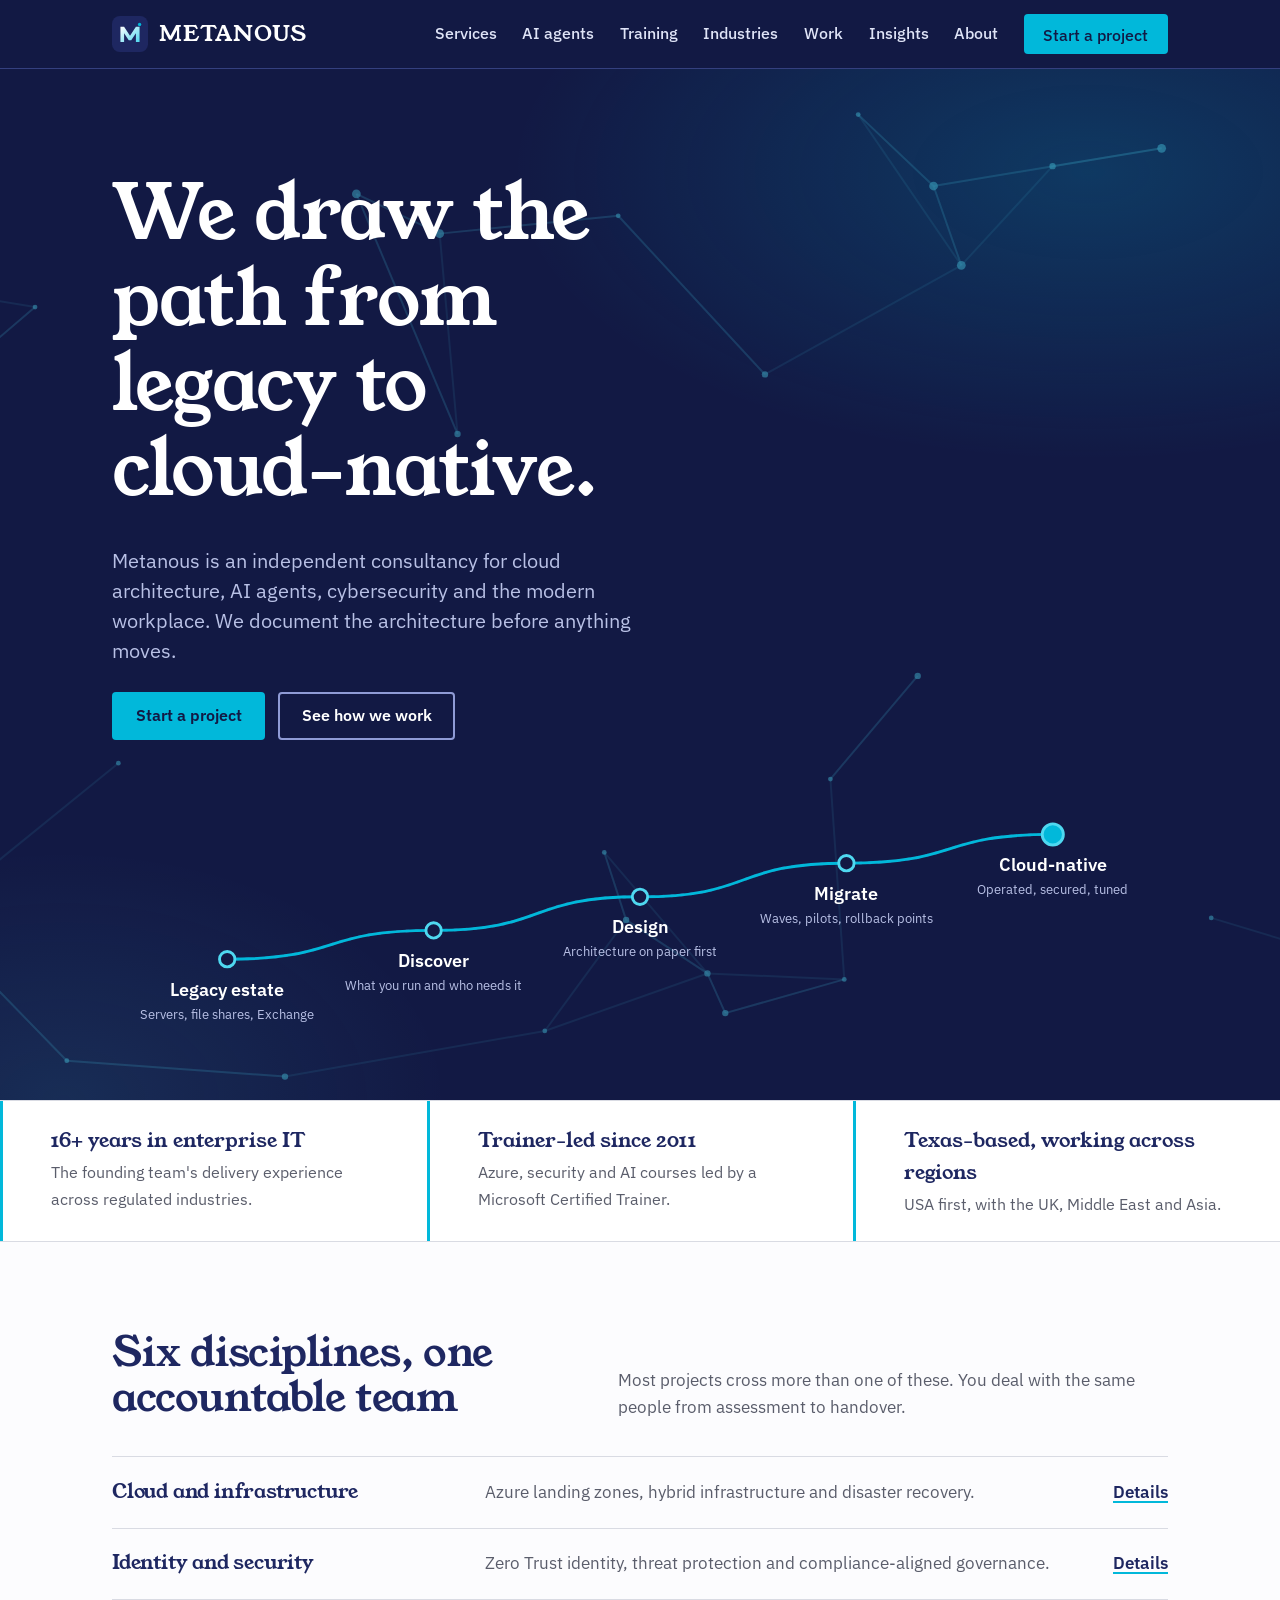
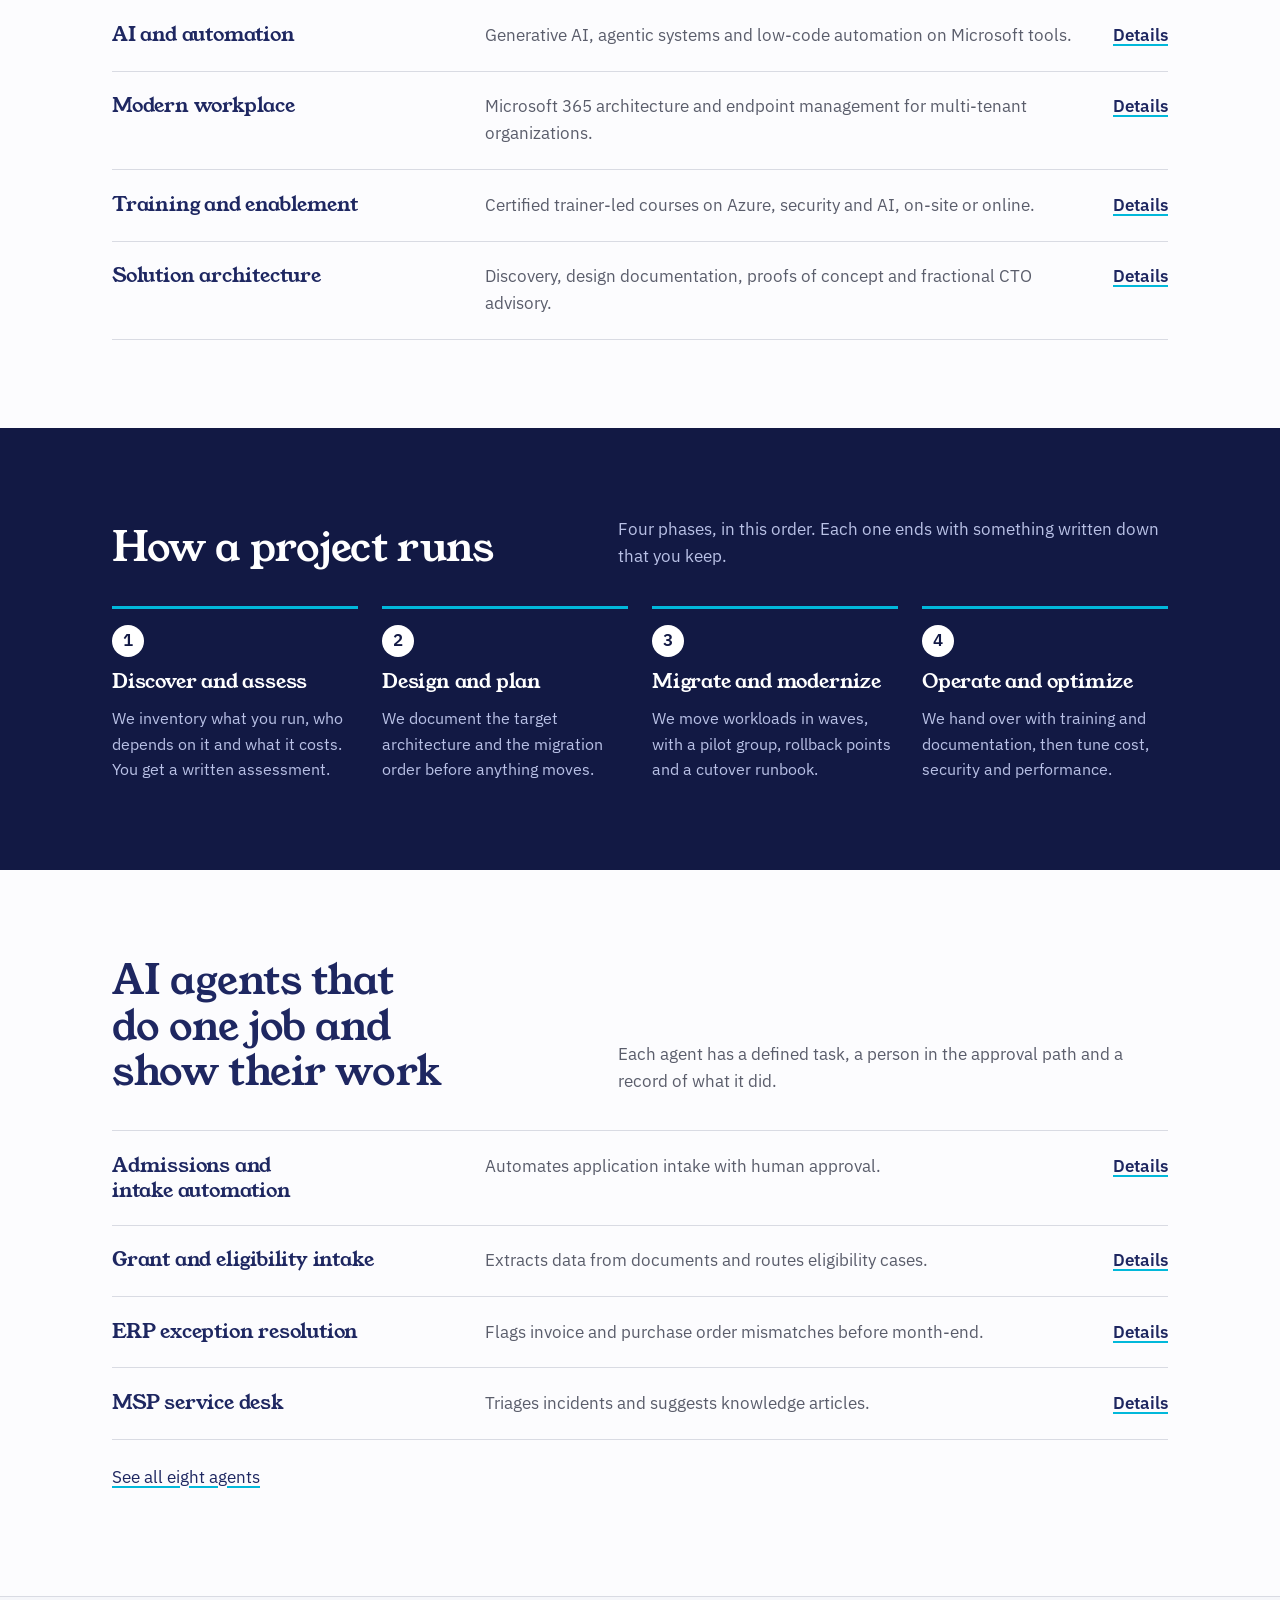
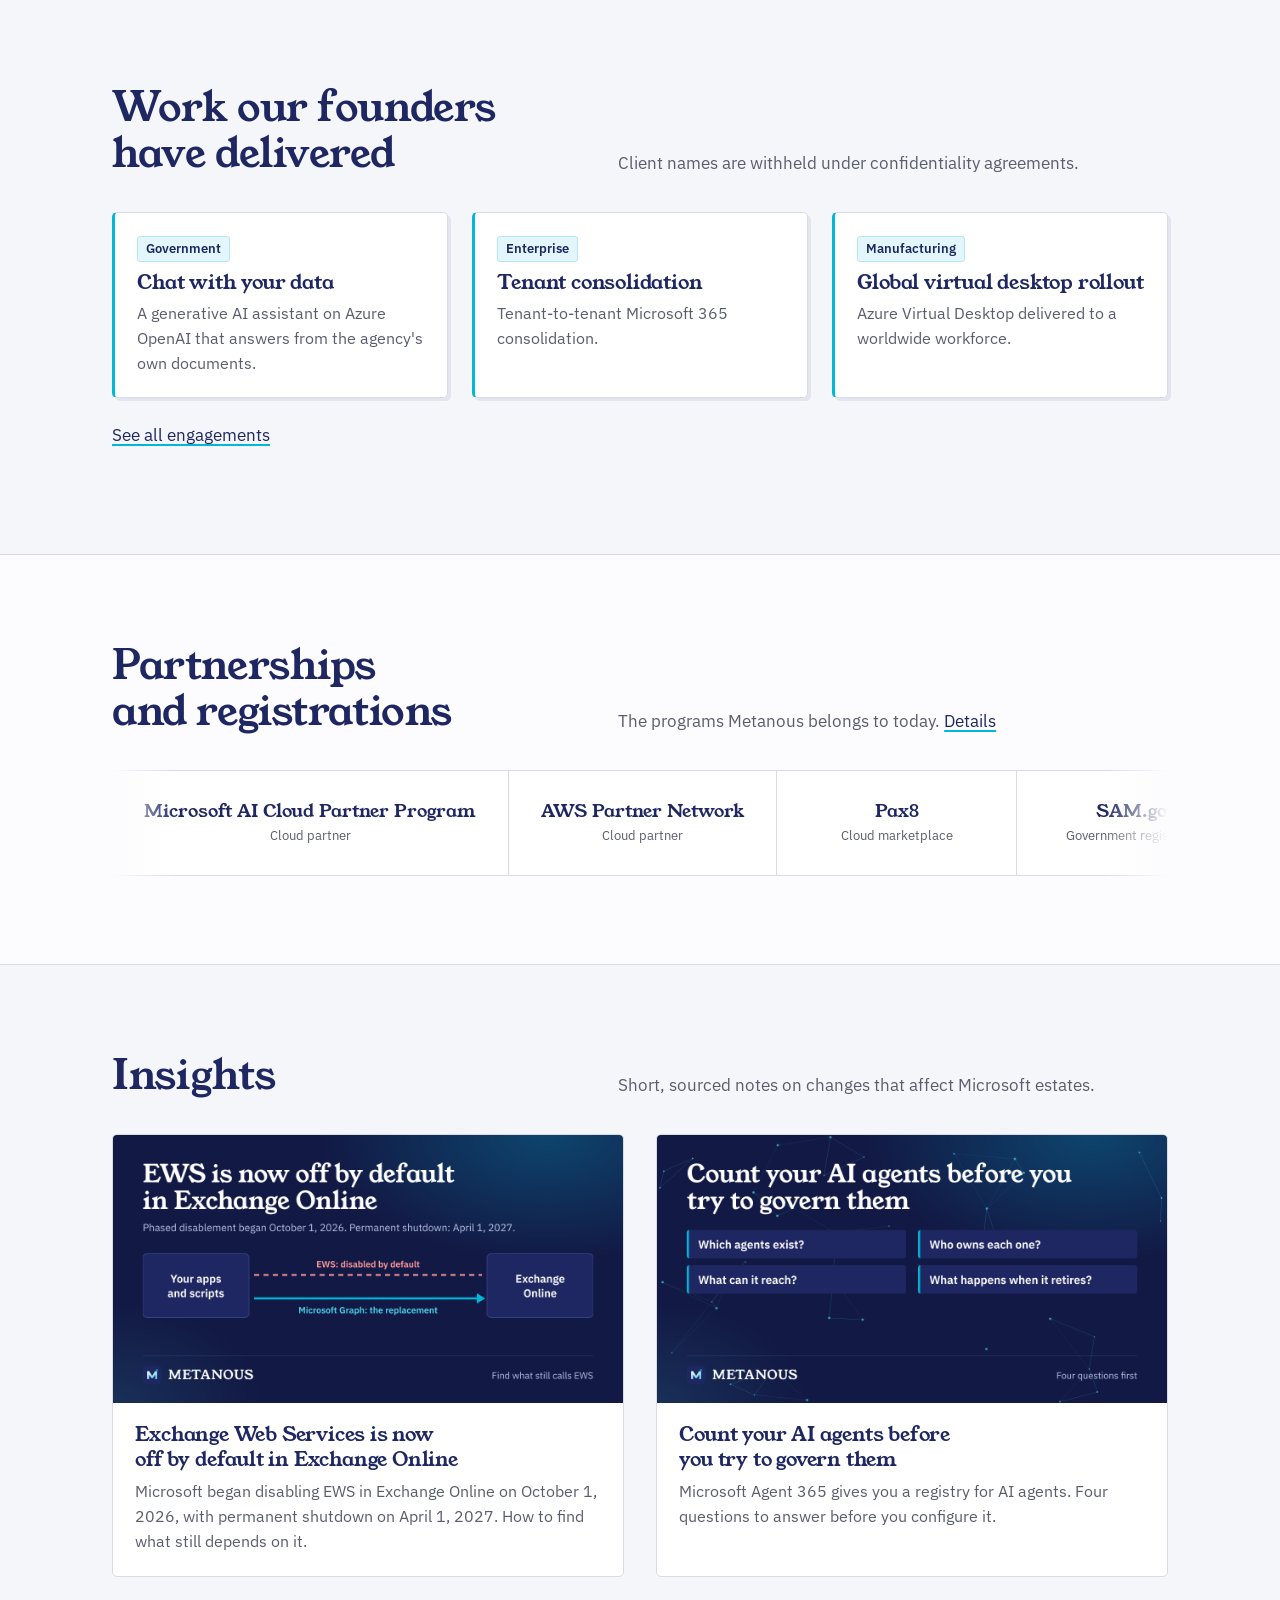
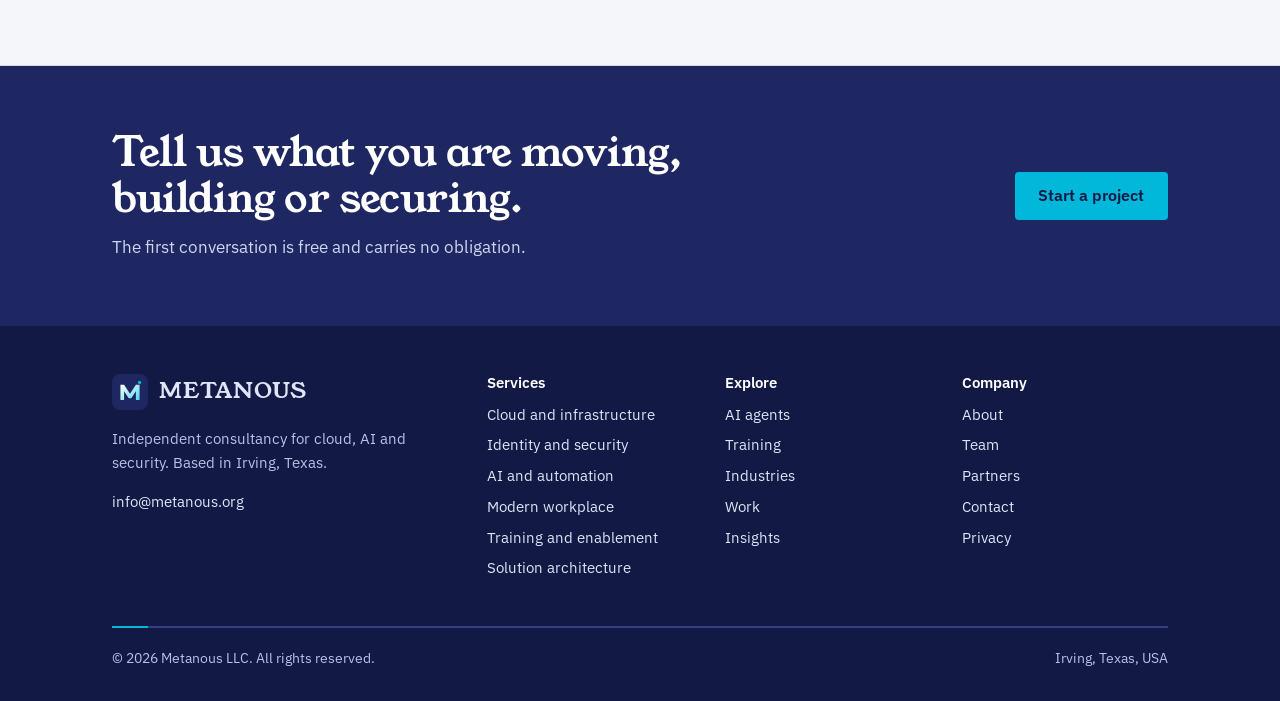
<file: index.html>
<!DOCTYPE html>
<html lang="en">
<head>
<meta charset="utf-8">
<meta name="viewport" content="width=device-width, initial-scale=1">
<title>Metanous | Cloud, AI and security consultancy in Texas</title>
<meta name="description" content="Metanous is an independent consultancy for Azure cloud migration, Microsoft 365, AI agents, identity and security, and Microsoft Certified Trainer-led training.">
<meta name="robots" content="index,follow">
<link rel="canonical" href="https://www.metanous.org/">
<meta property="og:site_name" content="Metanous">
<meta property="og:type" content="website">
<meta property="og:title" content="Metanous | Cloud, AI and security consultancy in Texas">
<meta property="og:description" content="Metanous is an independent consultancy for Azure cloud migration, Microsoft 365, AI agents, identity and security, and Microsoft Certified Trainer-led training.">
<meta property="og:url" content="https://www.metanous.org/">
<meta property="og:image" content="https://www.metanous.org/assets/img/og-default.png">
<meta property="og:image:width" content="1200">
<meta property="og:image:height" content="630">
<meta name="twitter:card" content="summary_large_image">
<meta name="theme-color" content="#121944">
<link rel="icon" href="favicon.svg" type="image/svg+xml">
<link rel="icon" href="favicon.ico" sizes="32x32">
<link rel="apple-touch-icon" href="assets/img/apple-touch-icon.png">
<link rel="manifest" href="site.webmanifest">
<link rel="preload" href="assets/fonts/young-serif-latin-400-normal.woff2" as="font" type="font/woff2" crossorigin>
<link rel="stylesheet" href="assets/css/site.css">
<script type="application/ld+json">{"@context": "https://schema.org", "@graph": [{"@type": "ProfessionalService", "@id": "https://www.metanous.org/#org", "name": "Metanous", "legalName": "Metanous LLC", "url": "https://www.metanous.org/", "email": "info@metanous.org", "logo": "https://www.metanous.org/assets/img/logo-512.png", "image": "https://www.metanous.org/assets/img/og-default.png", "description": "Independent consultancy for cloud architecture, AI agents, cybersecurity, modern workplace and technical training.", "address": {"@type": "PostalAddress", "addressLocality": "Irving", "addressRegion": "TX", "addressCountry": "US"}, "areaServed": ["US", "GB", "Middle East", "Asia"], "knowsAbout": ["Microsoft Azure", "Microsoft 365", "Microsoft Entra ID", "Zero Trust security", "Azure OpenAI", "AI agents", "Power Platform", "Tenant-to-tenant migration", "Cloud migration", "Technical training"]}, {"@type": "WebSite", "@id": "https://www.metanous.org/#site", "url": "https://www.metanous.org/", "name": "Metanous", "publisher": {"@id": "https://www.metanous.org/#org"}}]}</script>
</head>
<body>
<a class="skip" href="#main">Skip to content</a>
<header class="site-head">
  <div class="wrap">
    <a class="brand" href="index.html" aria-label="Metanous home"><img src="assets/img/logo-mark.svg" alt="" width="36" height="36"><span>METANOUS</span></a>
    <button class="nav-toggle" aria-controls="nav" aria-expanded="false">Menu</button>
    <nav class="nav" id="nav" aria-label="Main"><ul><li><a href="services.html">Services</a></li><li><a href="ai-agents.html">AI agents</a></li><li><a href="training.html">Training</a></li><li><a href="industries.html">Industries</a></li><li><a href="work.html">Work</a></li><li><a href="insights.html">Insights</a></li><li><a href="about.html">About</a></li><li><a class="btn btn-primary" href="contact.html">Start a project</a></li></ul></nav>
  </div>
</header>
<main id="main">

<section class="hero dark"><svg class="stars" viewBox="0 0 1200 520" preserveAspectRatio="xMidYMid slice" aria-hidden="true"><line x1="663" y1="154" x2="589" y2="74" stroke="#4FD8F0" stroke-opacity=".16"/><line x1="663" y1="154" x2="762" y2="99" stroke="#4FD8F0" stroke-opacity=".16"/><line x1="808" y1="49" x2="863" y2="40" stroke="#4FD8F0" stroke-opacity=".16"/><line x1="808" y1="49" x2="748" y2="59" stroke="#4FD8F0" stroke-opacity=".16"/><line x1="148" y1="96" x2="140" y2="95" stroke="#4FD8F0" stroke-opacity=".16"/><line x1="148" y1="96" x2="133" y2="62" stroke="#4FD8F0" stroke-opacity=".16"/><line x1="748" y1="59" x2="762" y2="99" stroke="#4FD8F0" stroke-opacity=".16"/><line x1="748" y1="59" x2="710" y2="23" stroke="#4FD8F0" stroke-opacity=".16"/><line x1="1039" y1="219" x2="1147" y2="185" stroke="#4FD8F0" stroke-opacity=".16"/><line x1="76" y1="88" x2="95" y2="136" stroke="#4FD8F0" stroke-opacity=".16"/><line x1="76" y1="88" x2="121" y2="126" stroke="#4FD8F0" stroke-opacity=".16"/><line x1="888" y1="428" x2="1017" y2="467" stroke="#4FD8F0" stroke-opacity=".16"/><line x1="143" y1="246" x2="101" y2="226" stroke="#4FD8F0" stroke-opacity=".16"/><line x1="143" y1="246" x2="158" y2="321" stroke="#4FD8F0" stroke-opacity=".16"/><line x1="185" y1="434" x2="241" y2="428" stroke="#4FD8F0" stroke-opacity=".16"/><line x1="185" y1="434" x2="158" y2="321" stroke="#4FD8F0" stroke-opacity=".16"/><line x1="121" y1="126" x2="95" y2="136" stroke="#4FD8F0" stroke-opacity=".16"/><line x1="121" y1="126" x2="140" y2="95" stroke="#4FD8F0" stroke-opacity=".16"/><line x1="457" y1="63" x2="499" y2="83" stroke="#4FD8F0" stroke-opacity=".16"/><line x1="457" y1="63" x2="508" y2="184" stroke="#4FD8F0" stroke-opacity=".16"/><line x1="1181" y1="406" x2="1199" y2="464" stroke="#4FD8F0" stroke-opacity=".16"/><line x1="1181" y1="406" x2="1169" y2="315" stroke="#4FD8F0" stroke-opacity=".16"/><line x1="101" y1="226" x2="143" y2="246" stroke="#4FD8F0" stroke-opacity=".16"/><line x1="101" y1="226" x2="95" y2="136" stroke="#4FD8F0" stroke-opacity=".16"/><line x1="95" y1="136" x2="121" y2="126" stroke="#4FD8F0" stroke-opacity=".16"/><line x1="95" y1="136" x2="76" y2="88" stroke="#4FD8F0" stroke-opacity=".16"/><line x1="593" y1="429" x2="582" y2="395" stroke="#4FD8F0" stroke-opacity=".16"/><line x1="593" y1="429" x2="634" y2="456" stroke="#4FD8F0" stroke-opacity=".16"/><line x1="295" y1="120" x2="211" y2="192" stroke="#4FD8F0" stroke-opacity=".16"/><line x1="295" y1="120" x2="148" y2="96" stroke="#4FD8F0" stroke-opacity=".16"/><line x1="1169" y1="315" x2="1176" y2="307" stroke="#4FD8F0" stroke-opacity=".16"/><line x1="1169" y1="315" x2="1181" y2="406" stroke="#4FD8F0" stroke-opacity=".16"/><line x1="1147" y1="185" x2="1039" y2="219" stroke="#4FD8F0" stroke-opacity=".16"/><line x1="1147" y1="185" x2="1121" y2="64" stroke="#4FD8F0" stroke-opacity=".16"/><line x1="211" y1="192" x2="143" y2="246" stroke="#4FD8F0" stroke-opacity=".16"/><line x1="211" y1="192" x2="295" y2="120" stroke="#4FD8F0" stroke-opacity=".16"/><line x1="762" y1="99" x2="748" y2="59" stroke="#4FD8F0" stroke-opacity=".16"/><line x1="762" y1="99" x2="808" y2="49" stroke="#4FD8F0" stroke-opacity=".16"/><line x1="1121" y1="64" x2="1155" y2="61" stroke="#4FD8F0" stroke-opacity=".16"/><line x1="1121" y1="64" x2="1147" y2="185" stroke="#4FD8F0" stroke-opacity=".16"/><line x1="1155" y1="61" x2="1121" y2="64" stroke="#4FD8F0" stroke-opacity=".16"/><line x1="1155" y1="61" x2="1147" y2="185" stroke="#4FD8F0" stroke-opacity=".16"/><line x1="421" y1="508" x2="311" y2="500" stroke="#4FD8F0" stroke-opacity=".16"/><line x1="421" y1="508" x2="552" y2="485" stroke="#4FD8F0" stroke-opacity=".16"/><line x1="1088" y1="437" x2="1075" y2="506" stroke="#4FD8F0" stroke-opacity=".16"/><line x1="1088" y1="437" x2="1017" y2="467" stroke="#4FD8F0" stroke-opacity=".16"/><line x1="643" y1="476" x2="634" y2="456" stroke="#4FD8F0" stroke-opacity=".16"/><line x1="643" y1="476" x2="703" y2="459" stroke="#4FD8F0" stroke-opacity=".16"/><line x1="1199" y1="464" x2="1181" y2="406" stroke="#4FD8F0" stroke-opacity=".16"/><line x1="1199" y1="464" x2="1088" y2="437" stroke="#4FD8F0" stroke-opacity=".16"/><line x1="740" y1="306" x2="696" y2="358" stroke="#4FD8F0" stroke-opacity=".16"/><line x1="508" y1="184" x2="499" y2="83" stroke="#4FD8F0" stroke-opacity=".16"/><line x1="508" y1="184" x2="457" y2="63" stroke="#4FD8F0" stroke-opacity=".16"/><line x1="499" y1="83" x2="457" y2="63" stroke="#4FD8F0" stroke-opacity=".16"/><line x1="499" y1="83" x2="589" y2="74" stroke="#4FD8F0" stroke-opacity=".16"/><line x1="1176" y1="307" x2="1169" y2="315" stroke="#4FD8F0" stroke-opacity=".16"/><line x1="1176" y1="307" x2="1181" y2="406" stroke="#4FD8F0" stroke-opacity=".16"/><line x1="1075" y1="506" x2="1017" y2="467" stroke="#4FD8F0" stroke-opacity=".16"/><line x1="1075" y1="506" x2="1088" y2="437" stroke="#4FD8F0" stroke-opacity=".16"/><line x1="703" y1="459" x2="643" y2="476" stroke="#4FD8F0" stroke-opacity=".16"/><line x1="703" y1="459" x2="634" y2="456" stroke="#4FD8F0" stroke-opacity=".16"/><line x1="589" y1="74" x2="499" y2="83" stroke="#4FD8F0" stroke-opacity=".16"/><line x1="589" y1="74" x2="663" y2="154" stroke="#4FD8F0" stroke-opacity=".16"/><line x1="241" y1="428" x2="185" y2="434" stroke="#4FD8F0" stroke-opacity=".16"/><line x1="241" y1="428" x2="311" y2="500" stroke="#4FD8F0" stroke-opacity=".16"/><line x1="337" y1="350" x2="241" y2="428" stroke="#4FD8F0" stroke-opacity=".16"/><line x1="311" y1="500" x2="241" y2="428" stroke="#4FD8F0" stroke-opacity=".16"/><line x1="311" y1="500" x2="421" y2="508" stroke="#4FD8F0" stroke-opacity=".16"/><line x1="863" y1="40" x2="808" y2="49" stroke="#4FD8F0" stroke-opacity=".16"/><line x1="863" y1="40" x2="748" y2="59" stroke="#4FD8F0" stroke-opacity=".16"/><line x1="158" y1="321" x2="143" y2="246" stroke="#4FD8F0" stroke-opacity=".16"/><line x1="158" y1="321" x2="101" y2="226" stroke="#4FD8F0" stroke-opacity=".16"/><line x1="696" y1="358" x2="740" y2="306" stroke="#4FD8F0" stroke-opacity=".16"/><line x1="696" y1="358" x2="703" y2="459" stroke="#4FD8F0" stroke-opacity=".16"/><line x1="1017" y1="467" x2="1075" y2="506" stroke="#4FD8F0" stroke-opacity=".16"/><line x1="1017" y1="467" x2="1088" y2="437" stroke="#4FD8F0" stroke-opacity=".16"/><line x1="140" y1="95" x2="148" y2="96" stroke="#4FD8F0" stroke-opacity=".16"/><line x1="140" y1="95" x2="133" y2="62" stroke="#4FD8F0" stroke-opacity=".16"/><line x1="552" y1="485" x2="593" y2="429" stroke="#4FD8F0" stroke-opacity=".16"/><line x1="552" y1="485" x2="634" y2="456" stroke="#4FD8F0" stroke-opacity=".16"/><line x1="133" y1="62" x2="140" y2="95" stroke="#4FD8F0" stroke-opacity=".16"/><line x1="133" y1="62" x2="148" y2="96" stroke="#4FD8F0" stroke-opacity=".16"/><line x1="634" y1="456" x2="643" y2="476" stroke="#4FD8F0" stroke-opacity=".16"/><line x1="634" y1="456" x2="593" y2="429" stroke="#4FD8F0" stroke-opacity=".16"/><line x1="582" y1="395" x2="593" y2="429" stroke="#4FD8F0" stroke-opacity=".16"/><line x1="582" y1="395" x2="634" y2="456" stroke="#4FD8F0" stroke-opacity=".16"/><line x1="710" y1="23" x2="748" y2="59" stroke="#4FD8F0" stroke-opacity=".16"/><line x1="710" y1="23" x2="762" y2="99" stroke="#4FD8F0" stroke-opacity=".16"/><circle cx="663" cy="154" r="1.6" fill="#4FD8F0" fill-opacity=".7"/><circle cx="808" cy="49" r="1.6" fill="#4FD8F0" fill-opacity=".7"/><circle cx="148" cy="96" r="1.2" fill="#4FD8F0" fill-opacity=".7"/><circle cx="748" cy="59" r="2.2" fill="#4FD8F0" fill-opacity=".7"/><circle cx="1039" cy="219" r="1.2" fill="#4FD8F0" fill-opacity=".7"/><circle cx="76" cy="88" r="1.6" fill="#4FD8F0" fill-opacity=".7"/><circle cx="888" cy="428" r="1.2" fill="#4FD8F0" fill-opacity=".7"/><circle cx="143" cy="246" r="1.2" fill="#4FD8F0" fill-opacity=".7"/><circle cx="185" cy="434" r="1.6" fill="#4FD8F0" fill-opacity=".7"/><circle cx="121" cy="126" r="1.2" fill="#4FD8F0" fill-opacity=".7"/><circle cx="457" cy="63" r="2.2" fill="#4FD8F0" fill-opacity=".7"/><circle cx="1181" cy="406" r="1.2" fill="#4FD8F0" fill-opacity=".7"/><circle cx="101" cy="226" r="1.6" fill="#4FD8F0" fill-opacity=".7"/><circle cx="95" cy="136" r="1.6" fill="#4FD8F0" fill-opacity=".7"/><circle cx="593" cy="429" r="1.6" fill="#4FD8F0" fill-opacity=".7"/><circle cx="295" cy="120" r="1.2" fill="#4FD8F0" fill-opacity=".7"/><circle cx="1169" cy="315" r="1.2" fill="#4FD8F0" fill-opacity=".7"/><circle cx="1147" cy="185" r="1.6" fill="#4FD8F0" fill-opacity=".7"/><circle cx="211" cy="192" r="1.6" fill="#4FD8F0" fill-opacity=".7"/><circle cx="762" cy="99" r="2.2" fill="#4FD8F0" fill-opacity=".7"/><circle cx="1121" cy="64" r="1.6" fill="#4FD8F0" fill-opacity=".7"/><circle cx="1155" cy="61" r="1.2" fill="#4FD8F0" fill-opacity=".7"/><circle cx="421" cy="508" r="1.6" fill="#4FD8F0" fill-opacity=".7"/><circle cx="1088" cy="437" r="2.2" fill="#4FD8F0" fill-opacity=".7"/><circle cx="643" cy="476" r="1.6" fill="#4FD8F0" fill-opacity=".7"/><circle cx="1199" cy="464" r="2.2" fill="#4FD8F0" fill-opacity=".7"/><circle cx="740" cy="306" r="1.6" fill="#4FD8F0" fill-opacity=".7"/><circle cx="508" cy="184" r="1.6" fill="#4FD8F0" fill-opacity=".7"/><circle cx="499" cy="83" r="2.2" fill="#4FD8F0" fill-opacity=".7"/><circle cx="1176" cy="307" r="1.6" fill="#4FD8F0" fill-opacity=".7"/><circle cx="1075" cy="506" r="1.2" fill="#4FD8F0" fill-opacity=".7"/><circle cx="703" cy="459" r="1.2" fill="#4FD8F0" fill-opacity=".7"/><circle cx="589" cy="74" r="1.2" fill="#4FD8F0" fill-opacity=".7"/><circle cx="241" cy="428" r="1.2" fill="#4FD8F0" fill-opacity=".7"/><circle cx="337" cy="350" r="1.2" fill="#4FD8F0" fill-opacity=".7"/><circle cx="311" cy="500" r="1.2" fill="#4FD8F0" fill-opacity=".7"/><circle cx="863" cy="40" r="2.2" fill="#4FD8F0" fill-opacity=".7"/><circle cx="158" cy="321" r="1.2" fill="#4FD8F0" fill-opacity=".7"/><circle cx="696" cy="358" r="1.2" fill="#4FD8F0" fill-opacity=".7"/><circle cx="1017" cy="467" r="1.6" fill="#4FD8F0" fill-opacity=".7"/><circle cx="140" cy="95" r="2.2" fill="#4FD8F0" fill-opacity=".7"/><circle cx="552" cy="485" r="1.2" fill="#4FD8F0" fill-opacity=".7"/><circle cx="133" cy="62" r="1.6" fill="#4FD8F0" fill-opacity=".7"/><circle cx="634" cy="456" r="1.6" fill="#4FD8F0" fill-opacity=".7"/><circle cx="582" cy="395" r="1.2" fill="#4FD8F0" fill-opacity=".7"/><circle cx="710" cy="23" r="1.2" fill="#4FD8F0" fill-opacity=".7"/></svg>
  <div class="wrap">
    <h1>We draw the path from legacy to cloud-native.</h1>
    <p class="lede">Metanous is an independent consultancy for cloud architecture, AI agents, cybersecurity and the modern workplace. We document the architecture before anything moves.</p>
    <div class="btn-row"><a class="btn btn-primary" href="contact.html">Start a project</a><a class="btn btn-ghost" href="about.html#how-we-work">See how we work</a></div>
    <div class="route"><svg viewBox="0 0 1100 250" aria-hidden="true"><path d="M120 170 C240 170, 215 140, 335 140 C455 140, 430 105, 550 105 C670 105, 645 70, 765 70 C885 70, 860 40, 980 40" fill="none" stroke="#34407f" stroke-width="3" stroke-dasharray="2 8" stroke-linecap="round"/><path class="line" pathLength="1" d="M120 170 C240 170, 215 140, 335 140 C455 140, 430 105, 550 105 C670 105, 645 70, 765 70 C885 70, 860 40, 980 40"/><g class="node n1"><circle cx="120" cy="170" r="8" fill="#121944" stroke="#4FD8F0" stroke-width="3"/><text x="120" y="208" text-anchor="middle" font-size="19" font-weight="600" fill="#fff">Legacy estate</text><text x="120" y="232" text-anchor="middle" font-size="14" fill="#b9c1e6">Servers, file shares, Exchange</text></g><g class="node n2"><circle cx="335" cy="140" r="8" fill="#121944" stroke="#4FD8F0" stroke-width="3"/><text x="335" y="178" text-anchor="middle" font-size="19" font-weight="600" fill="#fff">Discover</text><text x="335" y="202" text-anchor="middle" font-size="14" fill="#b9c1e6">What you run and who needs it</text></g><g class="node n3"><circle cx="550" cy="105" r="8" fill="#121944" stroke="#4FD8F0" stroke-width="3"/><text x="550" y="143" text-anchor="middle" font-size="19" font-weight="600" fill="#fff">Design</text><text x="550" y="167" text-anchor="middle" font-size="14" fill="#b9c1e6">Architecture on paper first</text></g><g class="node n4"><circle cx="765" cy="70" r="8" fill="#121944" stroke="#4FD8F0" stroke-width="3"/><text x="765" y="108" text-anchor="middle" font-size="19" font-weight="600" fill="#fff">Migrate</text><text x="765" y="132" text-anchor="middle" font-size="14" fill="#b9c1e6">Waves, pilots, rollback points</text></g><g class="node n5"><circle cx="980" cy="40" r="11" fill="#01B8DA" stroke="#4FD8F0" stroke-width="3"/><text x="980" y="78" text-anchor="middle" font-size="19" font-weight="600" fill="#fff">Cloud-native</text><text x="980" y="102" text-anchor="middle" font-size="14" fill="#b9c1e6">Operated, secured, tuned</text></g></svg></div>
  </div>
</section>
<div class="facts">
  <div><strong>16+ years in enterprise IT</strong><span>The founding team's delivery experience across regulated industries.</span></div>
  <div><strong>Trainer-led since 2011</strong><span>Azure, security and AI courses led by a Microsoft Certified Trainer.</span></div>
  <div><strong>Texas-based, working across regions</strong><span>USA first, with the UK, Middle East and Asia.</span></div>
</div>
<section class="section"><div class="wrap">
  <div class="section-head"><h2>Six disciplines, one accountable team</h2><p>Most projects cross more than one of these. You deal with the same people from assessment to handover.</p></div>
  <ul class="index"><li><h3>Cloud and infrastructure</h3><p>Azure landing zones, hybrid infrastructure and disaster recovery.</p><a class="go" href="services.html#cloud">Details</a></li><li><h3>Identity and security</h3><p>Zero Trust identity, threat protection and compliance-aligned governance.</p><a class="go" href="services.html#security">Details</a></li><li><h3>AI and automation</h3><p>Generative AI, agentic systems and low-code automation on Microsoft tools.</p><a class="go" href="services.html#ai">Details</a></li><li><h3>Modern workplace</h3><p>Microsoft 365 architecture and endpoint management for multi-tenant organizations.</p><a class="go" href="services.html#workplace">Details</a></li><li><h3>Training and enablement</h3><p>Certified trainer-led courses on Azure, security and AI, on-site or online.</p><a class="go" href="services.html#training">Details</a></li><li><h3>Solution architecture</h3><p>Discovery, design documentation, proofs of concept and fractional CTO advisory.</p><a class="go" href="services.html#architecture">Details</a></li></ul>
</div></section>
<section class="section dark"><div class="wrap">
  <div class="section-head"><h2>How a project runs</h2><p>Four phases, in this order. Each one ends with something written down that you keep.</p></div>
  <ol class="phases"><li><h3>Discover and assess</h3><p>We inventory what you run, who depends on it and what it costs. You get a written assessment.</p></li><li><h3>Design and plan</h3><p>We document the target architecture and the migration order before anything moves.</p></li><li><h3>Migrate and modernize</h3><p>We move workloads in waves, with a pilot group, rollback points and a cutover runbook.</p></li><li><h3>Operate and optimize</h3><p>We hand over with training and documentation, then tune cost, security and performance.</p></li></ol>
</div></section>
<section class="section"><div class="wrap">
  <div class="section-head"><h2>AI agents that do one job and show their work</h2><p>Each agent has a defined task, a person in the approval path and a record of what it did.</p></div>
  <ul class="index"><li><h3>Admissions and intake automation</h3><p>Automates application intake with human approval.</p><a class="go" href="ai-agents.html#admissions">Details</a></li><li><h3>Grant and eligibility intake</h3><p>Extracts data from documents and routes eligibility cases.</p><a class="go" href="ai-agents.html#grants">Details</a></li><li><h3>ERP exception resolution</h3><p>Flags invoice and purchase order mismatches before month-end.</p><a class="go" href="ai-agents.html#erp">Details</a></li><li><h3>MSP service desk</h3><p>Triages incidents and suggests knowledge articles.</p><a class="go" href="ai-agents.html#servicedesk">Details</a></li></ul>
  <p style="margin-top:1.5rem"><a href="ai-agents.html">See all eight agents</a></p>
</div></section>
<section class="section tint"><div class="wrap">
  <div class="section-head"><h2>Work our founders have delivered</h2><p>Client names are withheld under confidentiality agreements.</p></div>
  <div class="work"><article><span class="tag">Government</span><h3>Chat with your data</h3><p>A generative AI assistant on Azure OpenAI that answers from the agency's own documents.</p></article><article><span class="tag">Enterprise</span><h3>Tenant consolidation</h3><p>Tenant-to-tenant Microsoft 365 consolidation.</p></article><article><span class="tag">Manufacturing</span><h3>Global virtual desktop rollout</h3><p>Azure Virtual Desktop delivered to a worldwide workforce.</p></article></div>
  <p style="margin-top:1.5rem"><a href="work.html">See all engagements</a></p>
</div></section>
<section class="section"><div class="wrap">
  <div class="section-head"><h2>Partnerships and registrations</h2><p>The programs Metanous belongs to today. <a href="about.html#partners">Details</a></p></div>
  <div class="pm" role="region" aria-label="Partnerships and registrations"><div class="pm-track"><ul class="pm-set"><li class="pm-tile"><span class="pm-name">Microsoft AI Cloud Partner Program</span><span class="pm-kind">Cloud partner</span></li><li class="pm-tile"><span class="pm-name">AWS Partner Network</span><span class="pm-kind">Cloud partner</span></li><li class="pm-tile"><span class="pm-name">Pax8</span><span class="pm-kind">Cloud marketplace</span></li><li class="pm-tile"><span class="pm-name">SAM.gov</span><span class="pm-kind">Government registration</span></li><li class="pm-tile"><span class="pm-name">Climb Channel Solutions</span><span class="pm-kind">Distributor</span></li></ul><ul class="pm-set" aria-hidden="true"><li class="pm-tile"><span class="pm-name">Microsoft AI Cloud Partner Program</span><span class="pm-kind">Cloud partner</span></li><li class="pm-tile"><span class="pm-name">AWS Partner Network</span><span class="pm-kind">Cloud partner</span></li><li class="pm-tile"><span class="pm-name">Pax8</span><span class="pm-kind">Cloud marketplace</span></li><li class="pm-tile"><span class="pm-name">SAM.gov</span><span class="pm-kind">Government registration</span></li><li class="pm-tile"><span class="pm-name">Climb Channel Solutions</span><span class="pm-kind">Distributor</span></li></ul></div></div>
</div></section>
<section class="section tint"><div class="wrap">
  <div class="section-head"><h2>Insights</h2><p>Short, sourced notes on changes that affect Microsoft estates.</p></div>
  <div class="posts"><a class="post-card" href="ews-retirement-exchange-online.html"><img src="assets/img/insight-ews.png" alt="" width="1200" height="630" loading="lazy"><div><h3>Exchange Web Services is now off by default in Exchange Online</h3><p>Microsoft began disabling EWS in Exchange Online on October 1, 2026, with permanent shutdown on April 1, 2027. How to find what still depends on it.</p></div></a><a class="post-card" href="count-your-ai-agents.html"><img src="assets/img/insight-agents.png" alt="" width="1200" height="630" loading="lazy"><div><h3>Count your AI agents before you try to govern them</h3><p>Microsoft Agent 365 gives you a registry for AI agents. Four questions to answer before you configure it.</p></div></a></div>
</div></section>

</main>
<section class="cta" aria-label="Start a project">
  <div class="wrap">
    <div><h2>Tell us what you are moving, building or securing.</h2><p>The first conversation is free and carries no obligation.</p></div>
    <a class="btn btn-primary" href="contact.html">Start a project</a>
  </div>
</section>
<footer class="site-foot">
  <div class="wrap">
    <div class="foot-grid">
      <div><a class="brand" href="index.html"><img src="assets/img/logo-mark.svg" alt="" width="36" height="36"><span>METANOUS</span></a>
        <p style="margin-top:1rem;max-width:34ch">Independent consultancy for cloud, AI and security. Based in Irving, Texas.</p>
        <p><a href="mailto:info@metanous.org">info@metanous.org</a></p></div>
      <div><h2>Services</h2><ul><li><a href="services.html#cloud">Cloud and infrastructure</a></li><li><a href="services.html#security">Identity and security</a></li><li><a href="services.html#ai">AI and automation</a></li><li><a href="services.html#workplace">Modern workplace</a></li><li><a href="services.html#training">Training and enablement</a></li><li><a href="services.html#architecture">Solution architecture</a></li></ul></div>
      <div><h2>Explore</h2><ul><li><a href="ai-agents.html">AI agents</a></li><li><a href="training.html">Training</a></li><li><a href="industries.html">Industries</a></li><li><a href="work.html">Work</a></li><li><a href="insights.html">Insights</a></li></ul></div>
      <div><h2>Company</h2><ul><li><a href="about.html">About</a></li><li><a href="team.html">Team</a></li><li><a href="about.html#partners">Partners</a></li><li><a href="contact.html">Contact</a></li><li><a href="privacy.html">Privacy</a></li></ul></div>
    </div>
    <div class="foot-base"><span>&copy; <span id="year">2026</span> Metanous LLC. All rights reserved.</span><span>Irving, Texas, USA</span></div>
  </div>
</footer>
<script src="assets/js/config.js"></script>
<script src="assets/js/site.js"></script>
</body>
</html>
</file>
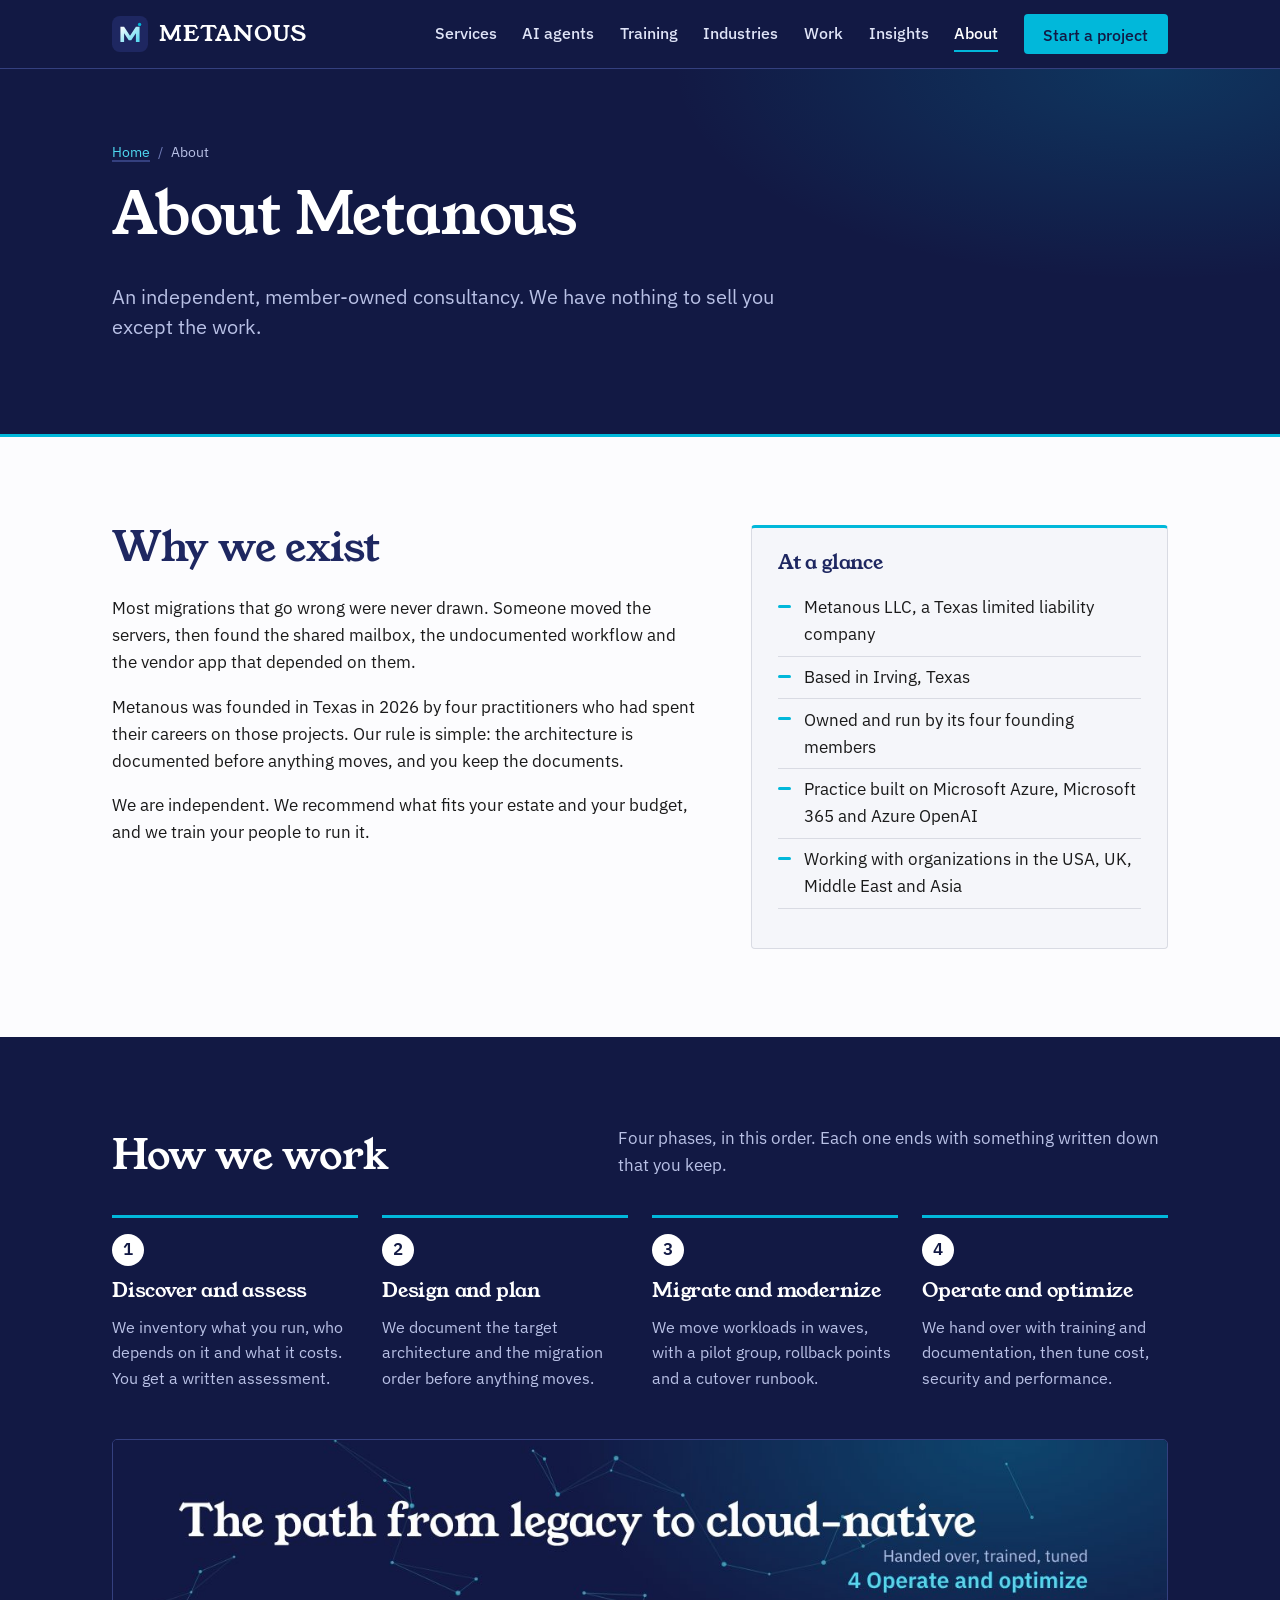
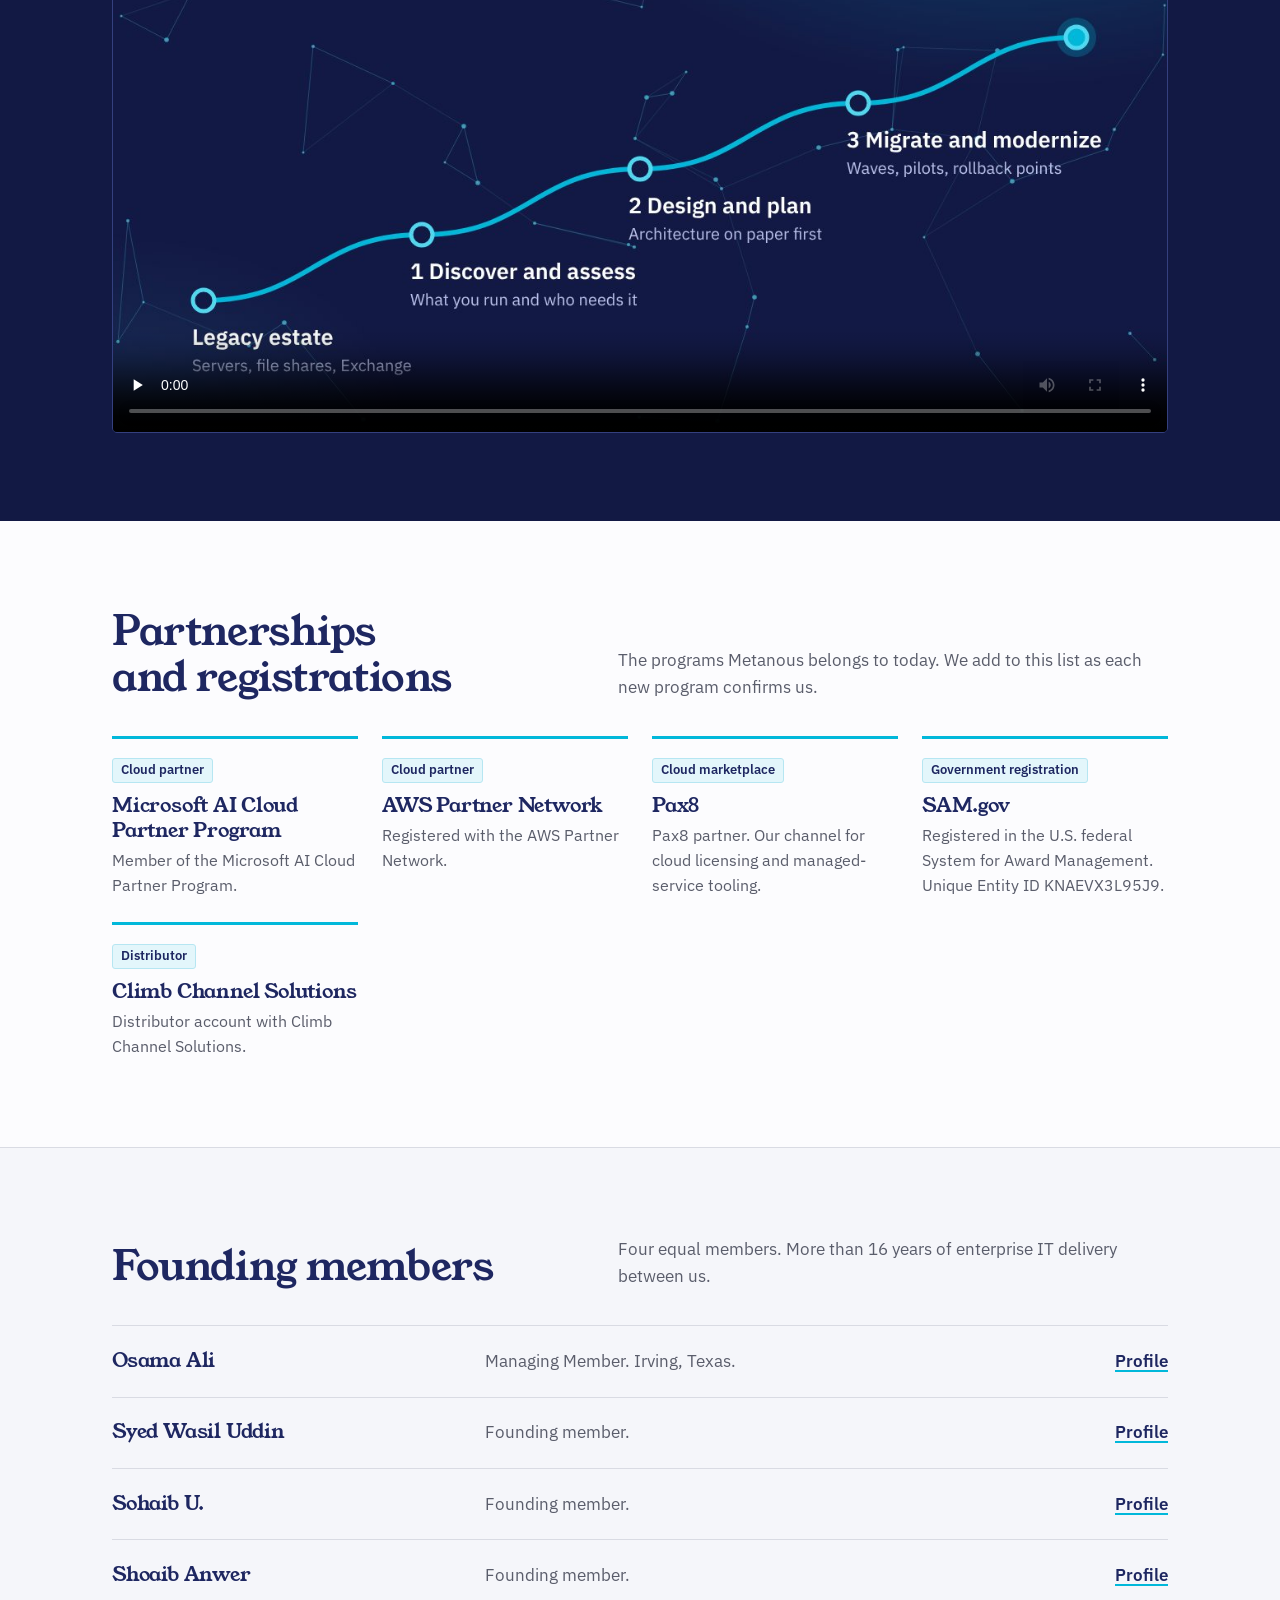
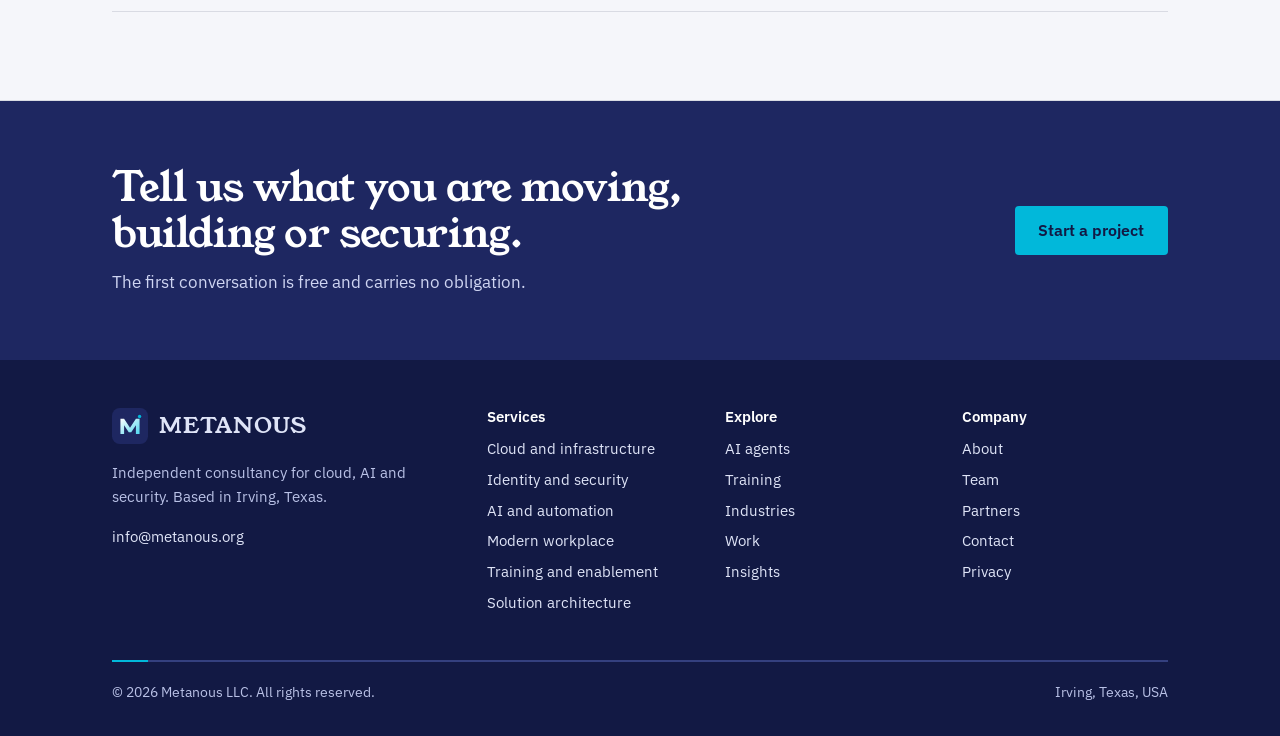
<file: about.html>
<!DOCTYPE html>
<html lang="en">
<head>
<meta charset="utf-8">
<meta name="viewport" content="width=device-width, initial-scale=1">
<title>About Metanous: an independent Texas consultancy | Metanous</title>
<meta name="description" content="Metanous LLC is an independent, member-owned consultancy in Irving, Texas. How we work, who we are and where we operate.">
<meta name="robots" content="index,follow">
<link rel="canonical" href="https://www.metanous.org/about.html">
<meta property="og:site_name" content="Metanous">
<meta property="og:type" content="website">
<meta property="og:title" content="About Metanous: an independent Texas consultancy">
<meta property="og:description" content="Metanous LLC is an independent, member-owned consultancy in Irving, Texas. How we work, who we are and where we operate.">
<meta property="og:url" content="https://www.metanous.org/about.html">
<meta property="og:image" content="https://www.metanous.org/assets/img/og-default.png">
<meta property="og:image:width" content="1200">
<meta property="og:image:height" content="630">
<meta name="twitter:card" content="summary_large_image">
<meta name="theme-color" content="#121944">
<link rel="icon" href="favicon.svg" type="image/svg+xml">
<link rel="icon" href="favicon.ico" sizes="32x32">
<link rel="apple-touch-icon" href="assets/img/apple-touch-icon.png">
<link rel="manifest" href="site.webmanifest">
<link rel="preload" href="assets/fonts/young-serif-latin-400-normal.woff2" as="font" type="font/woff2" crossorigin>
<link rel="stylesheet" href="assets/css/site.css">
<script type="application/ld+json">{"@context": "https://schema.org", "@graph": [{"@type": "AboutPage", "url": "https://www.metanous.org/about.html", "about": {"@id": "https://www.metanous.org/#org"}}, {"@type": "BreadcrumbList", "itemListElement": [{"@type": "ListItem", "position": 1, "name": "Home", "item": "https://www.metanous.org/"}, {"@type": "ListItem", "position": 2, "name": "About", "item": "https://www.metanous.org/about.html"}]}]}</script>
</head>
<body>
<a class="skip" href="#main">Skip to content</a>
<header class="site-head">
  <div class="wrap">
    <a class="brand" href="index.html" aria-label="Metanous home"><img src="assets/img/logo-mark.svg" alt="" width="36" height="36"><span>METANOUS</span></a>
    <button class="nav-toggle" aria-controls="nav" aria-expanded="false">Menu</button>
    <nav class="nav" id="nav" aria-label="Main"><ul><li><a href="services.html">Services</a></li><li><a href="ai-agents.html">AI agents</a></li><li><a href="training.html">Training</a></li><li><a href="industries.html">Industries</a></li><li><a href="work.html">Work</a></li><li><a href="insights.html">Insights</a></li><li><a href="about.html" aria-current="page">About</a></li><li><a class="btn btn-primary" href="contact.html">Start a project</a></li></ul></nav>
  </div>
</header>
<main id="main">
<section class="page-head dark"><div class="wrap"><nav class="crumbs" aria-label="Breadcrumb"><ol><li><a href="index.html">Home</a></li><li aria-current="page">About</li></ol></nav><h1>About Metanous</h1><p class="lede">An independent, member-owned consultancy. We have nothing to sell you except the work.</p></div></section><section class="section"><div class="wrap"><div class="cols wide-left">
  <div><h2>Why we exist</h2>
  <p>Most migrations that go wrong were never drawn. Someone moved the servers, then found the shared mailbox, the undocumented workflow and the vendor app that depended on them.</p>
  <p>Metanous was founded in Texas in 2026 by four practitioners who had spent their careers on those projects. Our rule is simple: the architecture is documented before anything moves, and you keep the documents.</p>
  <p>We are independent. We recommend what fits your estate and your budget, and we train your people to run it.</p></div>
  <div class="callout"><h3>At a glance</h3><ul class="ticks"><li>Metanous LLC, a Texas limited liability company</li><li>Based in Irving, Texas</li><li>Owned and run by its four founding members</li><li>Practice built on Microsoft Azure, Microsoft 365 and Azure OpenAI</li><li>Working with organizations in the USA, UK, Middle East and Asia</li></ul></div>
</div></div></section>
<section class="section dark" id="how-we-work"><div class="wrap">
  <div class="section-head"><h2>How we work</h2><p>Four phases, in this order. Each one ends with something written down that you keep.</p></div>
  <ol class="phases"><li><h3>Discover and assess</h3><p>We inventory what you run, who depends on it and what it costs. You get a written assessment.</p></li><li><h3>Design and plan</h3><p>We document the target architecture and the migration order before anything moves.</p></li><li><h3>Migrate and modernize</h3><p>We move workloads in waves, with a pilot group, rollback points and a cutover runbook.</p></li><li><h3>Operate and optimize</h3><p>We hand over with training and documentation, then tune cost, security and performance.</p></li></ol>
  <div style="margin-top:3rem"><video class="film" controls preload="none" poster="assets/video/metanous-path-poster.jpg" width="1280" height="720" aria-label="Animation: the path from a legacy estate to cloud-native in four phases">
    <source src="assets/video/metanous-path.mp4" type="video/mp4"></video></div>
</div></section>
<section class="section" id="partners"><div class="wrap">
  <div class="section-head"><h2>Partnerships and registrations</h2><p>The programs Metanous belongs to today. We add to this list as each new program confirms us.</p></div>
  <ul class="partners"><li><span class="tag">Cloud partner</span><h3>Microsoft AI Cloud Partner Program</h3><p>Member of the Microsoft AI Cloud Partner Program.</p></li><li><span class="tag">Cloud partner</span><h3>AWS Partner Network</h3><p>Registered with the AWS Partner Network.</p></li><li><span class="tag">Cloud marketplace</span><h3>Pax8</h3><p>Pax8 partner. Our channel for cloud licensing and managed-service tooling.</p></li><li><span class="tag">Government registration</span><h3>SAM.gov</h3><p>Registered in the U.S. federal System for Award Management. Unique Entity ID KNAEVX3L95J9.</p></li><li><span class="tag">Distributor</span><h3>Climb Channel Solutions</h3><p>Distributor account with Climb Channel Solutions.</p></li></ul>
</div></section>
<section class="section tint"><div class="wrap">
  <div class="section-head"><h2>Founding members</h2><p>Four equal members. More than 16 years of enterprise IT delivery between us.</p></div>
  <ul class="index"><li><h3>Osama Ali</h3><p>Managing Member. Irving, Texas.</p><a class="go" href="team.html#osama-ali">Profile</a></li><li><h3>Syed Wasil Uddin</h3><p>Founding member.</p><a class="go" href="team.html#syed-wasil-uddin">Profile</a></li><li><h3>Sohaib U. </h3><p>Founding member.</p><a class="go" href="team.html#sohaibu.">Profile</a></li><li><h3>Shoaib Anwer</h3><p>Founding member.</p><a class="go" href="team.html#shoaib-anwer">Profile</a></li></ul>
</div></section>
</main>
<section class="cta" aria-label="Start a project">
  <div class="wrap">
    <div><h2>Tell us what you are moving, building or securing.</h2><p>The first conversation is free and carries no obligation.</p></div>
    <a class="btn btn-primary" href="contact.html">Start a project</a>
  </div>
</section>
<footer class="site-foot">
  <div class="wrap">
    <div class="foot-grid">
      <div><a class="brand" href="index.html"><img src="assets/img/logo-mark.svg" alt="" width="36" height="36"><span>METANOUS</span></a>
        <p style="margin-top:1rem;max-width:34ch">Independent consultancy for cloud, AI and security. Based in Irving, Texas.</p>
        <p><a href="mailto:info@metanous.org">info@metanous.org</a></p></div>
      <div><h2>Services</h2><ul><li><a href="services.html#cloud">Cloud and infrastructure</a></li><li><a href="services.html#security">Identity and security</a></li><li><a href="services.html#ai">AI and automation</a></li><li><a href="services.html#workplace">Modern workplace</a></li><li><a href="services.html#training">Training and enablement</a></li><li><a href="services.html#architecture">Solution architecture</a></li></ul></div>
      <div><h2>Explore</h2><ul><li><a href="ai-agents.html">AI agents</a></li><li><a href="training.html">Training</a></li><li><a href="industries.html">Industries</a></li><li><a href="work.html">Work</a></li><li><a href="insights.html">Insights</a></li></ul></div>
      <div><h2>Company</h2><ul><li><a href="about.html">About</a></li><li><a href="team.html">Team</a></li><li><a href="about.html#partners">Partners</a></li><li><a href="contact.html">Contact</a></li><li><a href="privacy.html">Privacy</a></li></ul></div>
    </div>
    <div class="foot-base"><span>&copy; <span id="year">2026</span> Metanous LLC. All rights reserved.</span><span>Irving, Texas, USA</span></div>
  </div>
</footer>
<script src="assets/js/config.js"></script>
<script src="assets/js/site.js"></script>
</body>
</html>
</file>
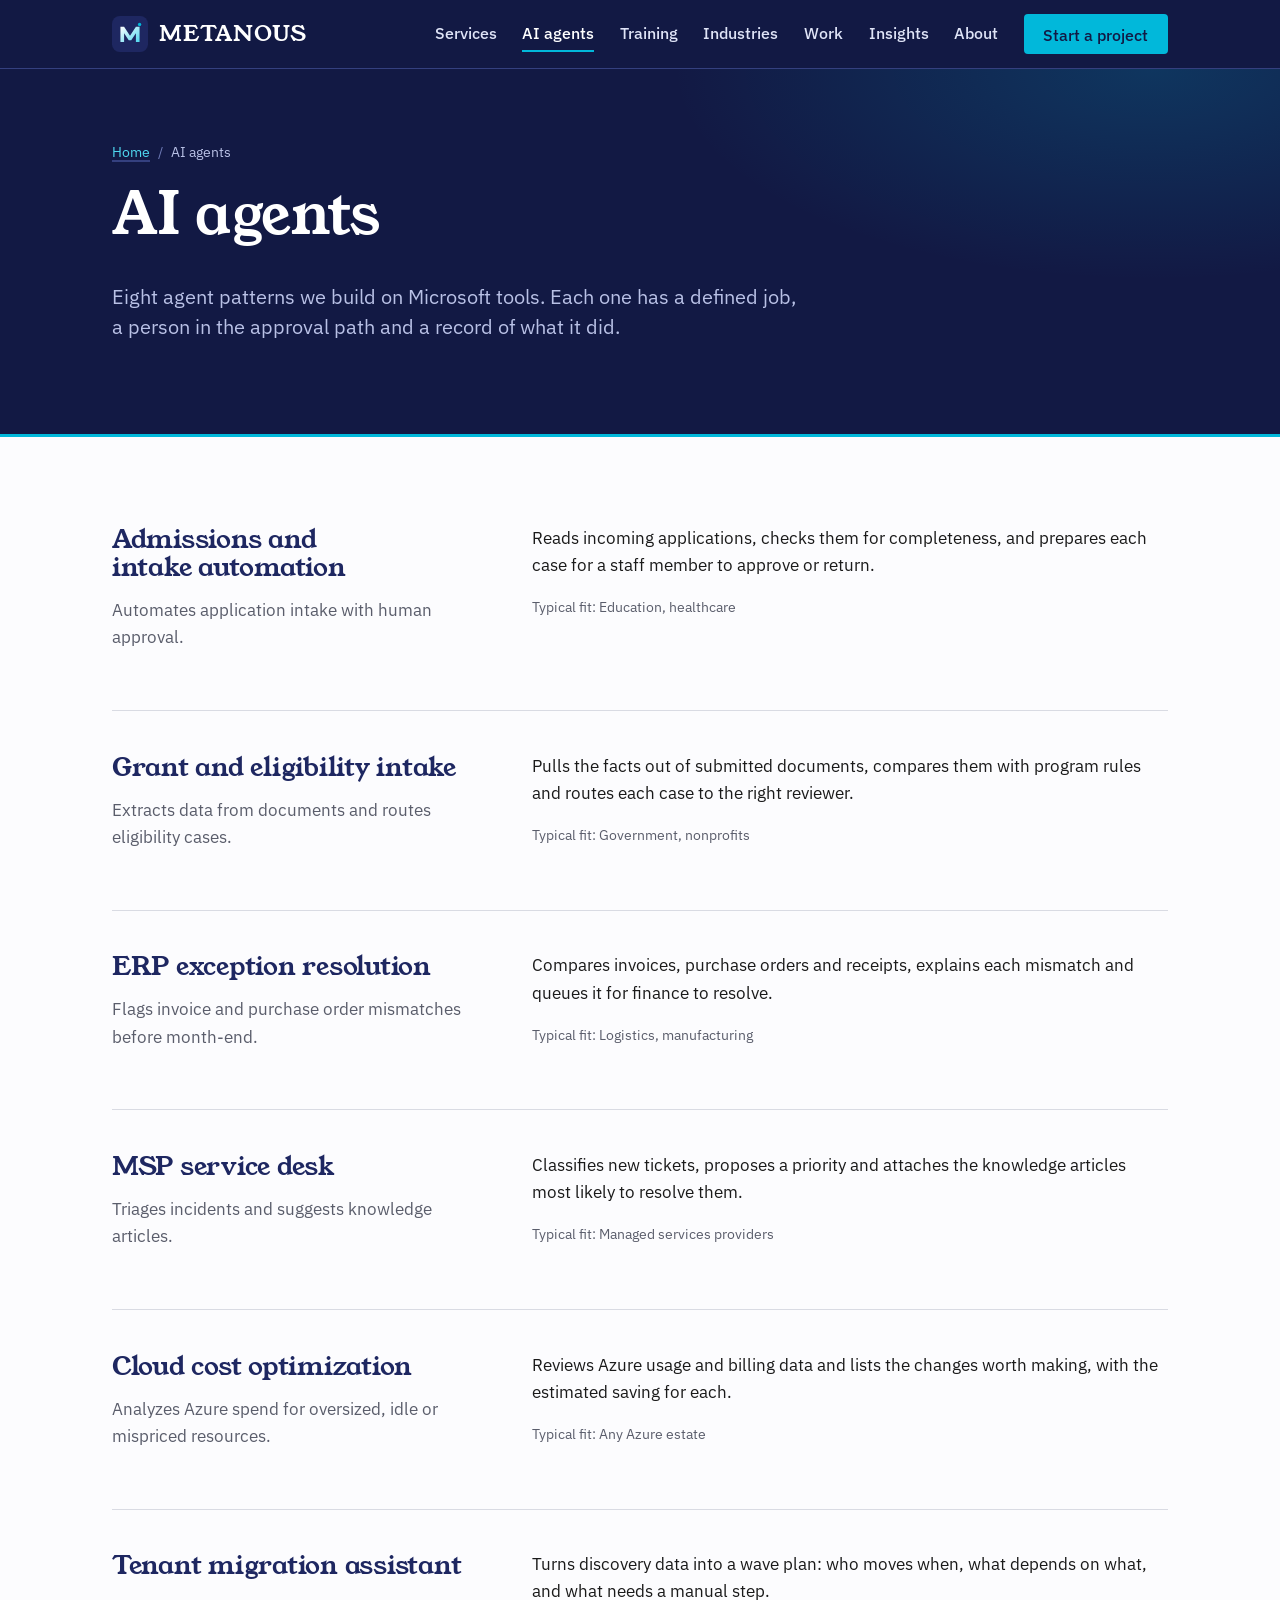
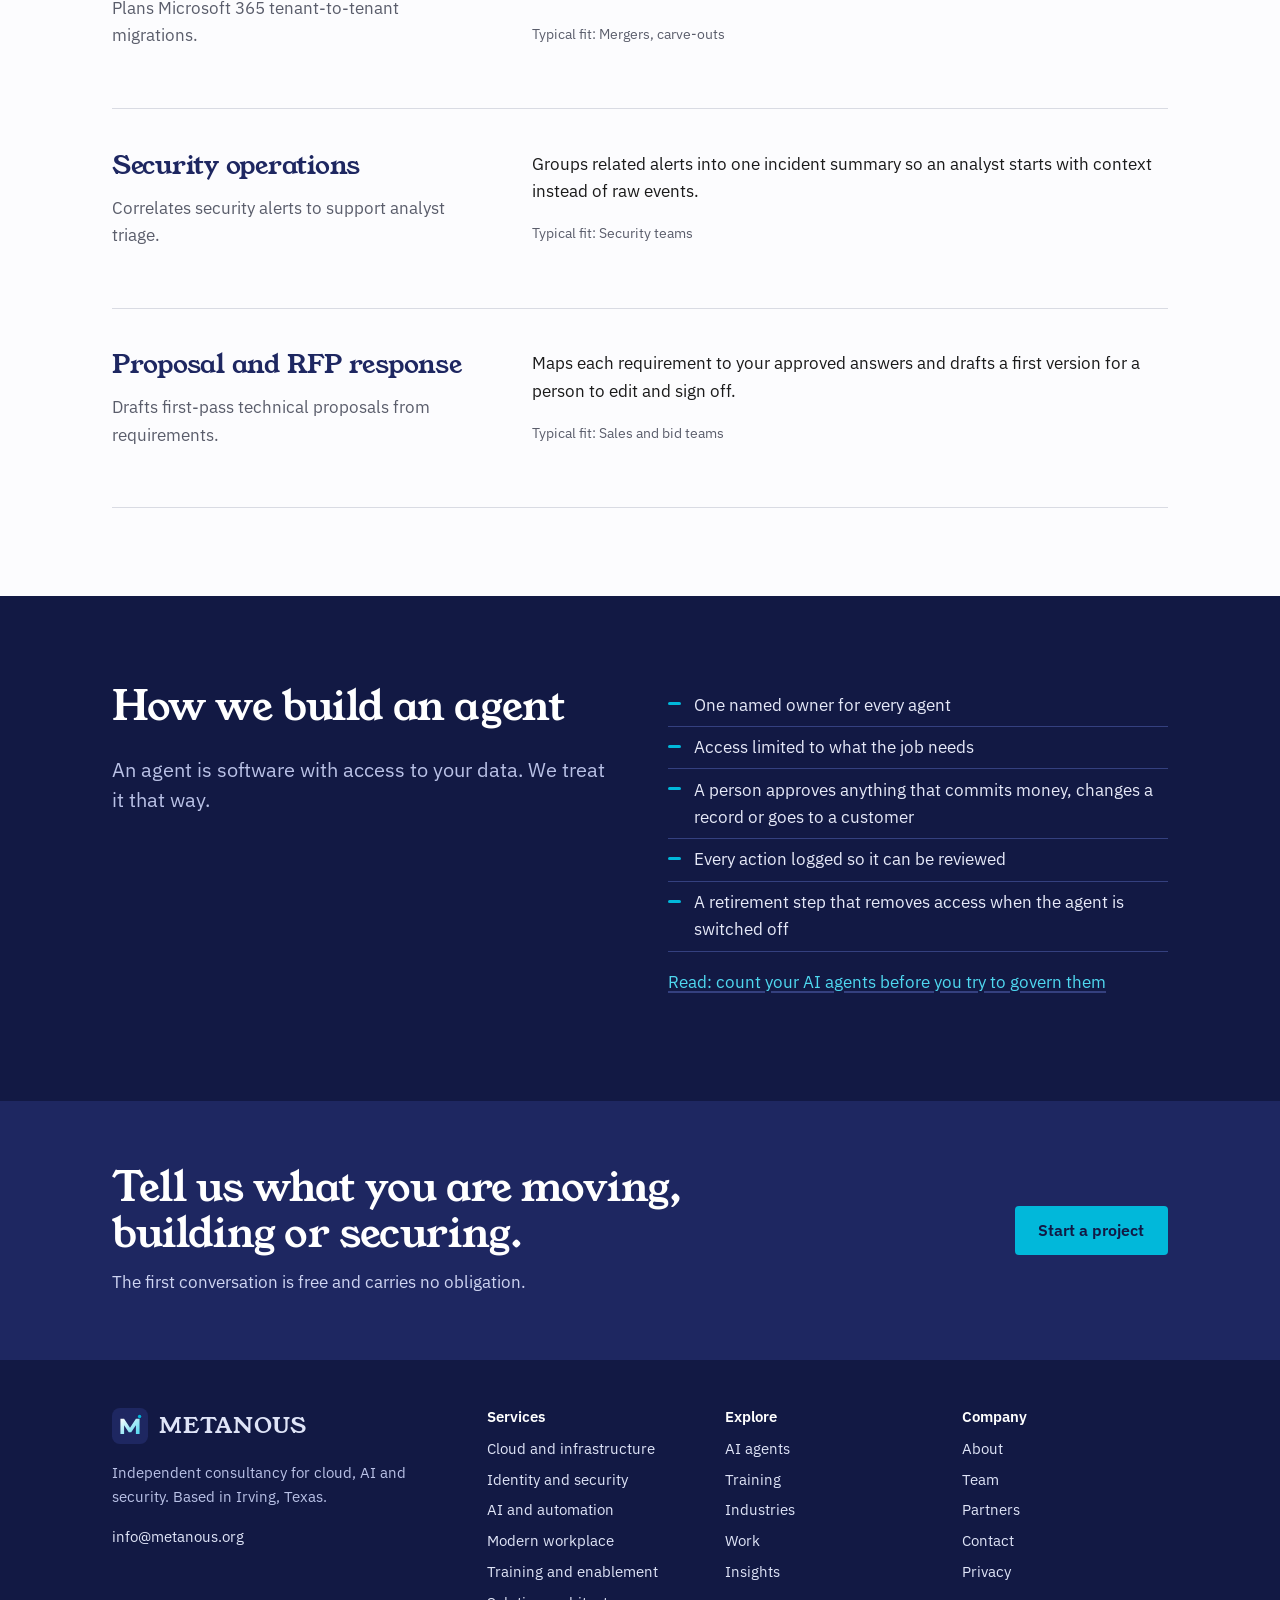
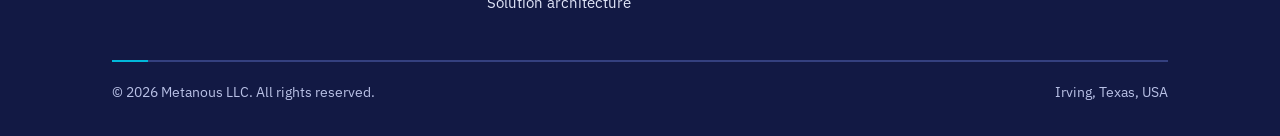
<file: ai-agents.html>
<!DOCTYPE html>
<html lang="en">
<head>
<meta charset="utf-8">
<meta name="viewport" content="width=device-width, initial-scale=1">
<title>AI agents for intake, finance, service desk and security | Metanous</title>
<meta name="description" content="Eight AI agent patterns Metanous builds on Microsoft tools, each with a defined job, human approval and an audit trail.">
<meta name="robots" content="index,follow">
<link rel="canonical" href="https://www.metanous.org/ai-agents.html">
<meta property="og:site_name" content="Metanous">
<meta property="og:type" content="website">
<meta property="og:title" content="AI agents for intake, finance, service desk and security">
<meta property="og:description" content="Eight AI agent patterns Metanous builds on Microsoft tools, each with a defined job, human approval and an audit trail.">
<meta property="og:url" content="https://www.metanous.org/ai-agents.html">
<meta property="og:image" content="https://www.metanous.org/assets/img/og-default.png">
<meta property="og:image:width" content="1200">
<meta property="og:image:height" content="630">
<meta name="twitter:card" content="summary_large_image">
<meta name="theme-color" content="#121944">
<link rel="icon" href="favicon.svg" type="image/svg+xml">
<link rel="icon" href="favicon.ico" sizes="32x32">
<link rel="apple-touch-icon" href="assets/img/apple-touch-icon.png">
<link rel="manifest" href="site.webmanifest">
<link rel="preload" href="assets/fonts/young-serif-latin-400-normal.woff2" as="font" type="font/woff2" crossorigin>
<link rel="stylesheet" href="assets/css/site.css">
<script type="application/ld+json">{"@context": "https://schema.org", "@graph": [{"@type": "BreadcrumbList", "itemListElement": [{"@type": "ListItem", "position": 1, "name": "Home", "item": "https://www.metanous.org/"}, {"@type": "ListItem", "position": 2, "name": "AI agents", "item": "https://www.metanous.org/ai-agents.html"}]}]}</script>
</head>
<body>
<a class="skip" href="#main">Skip to content</a>
<header class="site-head">
  <div class="wrap">
    <a class="brand" href="index.html" aria-label="Metanous home"><img src="assets/img/logo-mark.svg" alt="" width="36" height="36"><span>METANOUS</span></a>
    <button class="nav-toggle" aria-controls="nav" aria-expanded="false">Menu</button>
    <nav class="nav" id="nav" aria-label="Main"><ul><li><a href="services.html">Services</a></li><li><a href="ai-agents.html" aria-current="page">AI agents</a></li><li><a href="training.html">Training</a></li><li><a href="industries.html">Industries</a></li><li><a href="work.html">Work</a></li><li><a href="insights.html">Insights</a></li><li><a href="about.html">About</a></li><li><a class="btn btn-primary" href="contact.html">Start a project</a></li></ul></nav>
  </div>
</header>
<main id="main">
<section class="page-head dark"><div class="wrap"><nav class="crumbs" aria-label="Breadcrumb"><ol><li><a href="index.html">Home</a></li><li aria-current="page">AI agents</li></ol></nav><h1>AI agents</h1><p class="lede">Eight agent patterns we build on Microsoft tools. Each one has a defined job, a person in the approval path and a record of what it did.</p></div></section><section class="section"><div class="wrap"><div class="detail" id="admissions"><div><h2>Admissions and intake automation</h2><p class="muted">Automates application intake with human approval.</p></div><div><p>Reads incoming applications, checks them for completeness, and prepares each case for a staff member to approve or return.</p><p class="small muted">Typical fit: Education, healthcare</p></div></div><div class="detail" id="grants"><div><h2>Grant and eligibility intake</h2><p class="muted">Extracts data from documents and routes eligibility cases.</p></div><div><p>Pulls the facts out of submitted documents, compares them with program rules and routes each case to the right reviewer.</p><p class="small muted">Typical fit: Government, nonprofits</p></div></div><div class="detail" id="erp"><div><h2>ERP exception resolution</h2><p class="muted">Flags invoice and purchase order mismatches before month-end.</p></div><div><p>Compares invoices, purchase orders and receipts, explains each mismatch and queues it for finance to resolve.</p><p class="small muted">Typical fit: Logistics, manufacturing</p></div></div><div class="detail" id="servicedesk"><div><h2>MSP service desk</h2><p class="muted">Triages incidents and suggests knowledge articles.</p></div><div><p>Classifies new tickets, proposes a priority and attaches the knowledge articles most likely to resolve them.</p><p class="small muted">Typical fit: Managed services providers</p></div></div><div class="detail" id="cost"><div><h2>Cloud cost optimization</h2><p class="muted">Analyzes Azure spend for oversized, idle or mispriced resources.</p></div><div><p>Reviews Azure usage and billing data and lists the changes worth making, with the estimated saving for each.</p><p class="small muted">Typical fit: Any Azure estate</p></div></div><div class="detail" id="tenant"><div><h2>Tenant migration assistant</h2><p class="muted">Plans Microsoft 365 tenant-to-tenant migrations.</p></div><div><p>Turns discovery data into a wave plan: who moves when, what depends on what, and what needs a manual step.</p><p class="small muted">Typical fit: Mergers, carve-outs</p></div></div><div class="detail" id="secops"><div><h2>Security operations</h2><p class="muted">Correlates security alerts to support analyst triage.</p></div><div><p>Groups related alerts into one incident summary so an analyst starts with context instead of raw events.</p><p class="small muted">Typical fit: Security teams</p></div></div><div class="detail" id="rfp"><div><h2>Proposal and RFP response</h2><p class="muted">Drafts first-pass technical proposals from requirements.</p></div><div><p>Maps each requirement to your approved answers and drafts a first version for a person to edit and sign off.</p><p class="small muted">Typical fit: Sales and bid teams</p></div></div></div></section>
<section class="section dark"><div class="wrap"><div class="cols">
  <div><h2>How we build an agent</h2><p class="lede">An agent is software with access to your data. We treat it that way.</p></div>
  <div><ul class="ticks"><li>One named owner for every agent</li><li>Access limited to what the job needs</li><li>A person approves anything that commits money, changes a record or goes to a customer</li><li>Every action logged so it can be reviewed</li><li>A retirement step that removes access when the agent is switched off</li></ul>
  <p style="margin-top:1rem"><a href="count-your-ai-agents.html">Read: count your AI agents before you try to govern them</a></p></div>
</div></div></section>
</main>
<section class="cta" aria-label="Start a project">
  <div class="wrap">
    <div><h2>Tell us what you are moving, building or securing.</h2><p>The first conversation is free and carries no obligation.</p></div>
    <a class="btn btn-primary" href="contact.html">Start a project</a>
  </div>
</section>
<footer class="site-foot">
  <div class="wrap">
    <div class="foot-grid">
      <div><a class="brand" href="index.html"><img src="assets/img/logo-mark.svg" alt="" width="36" height="36"><span>METANOUS</span></a>
        <p style="margin-top:1rem;max-width:34ch">Independent consultancy for cloud, AI and security. Based in Irving, Texas.</p>
        <p><a href="mailto:info@metanous.org">info@metanous.org</a></p></div>
      <div><h2>Services</h2><ul><li><a href="services.html#cloud">Cloud and infrastructure</a></li><li><a href="services.html#security">Identity and security</a></li><li><a href="services.html#ai">AI and automation</a></li><li><a href="services.html#workplace">Modern workplace</a></li><li><a href="services.html#training">Training and enablement</a></li><li><a href="services.html#architecture">Solution architecture</a></li></ul></div>
      <div><h2>Explore</h2><ul><li><a href="ai-agents.html">AI agents</a></li><li><a href="training.html">Training</a></li><li><a href="industries.html">Industries</a></li><li><a href="work.html">Work</a></li><li><a href="insights.html">Insights</a></li></ul></div>
      <div><h2>Company</h2><ul><li><a href="about.html">About</a></li><li><a href="team.html">Team</a></li><li><a href="about.html#partners">Partners</a></li><li><a href="contact.html">Contact</a></li><li><a href="privacy.html">Privacy</a></li></ul></div>
    </div>
    <div class="foot-base"><span>&copy; <span id="year">2026</span> Metanous LLC. All rights reserved.</span><span>Irving, Texas, USA</span></div>
  </div>
</footer>
<script src="assets/js/config.js"></script>
<script src="assets/js/site.js"></script>
</body>
</html>
</file>
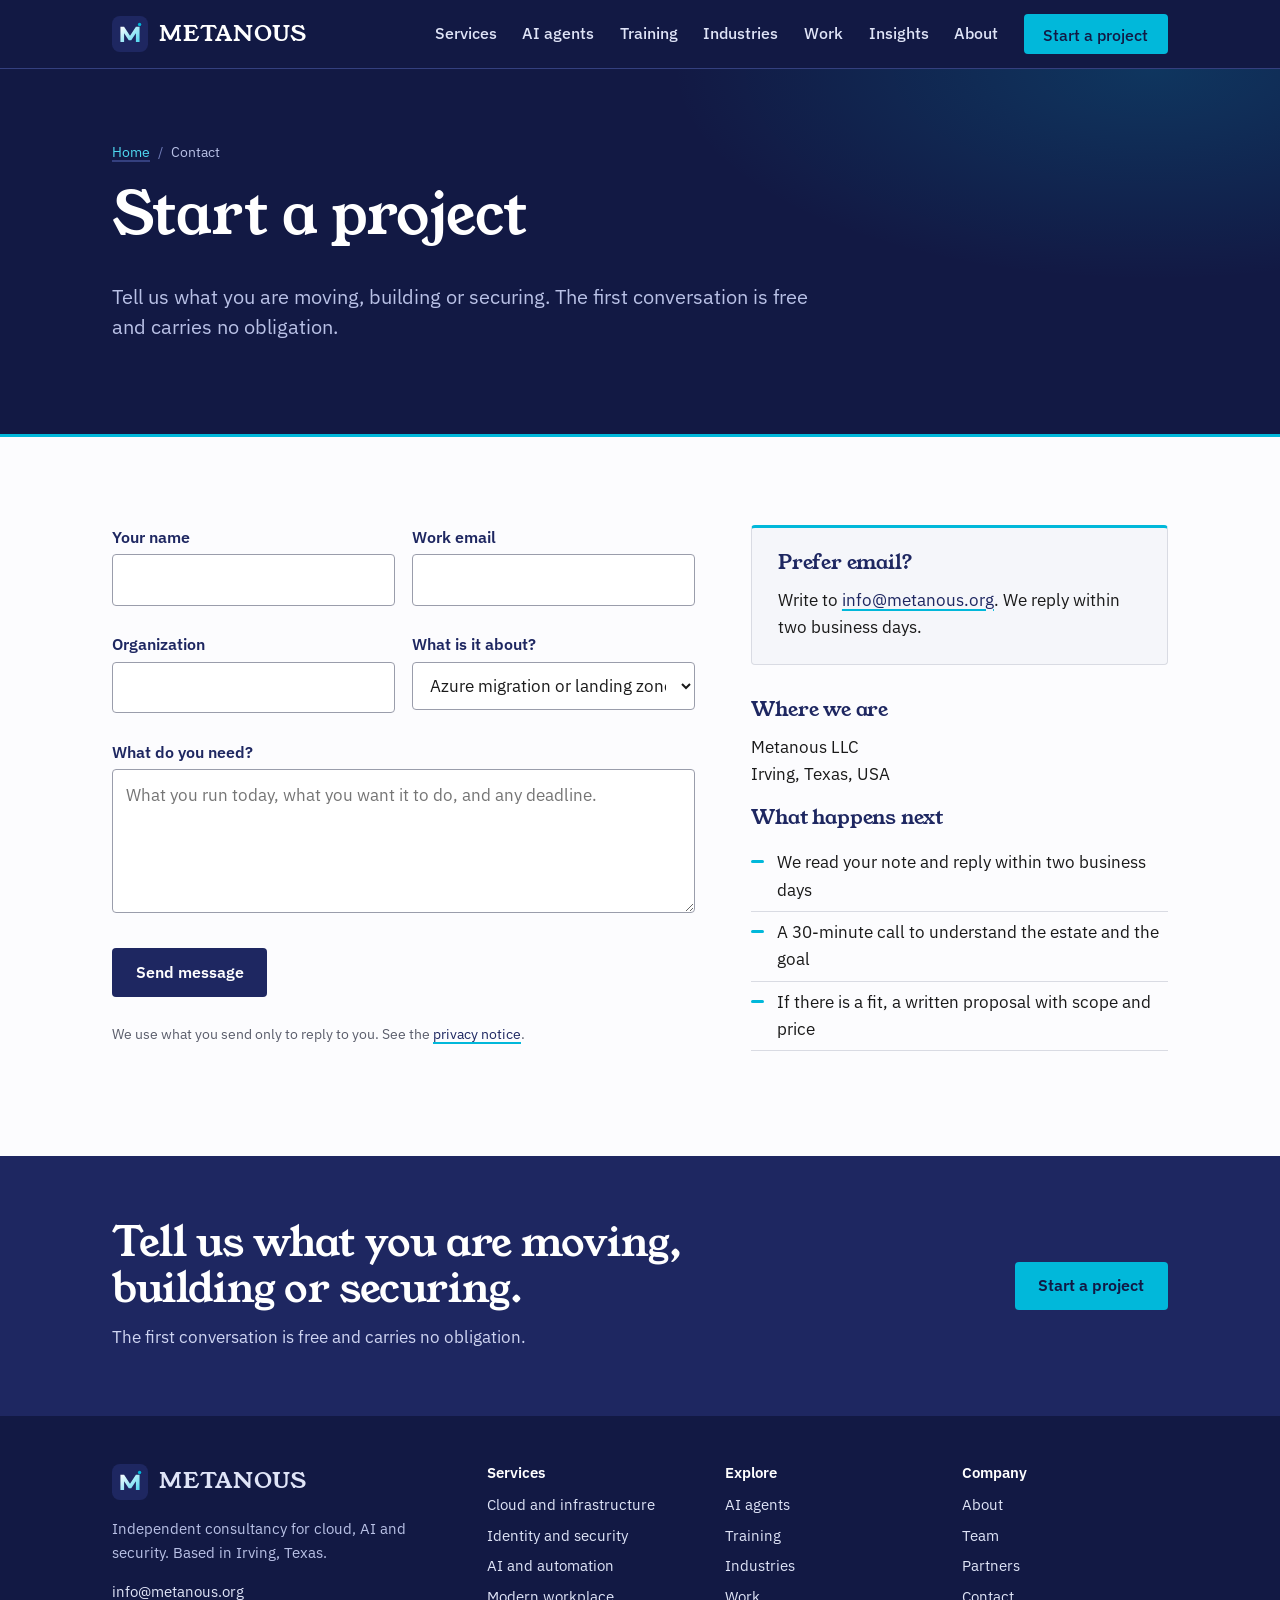
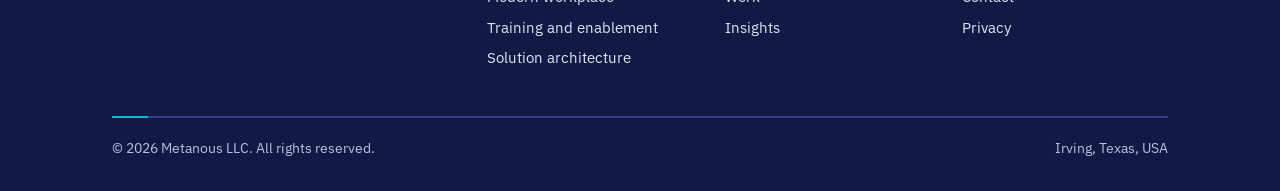
<file: contact.html>
<!DOCTYPE html>
<html lang="en">
<head>
<meta charset="utf-8">
<meta name="viewport" content="width=device-width, initial-scale=1">
<title>Contact Metanous: start a project | Metanous</title>
<meta name="description" content="Tell Metanous what you are moving, building or securing. The first conversation is free. Email info@metanous.org.">
<meta name="robots" content="index,follow">
<link rel="canonical" href="https://www.metanous.org/contact.html">
<meta property="og:site_name" content="Metanous">
<meta property="og:type" content="website">
<meta property="og:title" content="Contact Metanous: start a project">
<meta property="og:description" content="Tell Metanous what you are moving, building or securing. The first conversation is free. Email info@metanous.org.">
<meta property="og:url" content="https://www.metanous.org/contact.html">
<meta property="og:image" content="https://www.metanous.org/assets/img/og-default.png">
<meta property="og:image:width" content="1200">
<meta property="og:image:height" content="630">
<meta name="twitter:card" content="summary_large_image">
<meta name="theme-color" content="#121944">
<link rel="icon" href="favicon.svg" type="image/svg+xml">
<link rel="icon" href="favicon.ico" sizes="32x32">
<link rel="apple-touch-icon" href="assets/img/apple-touch-icon.png">
<link rel="manifest" href="site.webmanifest">
<link rel="preload" href="assets/fonts/young-serif-latin-400-normal.woff2" as="font" type="font/woff2" crossorigin>
<link rel="stylesheet" href="assets/css/site.css">
<script type="application/ld+json">{"@context": "https://schema.org", "@graph": [{"@type": "ContactPage", "url": "https://www.metanous.org/contact.html", "about": {"@id": "https://www.metanous.org/#org"}}, {"@type": "ProfessionalService", "@id": "https://www.metanous.org/#org", "name": "Metanous", "legalName": "Metanous LLC", "url": "https://www.metanous.org/", "email": "info@metanous.org", "logo": "https://www.metanous.org/assets/img/logo-512.png", "image": "https://www.metanous.org/assets/img/og-default.png", "description": "Independent consultancy for cloud architecture, AI agents, cybersecurity, modern workplace and technical training.", "address": {"@type": "PostalAddress", "addressLocality": "Irving", "addressRegion": "TX", "addressCountry": "US"}, "areaServed": ["US", "GB", "Middle East", "Asia"], "knowsAbout": ["Microsoft Azure", "Microsoft 365", "Microsoft Entra ID", "Zero Trust security", "Azure OpenAI", "AI agents", "Power Platform", "Tenant-to-tenant migration", "Cloud migration", "Technical training"]}, {"@type": "BreadcrumbList", "itemListElement": [{"@type": "ListItem", "position": 1, "name": "Home", "item": "https://www.metanous.org/"}, {"@type": "ListItem", "position": 2, "name": "Contact", "item": "https://www.metanous.org/contact.html"}]}]}</script>
</head>
<body>
<a class="skip" href="#main">Skip to content</a>
<header class="site-head">
  <div class="wrap">
    <a class="brand" href="index.html" aria-label="Metanous home"><img src="assets/img/logo-mark.svg" alt="" width="36" height="36"><span>METANOUS</span></a>
    <button class="nav-toggle" aria-controls="nav" aria-expanded="false">Menu</button>
    <nav class="nav" id="nav" aria-label="Main"><ul><li><a href="services.html">Services</a></li><li><a href="ai-agents.html">AI agents</a></li><li><a href="training.html">Training</a></li><li><a href="industries.html">Industries</a></li><li><a href="work.html">Work</a></li><li><a href="insights.html">Insights</a></li><li><a href="about.html">About</a></li><li><a class="btn btn-primary" href="contact.html">Start a project</a></li></ul></nav>
  </div>
</header>
<main id="main">
<section class="page-head dark"><div class="wrap"><nav class="crumbs" aria-label="Breadcrumb"><ol><li><a href="index.html">Home</a></li><li aria-current="page">Contact</li></ol></nav><h1>Start a project</h1><p class="lede">Tell us what you are moving, building or securing. The first conversation is free and carries no obligation.</p></div></section><section class="section"><div class="wrap"><div class="cols wide-left">
  <form class="form" id="contact-form" novalidate>
    <div class="two"><div><label for="name">Your name</label><input id="name" name="name" autocomplete="name" required></div>
      <div><label for="email">Work email</label><input id="email" name="email" type="email" autocomplete="email" required></div></div>
    <div class="two"><div><label for="company">Organization</label><input id="company" name="company" autocomplete="organization"></div>
      <div><label for="topic">What is it about?</label><select id="topic" name="topic"><optgroup label="Microsoft"><option>Azure migration or landing zone</option><option>Microsoft 365 or tenant migration</option><option>Copilot readiness</option></optgroup><optgroup label="AWS"><option>AWS migration assessment</option><option>AWS Well-Architected review</option><option>Windows and SQL Server licensing review for AWS</option></optgroup><optgroup label="Google Cloud"><option>Google Cloud migration assessment</option><option>Data and analytics on Google Cloud</option></optgroup><optgroup label="Any platform"><option>Identity and security</option><option>AI agents or automation</option><option>Cloud cost review</option><option>Training</option><option>Something else</option></optgroup></select></div></div>
    <div><label for="message">What do you need?</label><textarea id="message" name="message" required placeholder="What you run today, what you want it to do, and any deadline."></textarea></div>
    <div class="hp" aria-hidden="true"><label for="website">Leave this empty</label><input id="website" name="website" tabindex="-1" autocomplete="off"></div>
    <div><button class="btn btn-navy" type="submit">Send message</button></div>
    <p class="form-status" id="form-status" role="status" tabindex="-1" hidden></p>
    <p class="form-note">We use what you send only to reply to you. See the <a href="privacy.html">privacy notice</a>.</p>
  </form>
  <div><div class="callout"><h3>Prefer email?</h3><p>Write to <a href="mailto:info@metanous.org">info@metanous.org</a>. We reply within two business days.</p></div>
    <h3 style="margin-top:2rem">Where we are</h3><p>Metanous LLC<br>Irving, Texas, USA</p>
    <h3>What happens next</h3><ul class="ticks"><li>We read your note and reply within two business days</li><li>A 30-minute call to understand the estate and the goal</li><li>If there is a fit, a written proposal with scope and price</li></ul></div>
</div></div></section>
</main>
<section class="cta" aria-label="Start a project">
  <div class="wrap">
    <div><h2>Tell us what you are moving, building or securing.</h2><p>The first conversation is free and carries no obligation.</p></div>
    <a class="btn btn-primary" href="contact.html">Start a project</a>
  </div>
</section>
<footer class="site-foot">
  <div class="wrap">
    <div class="foot-grid">
      <div><a class="brand" href="index.html"><img src="assets/img/logo-mark.svg" alt="" width="36" height="36"><span>METANOUS</span></a>
        <p style="margin-top:1rem;max-width:34ch">Independent consultancy for cloud, AI and security. Based in Irving, Texas.</p>
        <p><a href="mailto:info@metanous.org">info@metanous.org</a></p></div>
      <div><h2>Services</h2><ul><li><a href="services.html#cloud">Cloud and infrastructure</a></li><li><a href="services.html#security">Identity and security</a></li><li><a href="services.html#ai">AI and automation</a></li><li><a href="services.html#workplace">Modern workplace</a></li><li><a href="services.html#training">Training and enablement</a></li><li><a href="services.html#architecture">Solution architecture</a></li></ul></div>
      <div><h2>Explore</h2><ul><li><a href="ai-agents.html">AI agents</a></li><li><a href="training.html">Training</a></li><li><a href="industries.html">Industries</a></li><li><a href="work.html">Work</a></li><li><a href="insights.html">Insights</a></li></ul></div>
      <div><h2>Company</h2><ul><li><a href="about.html">About</a></li><li><a href="team.html">Team</a></li><li><a href="about.html#partners">Partners</a></li><li><a href="contact.html">Contact</a></li><li><a href="privacy.html">Privacy</a></li></ul></div>
    </div>
    <div class="foot-base"><span>&copy; <span id="year">2026</span> Metanous LLC. All rights reserved.</span><span>Irving, Texas, USA</span></div>
  </div>
</footer>
<script src="assets/js/config.js"></script>
<script src="assets/js/site.js"></script>
</body>
</html>
</file>
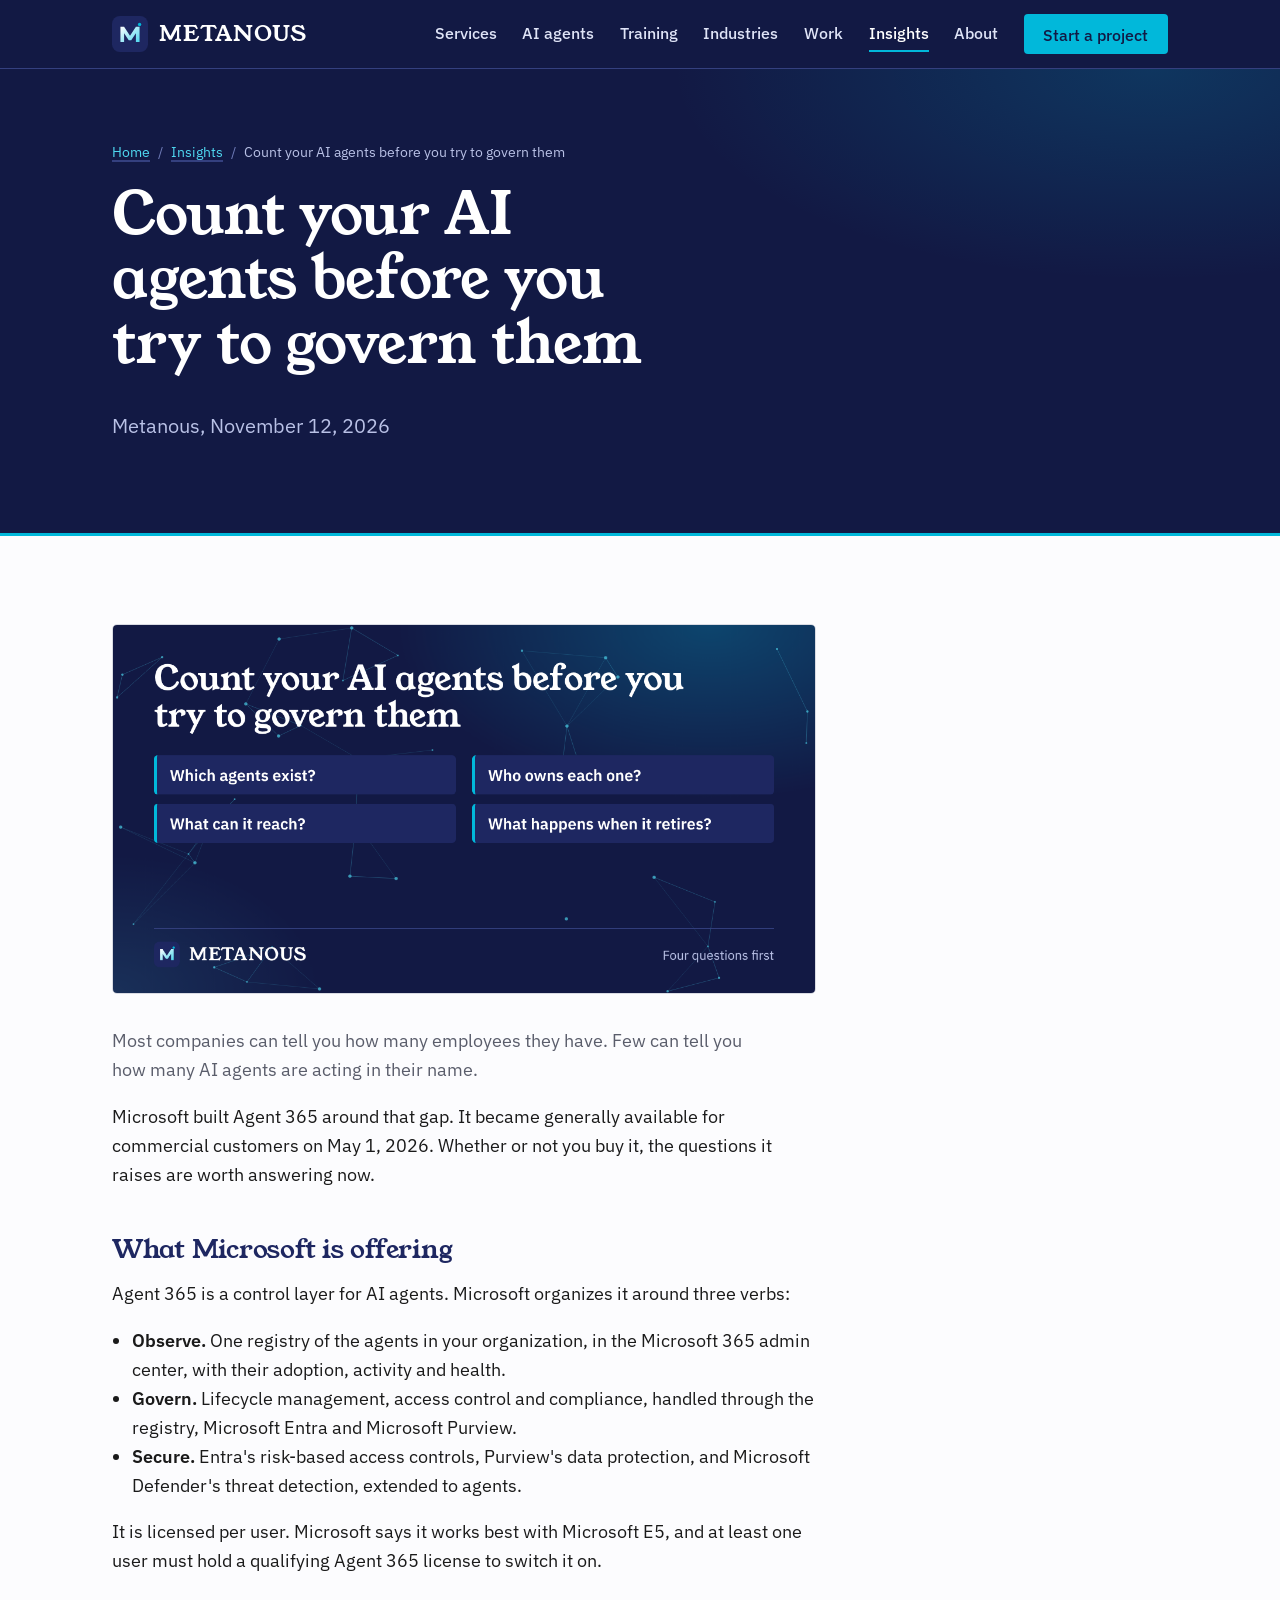
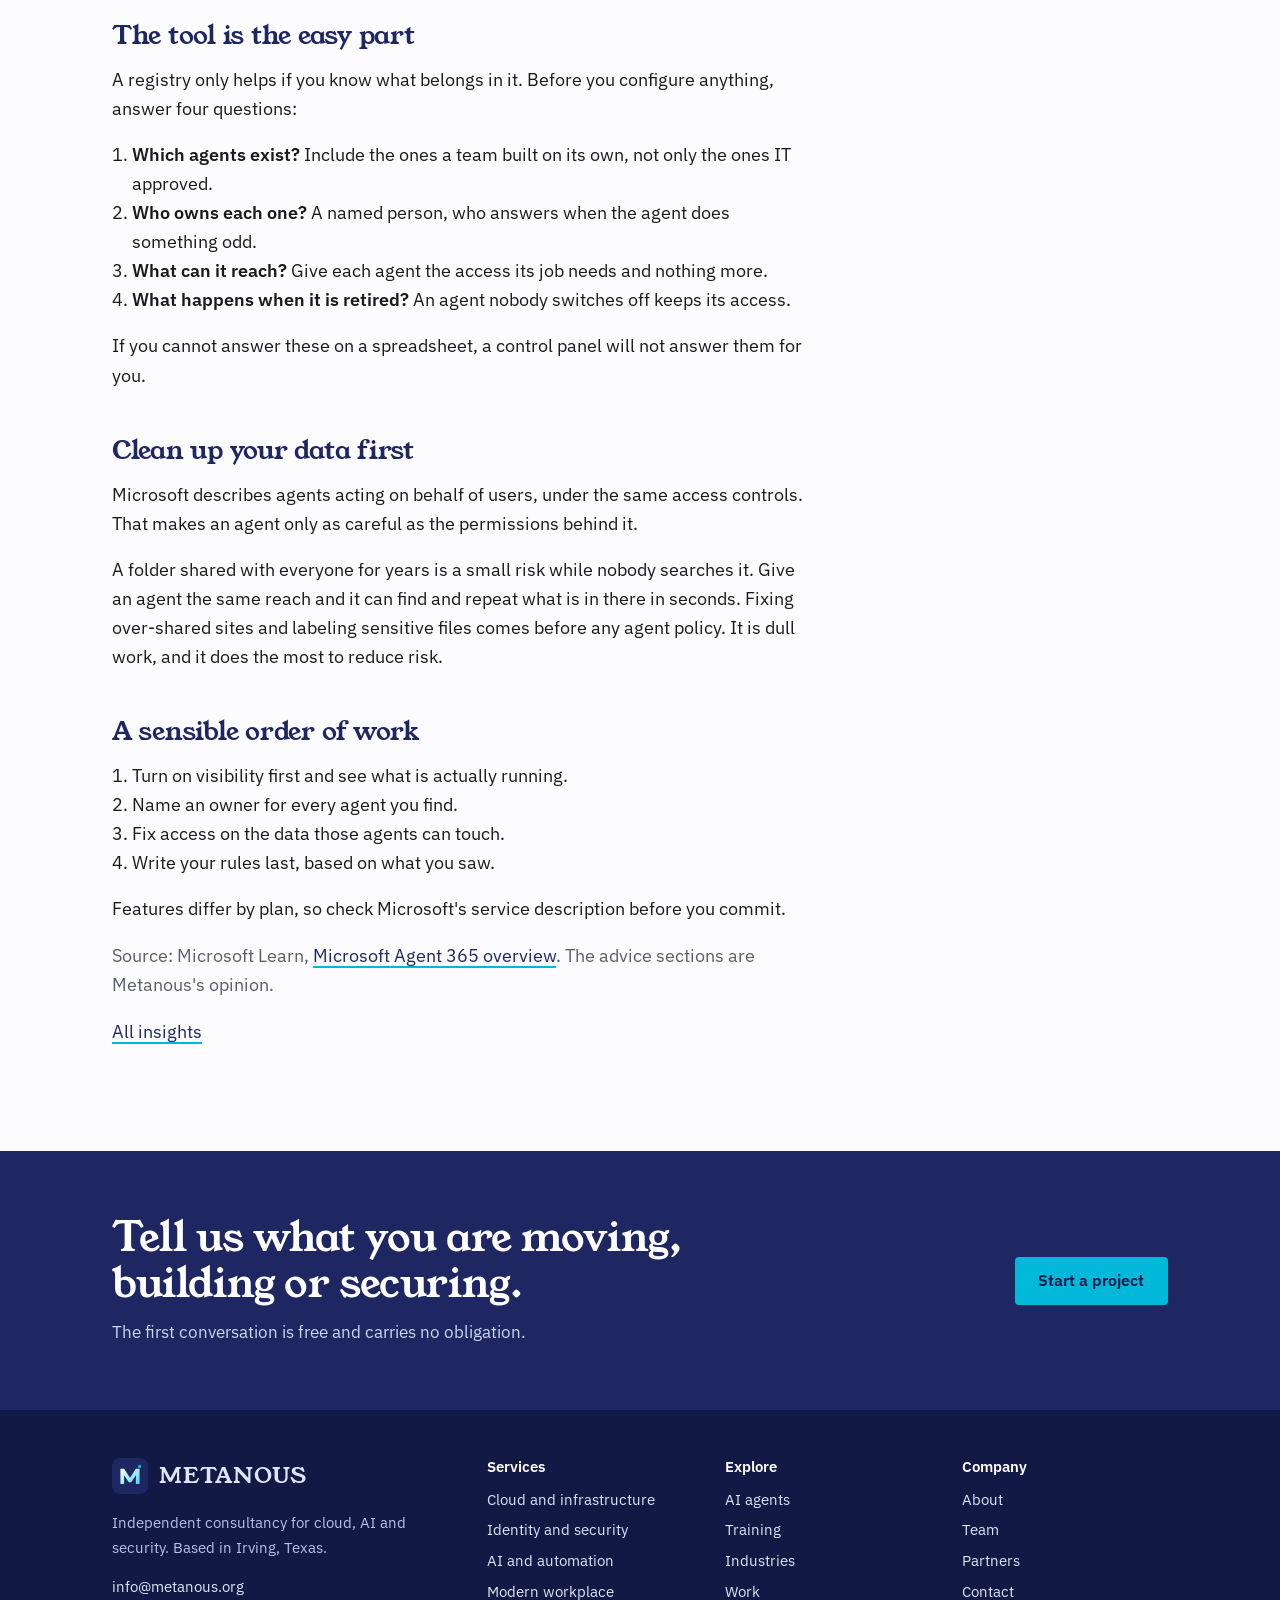
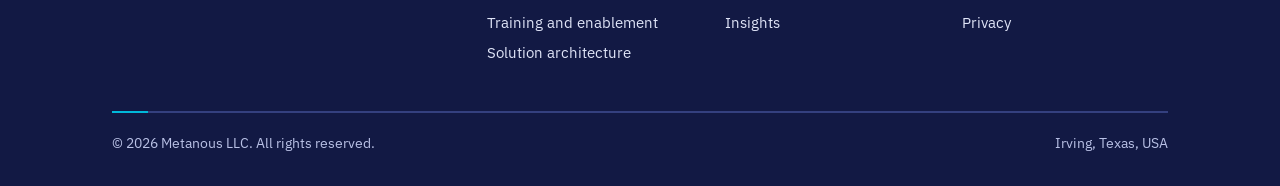
<file: count-your-ai-agents.html>
<!DOCTYPE html>
<html lang="en">
<head>
<meta charset="utf-8">
<meta name="viewport" content="width=device-width, initial-scale=1">
<title>Count your AI agents before you try to govern them | Metanous</title>
<meta name="description" content="Microsoft Agent 365 gives you a registry for AI agents. Four questions to answer before you configure it.">
<meta name="robots" content="index,follow">
<link rel="canonical" href="https://www.metanous.org/count-your-ai-agents.html">
<meta property="og:site_name" content="Metanous">
<meta property="og:type" content="article">
<meta property="og:title" content="Count your AI agents before you try to govern them">
<meta property="og:description" content="Microsoft Agent 365 gives you a registry for AI agents. Four questions to answer before you configure it.">
<meta property="og:url" content="https://www.metanous.org/count-your-ai-agents.html">
<meta property="og:image" content="https://www.metanous.org/assets/img/insight-agents.png">
<meta property="og:image:width" content="1200">
<meta property="og:image:height" content="630">
<meta name="twitter:card" content="summary_large_image">
<meta name="theme-color" content="#121944">
<link rel="icon" href="favicon.svg" type="image/svg+xml">
<link rel="icon" href="favicon.ico" sizes="32x32">
<link rel="apple-touch-icon" href="assets/img/apple-touch-icon.png">
<link rel="manifest" href="site.webmanifest">
<link rel="preload" href="assets/fonts/young-serif-latin-400-normal.woff2" as="font" type="font/woff2" crossorigin>
<link rel="stylesheet" href="assets/css/site.css">
<script type="application/ld+json">{"@context": "https://schema.org", "@graph": [{"@type": "Article", "headline": "Count your AI agents before you try to govern them", "description": "Microsoft Agent 365 gives you a registry for AI agents. Four questions to answer before you configure it.", "datePublished": "2026-11-12", "dateModified": "2026-11-12", "image": "https://www.metanous.org/assets/img/insight-agents.png", "mainEntityOfPage": "https://www.metanous.org/count-your-ai-agents.html", "author": {"@id": "https://www.metanous.org/#org"}, "publisher": {"@id": "https://www.metanous.org/#org"}}, {"@type": "ProfessionalService", "@id": "https://www.metanous.org/#org", "name": "Metanous", "legalName": "Metanous LLC", "url": "https://www.metanous.org/", "email": "info@metanous.org", "logo": "https://www.metanous.org/assets/img/logo-512.png", "image": "https://www.metanous.org/assets/img/og-default.png", "description": "Independent consultancy for cloud architecture, AI agents, cybersecurity, modern workplace and technical training.", "address": {"@type": "PostalAddress", "addressLocality": "Irving", "addressRegion": "TX", "addressCountry": "US"}, "areaServed": ["US", "GB", "Middle East", "Asia"], "knowsAbout": ["Microsoft Azure", "Microsoft 365", "Microsoft Entra ID", "Zero Trust security", "Azure OpenAI", "AI agents", "Power Platform", "Tenant-to-tenant migration", "Cloud migration", "Technical training"]}, {"@type": "BreadcrumbList", "itemListElement": [{"@type": "ListItem", "position": 1, "name": "Home", "item": "https://www.metanous.org/"}, {"@type": "ListItem", "position": 2, "name": "Insights", "item": "https://www.metanous.org/insights.html"}, {"@type": "ListItem", "position": 3, "name": "Count your AI agents before you try to govern them", "item": "https://www.metanous.org/count-your-ai-agents.html"}]}]}</script>
</head>
<body>
<a class="skip" href="#main">Skip to content</a>
<header class="site-head">
  <div class="wrap">
    <a class="brand" href="index.html" aria-label="Metanous home"><img src="assets/img/logo-mark.svg" alt="" width="36" height="36"><span>METANOUS</span></a>
    <button class="nav-toggle" aria-controls="nav" aria-expanded="false">Menu</button>
    <nav class="nav" id="nav" aria-label="Main"><ul><li><a href="services.html">Services</a></li><li><a href="ai-agents.html">AI agents</a></li><li><a href="training.html">Training</a></li><li><a href="industries.html">Industries</a></li><li><a href="work.html">Work</a></li><li><a href="insights.html" aria-current="page">Insights</a></li><li><a href="about.html">About</a></li><li><a class="btn btn-primary" href="contact.html">Start a project</a></li></ul></nav>
  </div>
</header>
<main id="main">
<section class="page-head dark"><div class="wrap"><nav class="crumbs" aria-label="Breadcrumb"><ol><li><a href="index.html">Home</a></li><li><a href="insights.html">Insights</a></li><li aria-current="page">Count your AI agents before you try to govern them</li></ol></nav><h1>Count your AI agents before you try to govern them</h1><p class="lede">Metanous, November 12, 2026</p></div></section><section class="section"><div class="wrap"><article class="article"><img src="assets/img/insight-agents.png" alt="" width="1200" height="630">
<p class="lede">Most companies can tell you how many employees they have. Few can tell you how many AI agents are acting in their name.</p>
<p>Microsoft built Agent 365 around that gap. It became generally available for commercial customers on May 1, 2026. Whether or not you buy it, the questions it raises are worth answering now.</p>
<h2>What Microsoft is offering</h2>
<p>Agent 365 is a control layer for AI agents. Microsoft organizes it around three verbs:</p>
<ul>
<li><strong>Observe.</strong> One registry of the agents in your organization, in the Microsoft 365 admin center, with their adoption, activity and health.</li>
<li><strong>Govern.</strong> Lifecycle management, access control and compliance, handled through the registry, Microsoft Entra and Microsoft Purview.</li>
<li><strong>Secure.</strong> Entra's risk-based access controls, Purview's data protection, and Microsoft Defender's threat detection, extended to agents.</li>
</ul>
<p>It is licensed per user. Microsoft says it works best with Microsoft E5, and at least one user must hold a qualifying Agent 365 license to switch it on.</p>
<h2>The tool is the easy part</h2>
<p>A registry only helps if you know what belongs in it. Before you configure anything, answer four questions:</p>
<ol>
<li><strong>Which agents exist?</strong> Include the ones a team built on its own, not only the ones IT approved.</li>
<li><strong>Who owns each one?</strong> A named person, who answers when the agent does something odd.</li>
<li><strong>What can it reach?</strong> Give each agent the access its job needs and nothing more.</li>
<li><strong>What happens when it is retired?</strong> An agent nobody switches off keeps its access.</li>
</ol>
<p>If you cannot answer these on a spreadsheet, a control panel will not answer them for you.</p>
<h2>Clean up your data first</h2>
<p>Microsoft describes agents acting on behalf of users, under the same access controls. That makes an agent only as careful as the permissions behind it.</p>
<p>A folder shared with everyone for years is a small risk while nobody searches it. Give an agent the same reach and it can find and repeat what is in there in seconds. Fixing over-shared sites and labeling sensitive files comes before any agent policy. It is dull work, and it does the most to reduce risk.</p>
<h2>A sensible order of work</h2>
<ol>
<li>Turn on visibility first and see what is actually running.</li>
<li>Name an owner for every agent you find.</li>
<li>Fix access on the data those agents can touch.</li>
<li>Write your rules last, based on what you saw.</li>
</ol>
<p>Features differ by plan, so check Microsoft's service description before you commit.</p>
<p class="small muted">Source: Microsoft Learn, <a href="https://learn.microsoft.com/en-us/microsoft-agent-365/overview">Microsoft Agent 365 overview</a>. The advice sections are Metanous's opinion.</p>
<p><a href="insights.html">All insights</a></p></article></div></section>
</main>
<section class="cta" aria-label="Start a project">
  <div class="wrap">
    <div><h2>Tell us what you are moving, building or securing.</h2><p>The first conversation is free and carries no obligation.</p></div>
    <a class="btn btn-primary" href="contact.html">Start a project</a>
  </div>
</section>
<footer class="site-foot">
  <div class="wrap">
    <div class="foot-grid">
      <div><a class="brand" href="index.html"><img src="assets/img/logo-mark.svg" alt="" width="36" height="36"><span>METANOUS</span></a>
        <p style="margin-top:1rem;max-width:34ch">Independent consultancy for cloud, AI and security. Based in Irving, Texas.</p>
        <p><a href="mailto:info@metanous.org">info@metanous.org</a></p></div>
      <div><h2>Services</h2><ul><li><a href="services.html#cloud">Cloud and infrastructure</a></li><li><a href="services.html#security">Identity and security</a></li><li><a href="services.html#ai">AI and automation</a></li><li><a href="services.html#workplace">Modern workplace</a></li><li><a href="services.html#training">Training and enablement</a></li><li><a href="services.html#architecture">Solution architecture</a></li></ul></div>
      <div><h2>Explore</h2><ul><li><a href="ai-agents.html">AI agents</a></li><li><a href="training.html">Training</a></li><li><a href="industries.html">Industries</a></li><li><a href="work.html">Work</a></li><li><a href="insights.html">Insights</a></li></ul></div>
      <div><h2>Company</h2><ul><li><a href="about.html">About</a></li><li><a href="team.html">Team</a></li><li><a href="about.html#partners">Partners</a></li><li><a href="contact.html">Contact</a></li><li><a href="privacy.html">Privacy</a></li></ul></div>
    </div>
    <div class="foot-base"><span>&copy; <span id="year">2026</span> Metanous LLC. All rights reserved.</span><span>Irving, Texas, USA</span></div>
  </div>
</footer>
<script src="assets/js/config.js"></script>
<script src="assets/js/site.js"></script>
</body>
</html>
</file>
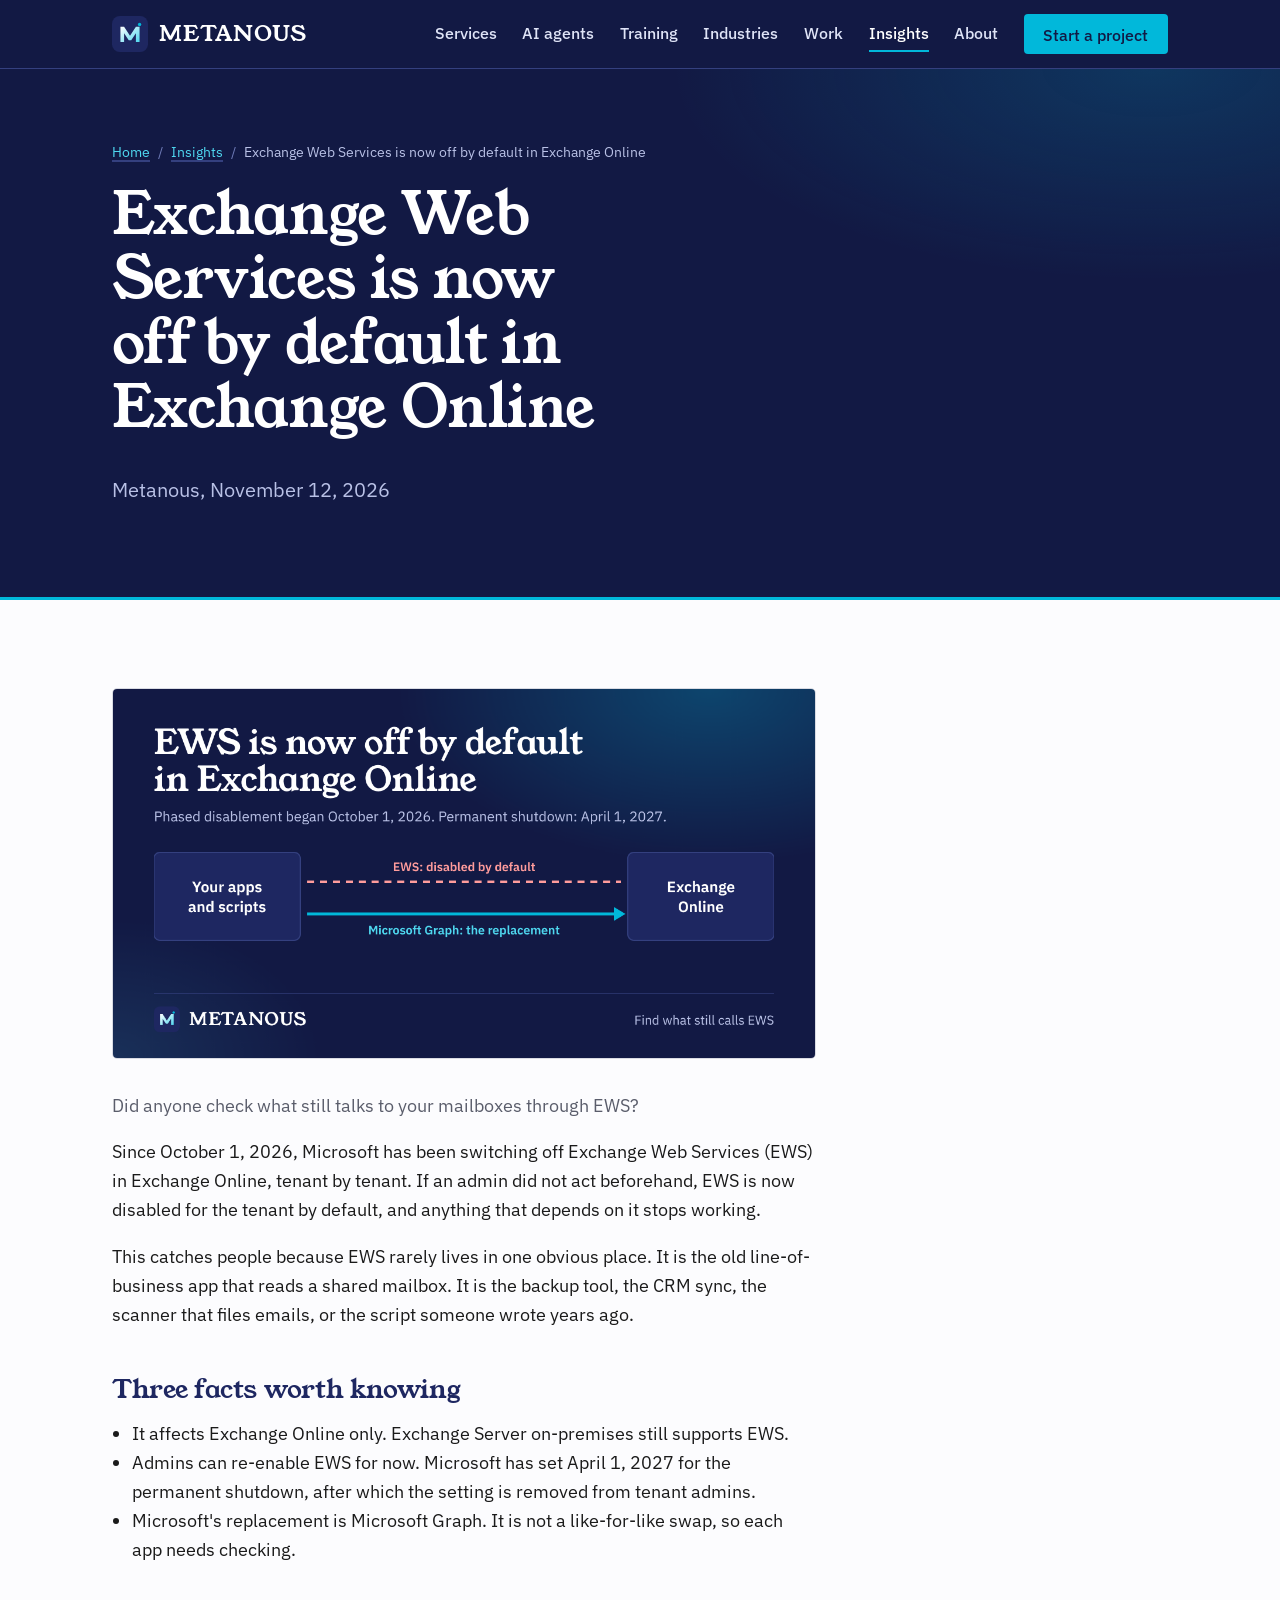
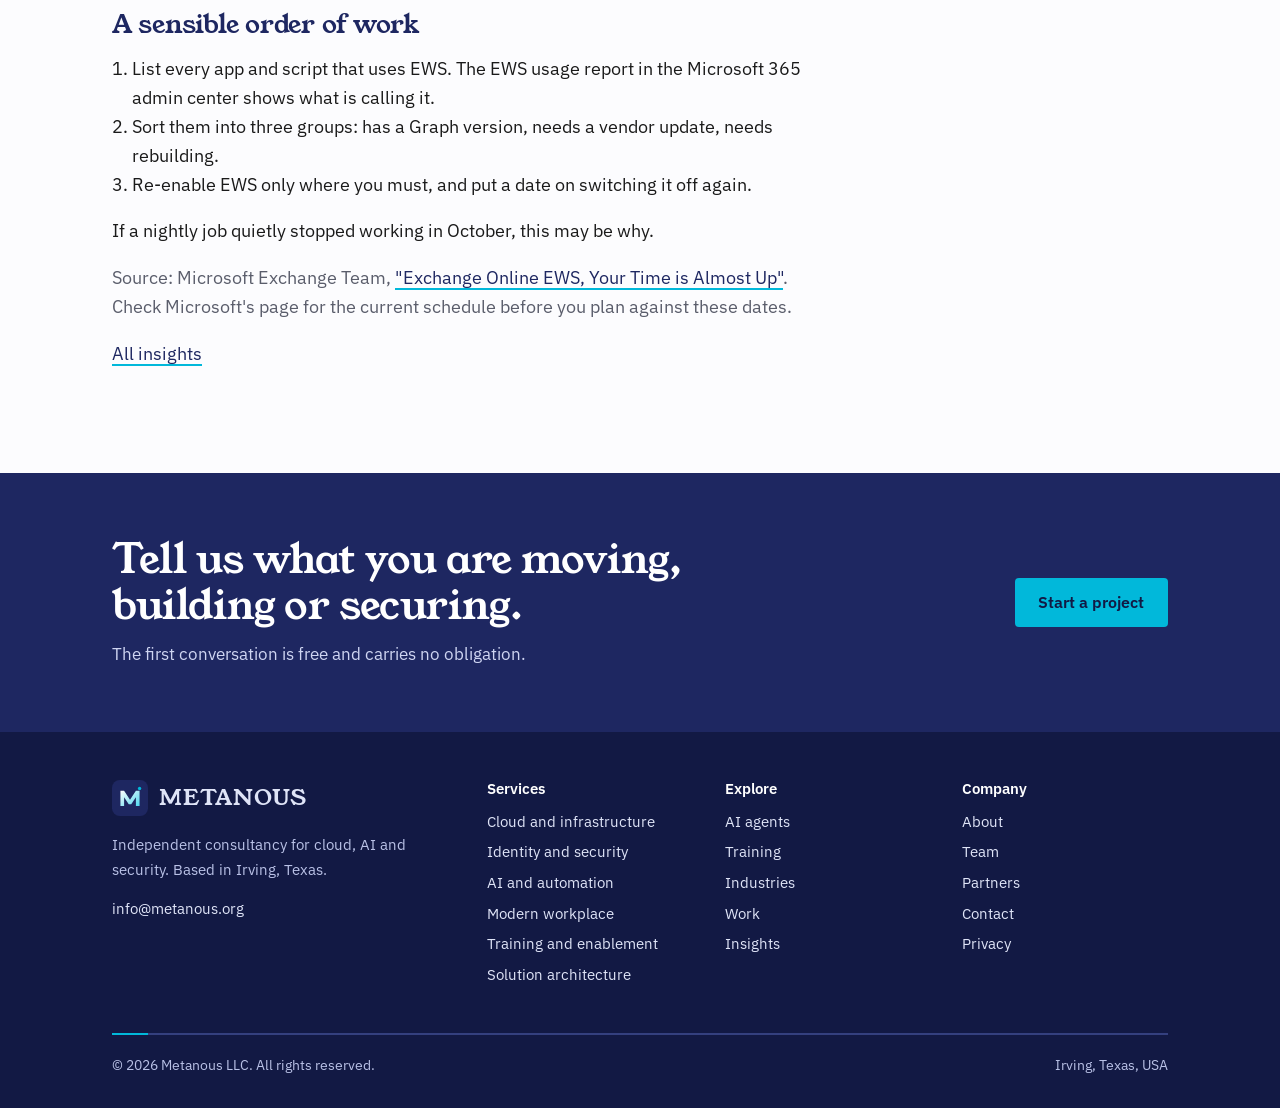
<file: ews-retirement-exchange-online.html>
<!DOCTYPE html>
<html lang="en">
<head>
<meta charset="utf-8">
<meta name="viewport" content="width=device-width, initial-scale=1">
<title>Exchange Web Services is now off by default in Exchange Online | Metanous</title>
<meta name="description" content="Microsoft began disabling EWS in Exchange Online on October 1, 2026, with permanent shutdown on April 1, 2027. How to find what still depends on it.">
<meta name="robots" content="index,follow">
<link rel="canonical" href="https://www.metanous.org/ews-retirement-exchange-online.html">
<meta property="og:site_name" content="Metanous">
<meta property="og:type" content="article">
<meta property="og:title" content="Exchange Web Services is now off by default in Exchange Online">
<meta property="og:description" content="Microsoft began disabling EWS in Exchange Online on October 1, 2026, with permanent shutdown on April 1, 2027. How to find what still depends on it.">
<meta property="og:url" content="https://www.metanous.org/ews-retirement-exchange-online.html">
<meta property="og:image" content="https://www.metanous.org/assets/img/insight-ews.png">
<meta property="og:image:width" content="1200">
<meta property="og:image:height" content="630">
<meta name="twitter:card" content="summary_large_image">
<meta name="theme-color" content="#121944">
<link rel="icon" href="favicon.svg" type="image/svg+xml">
<link rel="icon" href="favicon.ico" sizes="32x32">
<link rel="apple-touch-icon" href="assets/img/apple-touch-icon.png">
<link rel="manifest" href="site.webmanifest">
<link rel="preload" href="assets/fonts/young-serif-latin-400-normal.woff2" as="font" type="font/woff2" crossorigin>
<link rel="stylesheet" href="assets/css/site.css">
<script type="application/ld+json">{"@context": "https://schema.org", "@graph": [{"@type": "Article", "headline": "Exchange Web Services is now off by default in Exchange Online", "description": "Microsoft began disabling EWS in Exchange Online on October 1, 2026, with permanent shutdown on April 1, 2027. How to find what still depends on it.", "datePublished": "2026-11-12", "dateModified": "2026-11-12", "image": "https://www.metanous.org/assets/img/insight-ews.png", "mainEntityOfPage": "https://www.metanous.org/ews-retirement-exchange-online.html", "author": {"@id": "https://www.metanous.org/#org"}, "publisher": {"@id": "https://www.metanous.org/#org"}}, {"@type": "ProfessionalService", "@id": "https://www.metanous.org/#org", "name": "Metanous", "legalName": "Metanous LLC", "url": "https://www.metanous.org/", "email": "info@metanous.org", "logo": "https://www.metanous.org/assets/img/logo-512.png", "image": "https://www.metanous.org/assets/img/og-default.png", "description": "Independent consultancy for cloud architecture, AI agents, cybersecurity, modern workplace and technical training.", "address": {"@type": "PostalAddress", "addressLocality": "Irving", "addressRegion": "TX", "addressCountry": "US"}, "areaServed": ["US", "GB", "Middle East", "Asia"], "knowsAbout": ["Microsoft Azure", "Microsoft 365", "Microsoft Entra ID", "Zero Trust security", "Azure OpenAI", "AI agents", "Power Platform", "Tenant-to-tenant migration", "Cloud migration", "Technical training"]}, {"@type": "BreadcrumbList", "itemListElement": [{"@type": "ListItem", "position": 1, "name": "Home", "item": "https://www.metanous.org/"}, {"@type": "ListItem", "position": 2, "name": "Insights", "item": "https://www.metanous.org/insights.html"}, {"@type": "ListItem", "position": 3, "name": "Exchange Web Services is now off by default in Exchange Online", "item": "https://www.metanous.org/ews-retirement-exchange-online.html"}]}]}</script>
</head>
<body>
<a class="skip" href="#main">Skip to content</a>
<header class="site-head">
  <div class="wrap">
    <a class="brand" href="index.html" aria-label="Metanous home"><img src="assets/img/logo-mark.svg" alt="" width="36" height="36"><span>METANOUS</span></a>
    <button class="nav-toggle" aria-controls="nav" aria-expanded="false">Menu</button>
    <nav class="nav" id="nav" aria-label="Main"><ul><li><a href="services.html">Services</a></li><li><a href="ai-agents.html">AI agents</a></li><li><a href="training.html">Training</a></li><li><a href="industries.html">Industries</a></li><li><a href="work.html">Work</a></li><li><a href="insights.html" aria-current="page">Insights</a></li><li><a href="about.html">About</a></li><li><a class="btn btn-primary" href="contact.html">Start a project</a></li></ul></nav>
  </div>
</header>
<main id="main">
<section class="page-head dark"><div class="wrap"><nav class="crumbs" aria-label="Breadcrumb"><ol><li><a href="index.html">Home</a></li><li><a href="insights.html">Insights</a></li><li aria-current="page">Exchange Web Services is now off by default in Exchange Online</li></ol></nav><h1>Exchange Web Services is now off by default in Exchange Online</h1><p class="lede">Metanous, November 12, 2026</p></div></section><section class="section"><div class="wrap"><article class="article"><img src="assets/img/insight-ews.png" alt="" width="1200" height="630">
<p class="lede">Did anyone check what still talks to your mailboxes through EWS?</p>
<p>Since October 1, 2026, Microsoft has been switching off Exchange Web Services (EWS) in Exchange Online, tenant by tenant. If an admin did not act beforehand, EWS is now disabled for the tenant by default, and anything that depends on it stops working.</p>
<p>This catches people because EWS rarely lives in one obvious place. It is the old line-of-business app that reads a shared mailbox. It is the backup tool, the CRM sync, the scanner that files emails, or the script someone wrote years ago.</p>
<h2>Three facts worth knowing</h2>
<ul>
<li>It affects Exchange Online only. Exchange Server on-premises still supports EWS.</li>
<li>Admins can re-enable EWS for now. Microsoft has set April 1, 2027 for the permanent shutdown, after which the setting is removed from tenant admins.</li>
<li>Microsoft's replacement is Microsoft Graph. It is not a like-for-like swap, so each app needs checking.</li>
</ul>
<h2>A sensible order of work</h2>
<ol>
<li>List every app and script that uses EWS. The EWS usage report in the Microsoft 365 admin center shows what is calling it.</li>
<li>Sort them into three groups: has a Graph version, needs a vendor update, needs rebuilding.</li>
<li>Re-enable EWS only where you must, and put a date on switching it off again.</li>
</ol>
<p>If a nightly job quietly stopped working in October, this may be why.</p>
<p class="small muted">Source: Microsoft Exchange Team, <a href="https://techcommunity.microsoft.com/blog/Exchange/exchange-online-ews-your-time-is-almost-up/4492361">"Exchange Online EWS, Your Time is Almost Up"</a>. Check Microsoft's page for the current schedule before you plan against these dates.</p>
<p><a href="insights.html">All insights</a></p></article></div></section>
</main>
<section class="cta" aria-label="Start a project">
  <div class="wrap">
    <div><h2>Tell us what you are moving, building or securing.</h2><p>The first conversation is free and carries no obligation.</p></div>
    <a class="btn btn-primary" href="contact.html">Start a project</a>
  </div>
</section>
<footer class="site-foot">
  <div class="wrap">
    <div class="foot-grid">
      <div><a class="brand" href="index.html"><img src="assets/img/logo-mark.svg" alt="" width="36" height="36"><span>METANOUS</span></a>
        <p style="margin-top:1rem;max-width:34ch">Independent consultancy for cloud, AI and security. Based in Irving, Texas.</p>
        <p><a href="mailto:info@metanous.org">info@metanous.org</a></p></div>
      <div><h2>Services</h2><ul><li><a href="services.html#cloud">Cloud and infrastructure</a></li><li><a href="services.html#security">Identity and security</a></li><li><a href="services.html#ai">AI and automation</a></li><li><a href="services.html#workplace">Modern workplace</a></li><li><a href="services.html#training">Training and enablement</a></li><li><a href="services.html#architecture">Solution architecture</a></li></ul></div>
      <div><h2>Explore</h2><ul><li><a href="ai-agents.html">AI agents</a></li><li><a href="training.html">Training</a></li><li><a href="industries.html">Industries</a></li><li><a href="work.html">Work</a></li><li><a href="insights.html">Insights</a></li></ul></div>
      <div><h2>Company</h2><ul><li><a href="about.html">About</a></li><li><a href="team.html">Team</a></li><li><a href="about.html#partners">Partners</a></li><li><a href="contact.html">Contact</a></li><li><a href="privacy.html">Privacy</a></li></ul></div>
    </div>
    <div class="foot-base"><span>&copy; <span id="year">2026</span> Metanous LLC. All rights reserved.</span><span>Irving, Texas, USA</span></div>
  </div>
</footer>
<script src="assets/js/config.js"></script>
<script src="assets/js/site.js"></script>
</body>
</html>
</file>
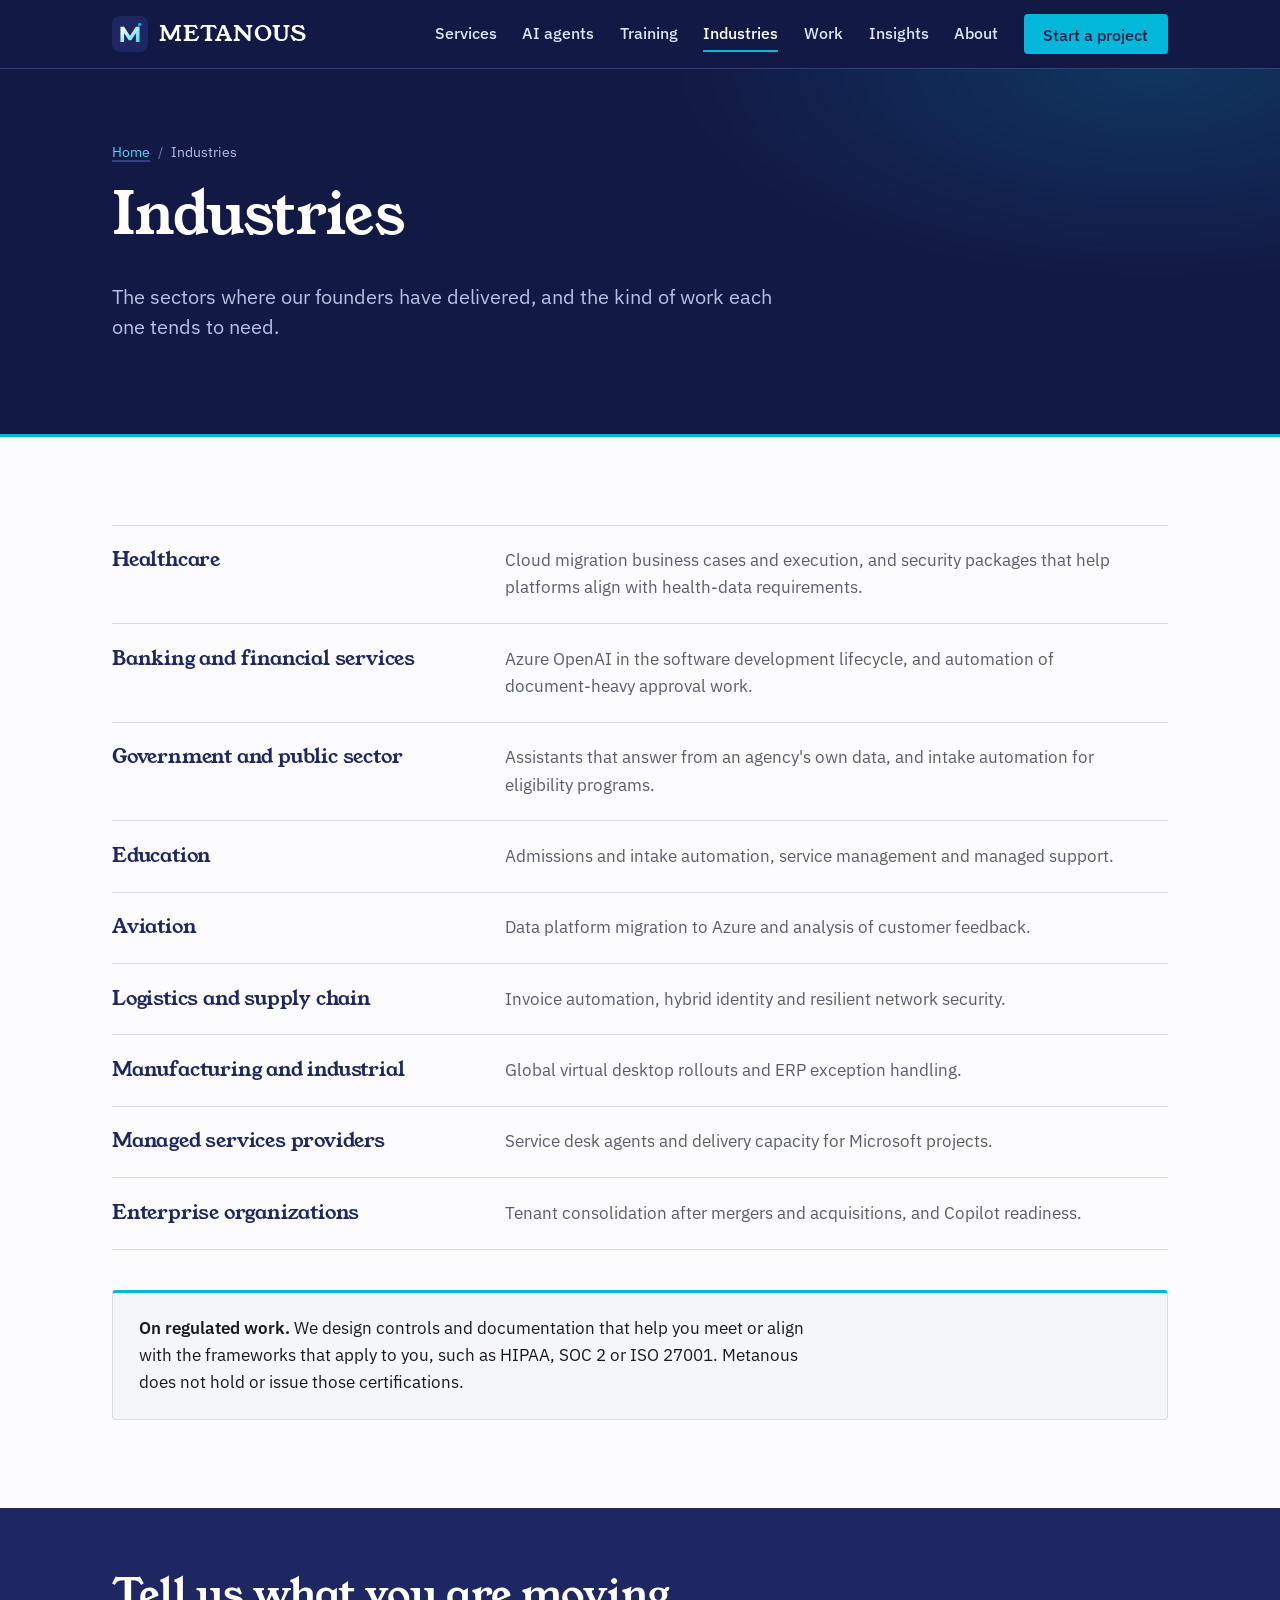
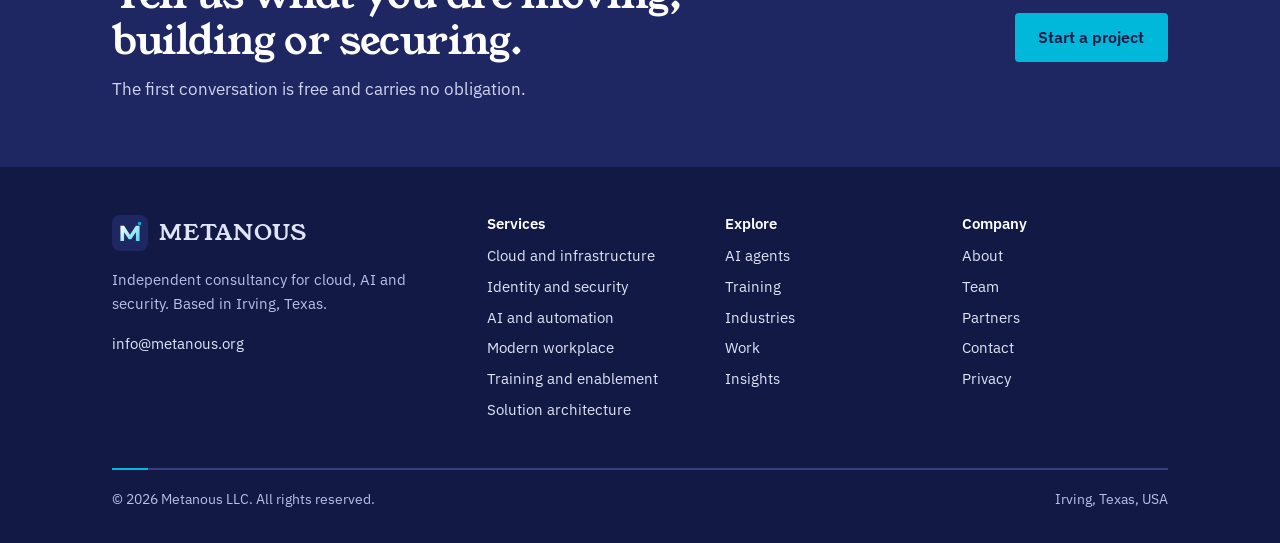
<file: industries.html>
<!DOCTYPE html>
<html lang="en">
<head>
<meta charset="utf-8">
<meta name="viewport" content="width=device-width, initial-scale=1">
<title>Industries: healthcare, banking, government, aviation, logistics | Metanous</title>
<meta name="description" content="Where Metanous&#x27;s founders have delivered cloud, AI and security work: healthcare, banking, government, education, aviation, logistics, manufacturing and MSPs.">
<meta name="robots" content="index,follow">
<link rel="canonical" href="https://www.metanous.org/industries.html">
<meta property="og:site_name" content="Metanous">
<meta property="og:type" content="website">
<meta property="og:title" content="Industries: healthcare, banking, government, aviation, logistics">
<meta property="og:description" content="Where Metanous&#x27;s founders have delivered cloud, AI and security work: healthcare, banking, government, education, aviation, logistics, manufacturing and MSPs.">
<meta property="og:url" content="https://www.metanous.org/industries.html">
<meta property="og:image" content="https://www.metanous.org/assets/img/og-default.png">
<meta property="og:image:width" content="1200">
<meta property="og:image:height" content="630">
<meta name="twitter:card" content="summary_large_image">
<meta name="theme-color" content="#121944">
<link rel="icon" href="favicon.svg" type="image/svg+xml">
<link rel="icon" href="favicon.ico" sizes="32x32">
<link rel="apple-touch-icon" href="assets/img/apple-touch-icon.png">
<link rel="manifest" href="site.webmanifest">
<link rel="preload" href="assets/fonts/young-serif-latin-400-normal.woff2" as="font" type="font/woff2" crossorigin>
<link rel="stylesheet" href="assets/css/site.css">
<script type="application/ld+json">{"@context": "https://schema.org", "@graph": [{"@type": "BreadcrumbList", "itemListElement": [{"@type": "ListItem", "position": 1, "name": "Home", "item": "https://www.metanous.org/"}, {"@type": "ListItem", "position": 2, "name": "Industries", "item": "https://www.metanous.org/industries.html"}]}]}</script>
</head>
<body>
<a class="skip" href="#main">Skip to content</a>
<header class="site-head">
  <div class="wrap">
    <a class="brand" href="index.html" aria-label="Metanous home"><img src="assets/img/logo-mark.svg" alt="" width="36" height="36"><span>METANOUS</span></a>
    <button class="nav-toggle" aria-controls="nav" aria-expanded="false">Menu</button>
    <nav class="nav" id="nav" aria-label="Main"><ul><li><a href="services.html">Services</a></li><li><a href="ai-agents.html">AI agents</a></li><li><a href="training.html">Training</a></li><li><a href="industries.html" aria-current="page">Industries</a></li><li><a href="work.html">Work</a></li><li><a href="insights.html">Insights</a></li><li><a href="about.html">About</a></li><li><a class="btn btn-primary" href="contact.html">Start a project</a></li></ul></nav>
  </div>
</header>
<main id="main">
<section class="page-head dark"><div class="wrap"><nav class="crumbs" aria-label="Breadcrumb"><ol><li><a href="index.html">Home</a></li><li aria-current="page">Industries</li></ol></nav><h1>Industries</h1><p class="lede">The sectors where our founders have delivered, and the kind of work each one tends to need.</p></div></section><section class="section"><div class="wrap">
  <ul class="index"><li><h3>Healthcare</h3><p>Cloud migration business cases and execution, and security packages that help platforms align with health-data requirements.</p><span></span></li><li><h3>Banking and financial services</h3><p>Azure OpenAI in the software development lifecycle, and automation of document-heavy approval work.</p><span></span></li><li><h3>Government and public sector</h3><p>Assistants that answer from an agency's own data, and intake automation for eligibility programs.</p><span></span></li><li><h3>Education</h3><p>Admissions and intake automation, service management and managed support.</p><span></span></li><li><h3>Aviation</h3><p>Data platform migration to Azure and analysis of customer feedback.</p><span></span></li><li><h3>Logistics and supply chain</h3><p>Invoice automation, hybrid identity and resilient network security.</p><span></span></li><li><h3>Manufacturing and industrial</h3><p>Global virtual desktop rollouts and ERP exception handling.</p><span></span></li><li><h3>Managed services providers</h3><p>Service desk agents and delivery capacity for Microsoft projects.</p><span></span></li><li><h3>Enterprise organizations</h3><p>Tenant consolidation after mergers and acquisitions, and Copilot readiness.</p><span></span></li></ul>
  <div class="callout" style="margin-top:2.5rem"><p><strong>On regulated work.</strong> We design controls and documentation that help you meet or align with the frameworks that apply to you, such as HIPAA, SOC 2 or ISO 27001. Metanous does not hold or issue those certifications.</p></div>
</div></section>
</main>
<section class="cta" aria-label="Start a project">
  <div class="wrap">
    <div><h2>Tell us what you are moving, building or securing.</h2><p>The first conversation is free and carries no obligation.</p></div>
    <a class="btn btn-primary" href="contact.html">Start a project</a>
  </div>
</section>
<footer class="site-foot">
  <div class="wrap">
    <div class="foot-grid">
      <div><a class="brand" href="index.html"><img src="assets/img/logo-mark.svg" alt="" width="36" height="36"><span>METANOUS</span></a>
        <p style="margin-top:1rem;max-width:34ch">Independent consultancy for cloud, AI and security. Based in Irving, Texas.</p>
        <p><a href="mailto:info@metanous.org">info@metanous.org</a></p></div>
      <div><h2>Services</h2><ul><li><a href="services.html#cloud">Cloud and infrastructure</a></li><li><a href="services.html#security">Identity and security</a></li><li><a href="services.html#ai">AI and automation</a></li><li><a href="services.html#workplace">Modern workplace</a></li><li><a href="services.html#training">Training and enablement</a></li><li><a href="services.html#architecture">Solution architecture</a></li></ul></div>
      <div><h2>Explore</h2><ul><li><a href="ai-agents.html">AI agents</a></li><li><a href="training.html">Training</a></li><li><a href="industries.html">Industries</a></li><li><a href="work.html">Work</a></li><li><a href="insights.html">Insights</a></li></ul></div>
      <div><h2>Company</h2><ul><li><a href="about.html">About</a></li><li><a href="team.html">Team</a></li><li><a href="about.html#partners">Partners</a></li><li><a href="contact.html">Contact</a></li><li><a href="privacy.html">Privacy</a></li></ul></div>
    </div>
    <div class="foot-base"><span>&copy; <span id="year">2026</span> Metanous LLC. All rights reserved.</span><span>Irving, Texas, USA</span></div>
  </div>
</footer>
<script src="assets/js/config.js"></script>
<script src="assets/js/site.js"></script>
</body>
</html>
</file>
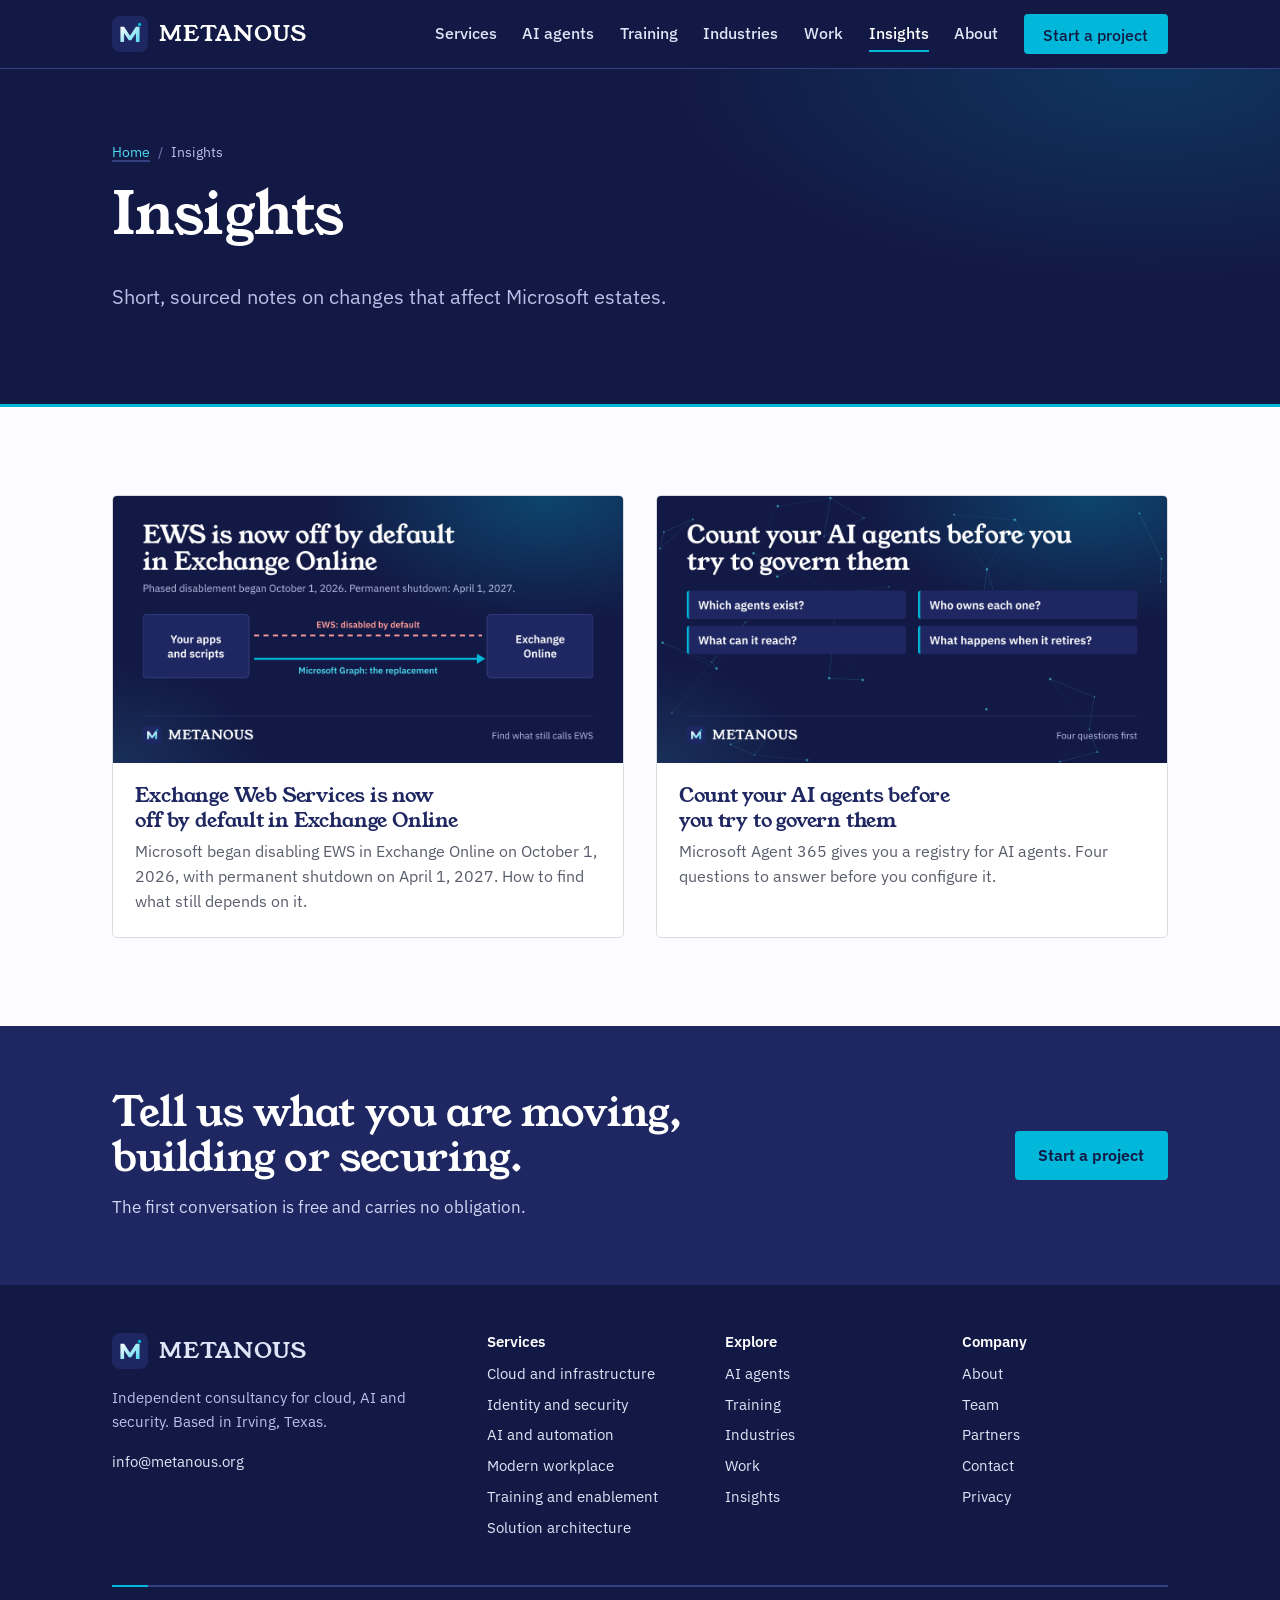
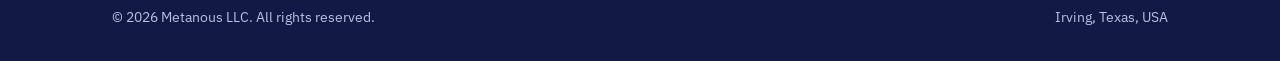
<file: insights.html>
<!DOCTYPE html>
<html lang="en">
<head>
<meta charset="utf-8">
<meta name="viewport" content="width=device-width, initial-scale=1">
<title>Insights on Microsoft 365, Azure and AI governance | Metanous</title>
<meta name="description" content="Short, sourced notes from Metanous on changes that affect Microsoft estates: Exchange Online, AI agent governance and more.">
<meta name="robots" content="index,follow">
<link rel="canonical" href="https://www.metanous.org/insights.html">
<meta property="og:site_name" content="Metanous">
<meta property="og:type" content="website">
<meta property="og:title" content="Insights on Microsoft 365, Azure and AI governance">
<meta property="og:description" content="Short, sourced notes from Metanous on changes that affect Microsoft estates: Exchange Online, AI agent governance and more.">
<meta property="og:url" content="https://www.metanous.org/insights.html">
<meta property="og:image" content="https://www.metanous.org/assets/img/og-default.png">
<meta property="og:image:width" content="1200">
<meta property="og:image:height" content="630">
<meta name="twitter:card" content="summary_large_image">
<meta name="theme-color" content="#121944">
<link rel="icon" href="favicon.svg" type="image/svg+xml">
<link rel="icon" href="favicon.ico" sizes="32x32">
<link rel="apple-touch-icon" href="assets/img/apple-touch-icon.png">
<link rel="manifest" href="site.webmanifest">
<link rel="preload" href="assets/fonts/young-serif-latin-400-normal.woff2" as="font" type="font/woff2" crossorigin>
<link rel="stylesheet" href="assets/css/site.css">
<script type="application/ld+json">{"@context": "https://schema.org", "@graph": [{"@type": "Blog", "url": "https://www.metanous.org/insights.html", "name": "Metanous Insights", "publisher": {"@id": "https://www.metanous.org/#org"}}, {"@type": "BreadcrumbList", "itemListElement": [{"@type": "ListItem", "position": 1, "name": "Home", "item": "https://www.metanous.org/"}, {"@type": "ListItem", "position": 2, "name": "Insights", "item": "https://www.metanous.org/insights.html"}]}]}</script>
</head>
<body>
<a class="skip" href="#main">Skip to content</a>
<header class="site-head">
  <div class="wrap">
    <a class="brand" href="index.html" aria-label="Metanous home"><img src="assets/img/logo-mark.svg" alt="" width="36" height="36"><span>METANOUS</span></a>
    <button class="nav-toggle" aria-controls="nav" aria-expanded="false">Menu</button>
    <nav class="nav" id="nav" aria-label="Main"><ul><li><a href="services.html">Services</a></li><li><a href="ai-agents.html">AI agents</a></li><li><a href="training.html">Training</a></li><li><a href="industries.html">Industries</a></li><li><a href="work.html">Work</a></li><li><a href="insights.html" aria-current="page">Insights</a></li><li><a href="about.html">About</a></li><li><a class="btn btn-primary" href="contact.html">Start a project</a></li></ul></nav>
  </div>
</header>
<main id="main">
<section class="page-head dark"><div class="wrap"><nav class="crumbs" aria-label="Breadcrumb"><ol><li><a href="index.html">Home</a></li><li aria-current="page">Insights</li></ol></nav><h1>Insights</h1><p class="lede">Short, sourced notes on changes that affect Microsoft estates.</p></div></section><section class="section"><div class="wrap"><div class="posts"><a class="post-card" href="ews-retirement-exchange-online.html"><img src="assets/img/insight-ews.png" alt="" width="1200" height="630" loading="lazy"><div><h3>Exchange Web Services is now off by default in Exchange Online</h3><p>Microsoft began disabling EWS in Exchange Online on October 1, 2026, with permanent shutdown on April 1, 2027. How to find what still depends on it.</p></div></a><a class="post-card" href="count-your-ai-agents.html"><img src="assets/img/insight-agents.png" alt="" width="1200" height="630" loading="lazy"><div><h3>Count your AI agents before you try to govern them</h3><p>Microsoft Agent 365 gives you a registry for AI agents. Four questions to answer before you configure it.</p></div></a></div></div></section>
</main>
<section class="cta" aria-label="Start a project">
  <div class="wrap">
    <div><h2>Tell us what you are moving, building or securing.</h2><p>The first conversation is free and carries no obligation.</p></div>
    <a class="btn btn-primary" href="contact.html">Start a project</a>
  </div>
</section>
<footer class="site-foot">
  <div class="wrap">
    <div class="foot-grid">
      <div><a class="brand" href="index.html"><img src="assets/img/logo-mark.svg" alt="" width="36" height="36"><span>METANOUS</span></a>
        <p style="margin-top:1rem;max-width:34ch">Independent consultancy for cloud, AI and security. Based in Irving, Texas.</p>
        <p><a href="mailto:info@metanous.org">info@metanous.org</a></p></div>
      <div><h2>Services</h2><ul><li><a href="services.html#cloud">Cloud and infrastructure</a></li><li><a href="services.html#security">Identity and security</a></li><li><a href="services.html#ai">AI and automation</a></li><li><a href="services.html#workplace">Modern workplace</a></li><li><a href="services.html#training">Training and enablement</a></li><li><a href="services.html#architecture">Solution architecture</a></li></ul></div>
      <div><h2>Explore</h2><ul><li><a href="ai-agents.html">AI agents</a></li><li><a href="training.html">Training</a></li><li><a href="industries.html">Industries</a></li><li><a href="work.html">Work</a></li><li><a href="insights.html">Insights</a></li></ul></div>
      <div><h2>Company</h2><ul><li><a href="about.html">About</a></li><li><a href="team.html">Team</a></li><li><a href="about.html#partners">Partners</a></li><li><a href="contact.html">Contact</a></li><li><a href="privacy.html">Privacy</a></li></ul></div>
    </div>
    <div class="foot-base"><span>&copy; <span id="year">2026</span> Metanous LLC. All rights reserved.</span><span>Irving, Texas, USA</span></div>
  </div>
</footer>
<script src="assets/js/config.js"></script>
<script src="assets/js/site.js"></script>
</body>
</html>
</file>
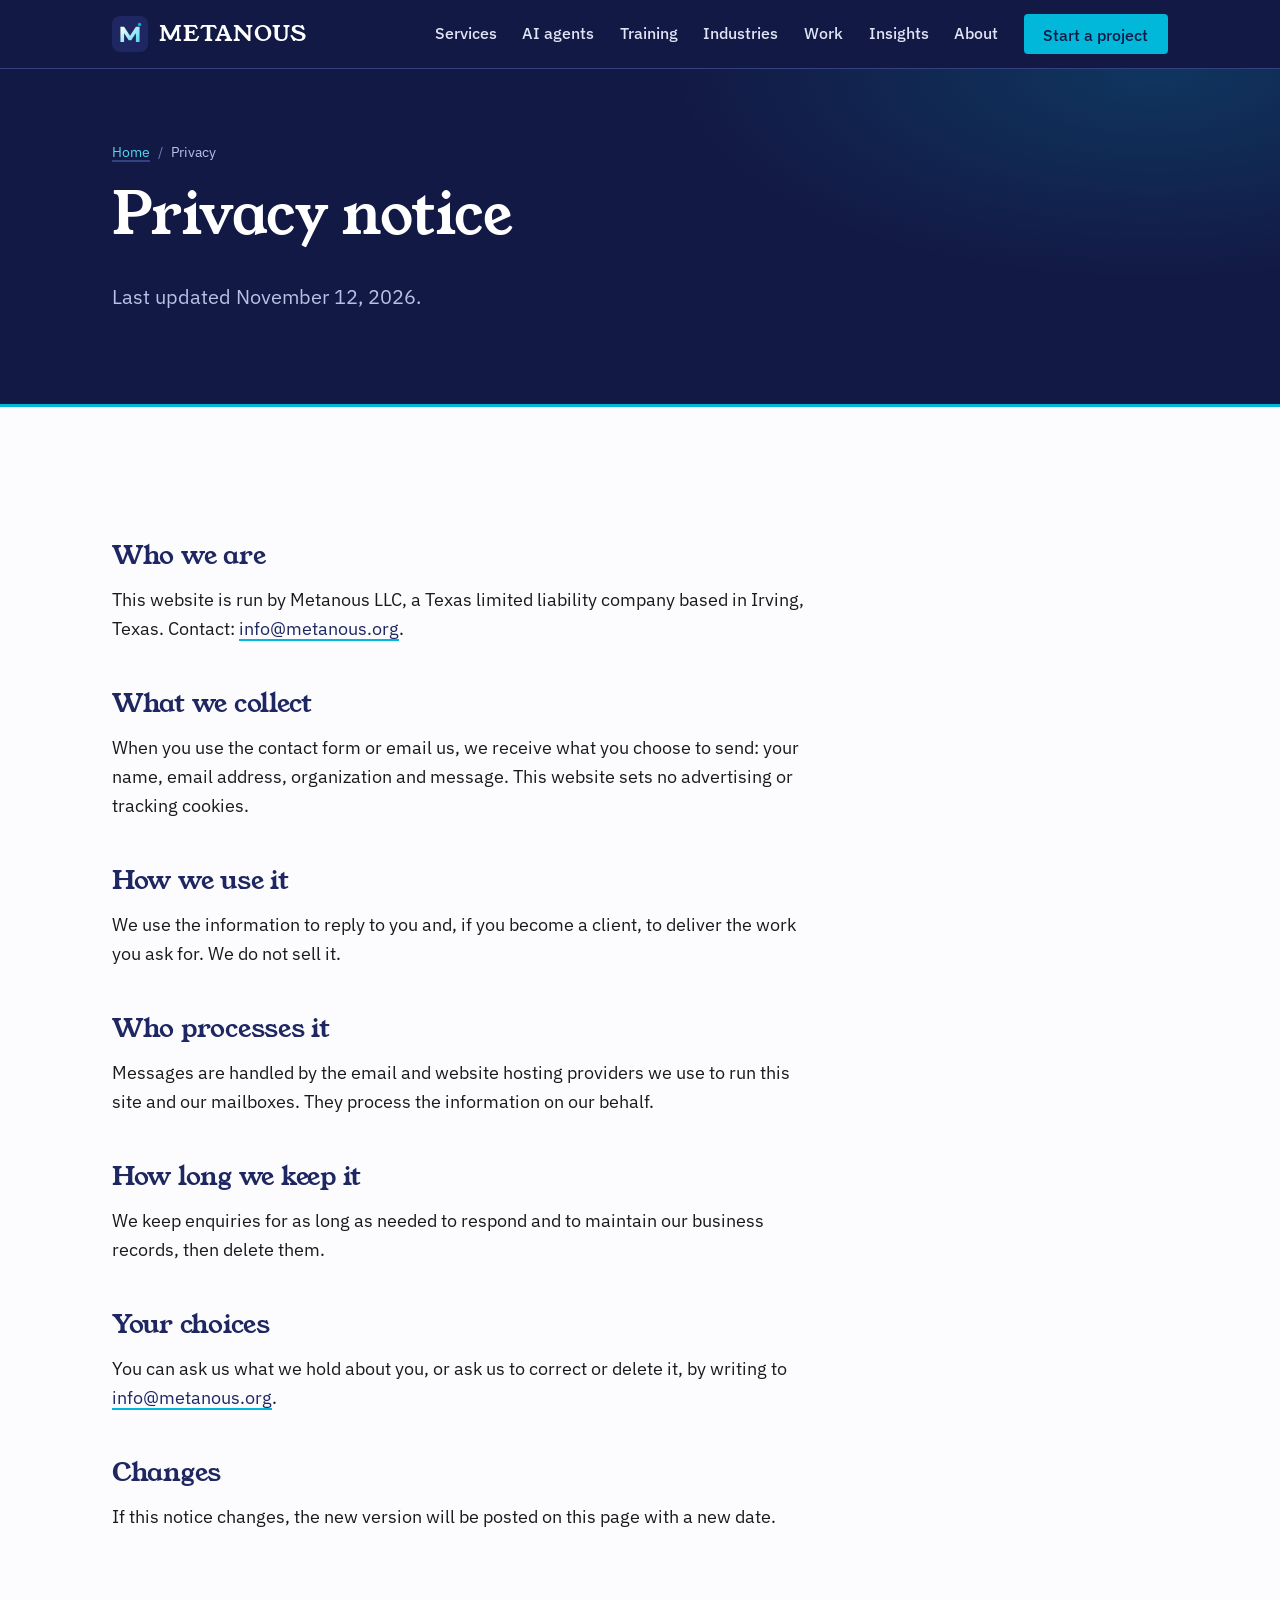
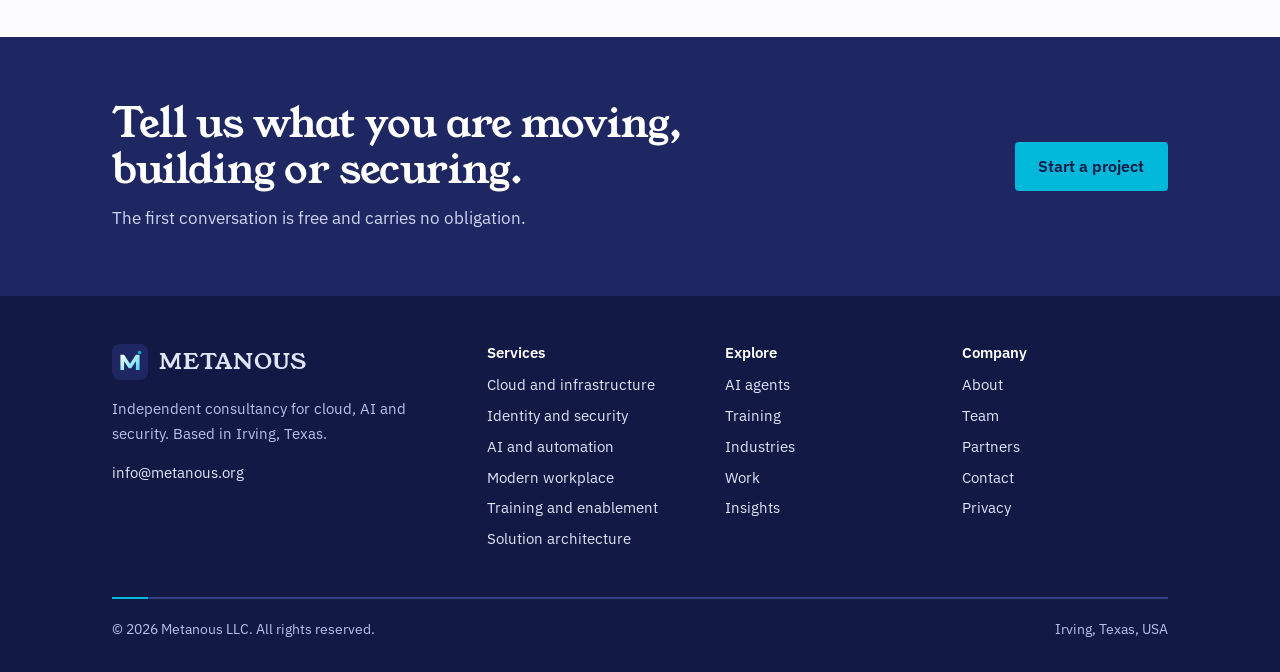
<file: privacy.html>
<!DOCTYPE html>
<html lang="en">
<head>
<meta charset="utf-8">
<meta name="viewport" content="width=device-width, initial-scale=1">
<title>Privacy notice | Metanous</title>
<meta name="description" content="How Metanous LLC handles information sent through this website.">
<meta name="robots" content="index,follow">
<link rel="canonical" href="https://www.metanous.org/privacy.html">
<meta property="og:site_name" content="Metanous">
<meta property="og:type" content="website">
<meta property="og:title" content="Privacy notice">
<meta property="og:description" content="How Metanous LLC handles information sent through this website.">
<meta property="og:url" content="https://www.metanous.org/privacy.html">
<meta property="og:image" content="https://www.metanous.org/assets/img/og-default.png">
<meta property="og:image:width" content="1200">
<meta property="og:image:height" content="630">
<meta name="twitter:card" content="summary_large_image">
<meta name="theme-color" content="#121944">
<link rel="icon" href="favicon.svg" type="image/svg+xml">
<link rel="icon" href="favicon.ico" sizes="32x32">
<link rel="apple-touch-icon" href="assets/img/apple-touch-icon.png">
<link rel="manifest" href="site.webmanifest">
<link rel="preload" href="assets/fonts/young-serif-latin-400-normal.woff2" as="font" type="font/woff2" crossorigin>
<link rel="stylesheet" href="assets/css/site.css">
<script type="application/ld+json">{"@context": "https://schema.org", "@graph": [{"@type": "BreadcrumbList", "itemListElement": [{"@type": "ListItem", "position": 1, "name": "Home", "item": "https://www.metanous.org/"}, {"@type": "ListItem", "position": 2, "name": "Privacy", "item": "https://www.metanous.org/privacy.html"}]}]}</script>
</head>
<body>
<a class="skip" href="#main">Skip to content</a>
<header class="site-head">
  <div class="wrap">
    <a class="brand" href="index.html" aria-label="Metanous home"><img src="assets/img/logo-mark.svg" alt="" width="36" height="36"><span>METANOUS</span></a>
    <button class="nav-toggle" aria-controls="nav" aria-expanded="false">Menu</button>
    <nav class="nav" id="nav" aria-label="Main"><ul><li><a href="services.html">Services</a></li><li><a href="ai-agents.html">AI agents</a></li><li><a href="training.html">Training</a></li><li><a href="industries.html">Industries</a></li><li><a href="work.html">Work</a></li><li><a href="insights.html">Insights</a></li><li><a href="about.html">About</a></li><li><a class="btn btn-primary" href="contact.html">Start a project</a></li></ul></nav>
  </div>
</header>
<main id="main">
<section class="page-head dark"><div class="wrap"><nav class="crumbs" aria-label="Breadcrumb"><ol><li><a href="index.html">Home</a></li><li aria-current="page">Privacy</li></ol></nav><h1>Privacy notice</h1><p class="lede">Last updated November 12, 2026.</p></div></section><section class="section"><div class="wrap"><article class="article">
<h2>Who we are</h2><p>This website is run by Metanous LLC, a Texas limited liability company based in Irving, Texas. Contact: <a href="mailto:info@metanous.org">info@metanous.org</a>.</p>
<h2>What we collect</h2><p>When you use the contact form or email us, we receive what you choose to send: your name, email address, organization and message. This website sets no advertising or tracking cookies.</p>
<h2>How we use it</h2><p>We use the information to reply to you and, if you become a client, to deliver the work you ask for. We do not sell it.</p>
<h2>Who processes it</h2><p>Messages are handled by the email and website hosting providers we use to run this site and our mailboxes. They process the information on our behalf.</p>
<h2>How long we keep it</h2><p>We keep enquiries for as long as needed to respond and to maintain our business records, then delete them.</p>
<h2>Your choices</h2><p>You can ask us what we hold about you, or ask us to correct or delete it, by writing to <a href="mailto:info@metanous.org">info@metanous.org</a>.</p>
<h2>Changes</h2><p>If this notice changes, the new version will be posted on this page with a new date.</p>
</article></div></section>
</main>
<section class="cta" aria-label="Start a project">
  <div class="wrap">
    <div><h2>Tell us what you are moving, building or securing.</h2><p>The first conversation is free and carries no obligation.</p></div>
    <a class="btn btn-primary" href="contact.html">Start a project</a>
  </div>
</section>
<footer class="site-foot">
  <div class="wrap">
    <div class="foot-grid">
      <div><a class="brand" href="index.html"><img src="assets/img/logo-mark.svg" alt="" width="36" height="36"><span>METANOUS</span></a>
        <p style="margin-top:1rem;max-width:34ch">Independent consultancy for cloud, AI and security. Based in Irving, Texas.</p>
        <p><a href="mailto:info@metanous.org">info@metanous.org</a></p></div>
      <div><h2>Services</h2><ul><li><a href="services.html#cloud">Cloud and infrastructure</a></li><li><a href="services.html#security">Identity and security</a></li><li><a href="services.html#ai">AI and automation</a></li><li><a href="services.html#workplace">Modern workplace</a></li><li><a href="services.html#training">Training and enablement</a></li><li><a href="services.html#architecture">Solution architecture</a></li></ul></div>
      <div><h2>Explore</h2><ul><li><a href="ai-agents.html">AI agents</a></li><li><a href="training.html">Training</a></li><li><a href="industries.html">Industries</a></li><li><a href="work.html">Work</a></li><li><a href="insights.html">Insights</a></li></ul></div>
      <div><h2>Company</h2><ul><li><a href="about.html">About</a></li><li><a href="team.html">Team</a></li><li><a href="about.html#partners">Partners</a></li><li><a href="contact.html">Contact</a></li><li><a href="privacy.html">Privacy</a></li></ul></div>
    </div>
    <div class="foot-base"><span>&copy; <span id="year">2026</span> Metanous LLC. All rights reserved.</span><span>Irving, Texas, USA</span></div>
  </div>
</footer>
<script src="assets/js/config.js"></script>
<script src="assets/js/site.js"></script>
</body>
</html>
</file>
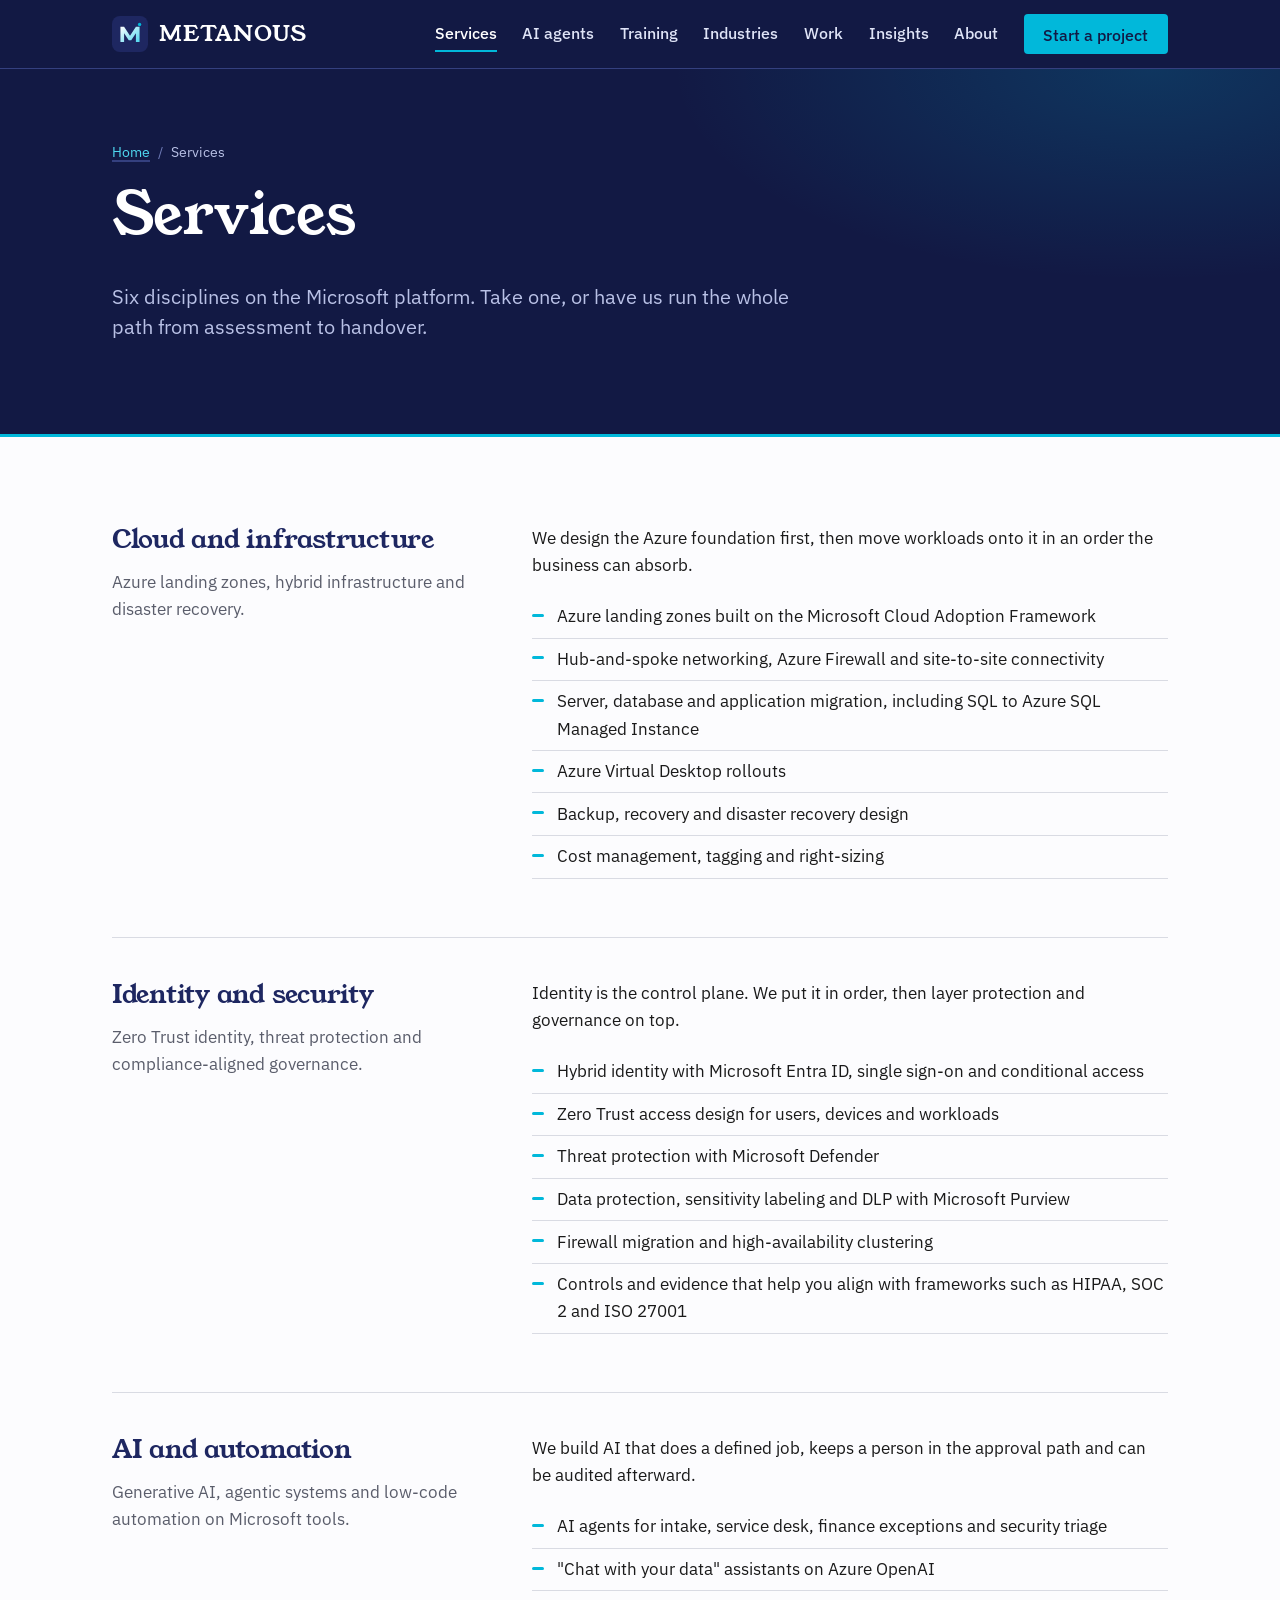
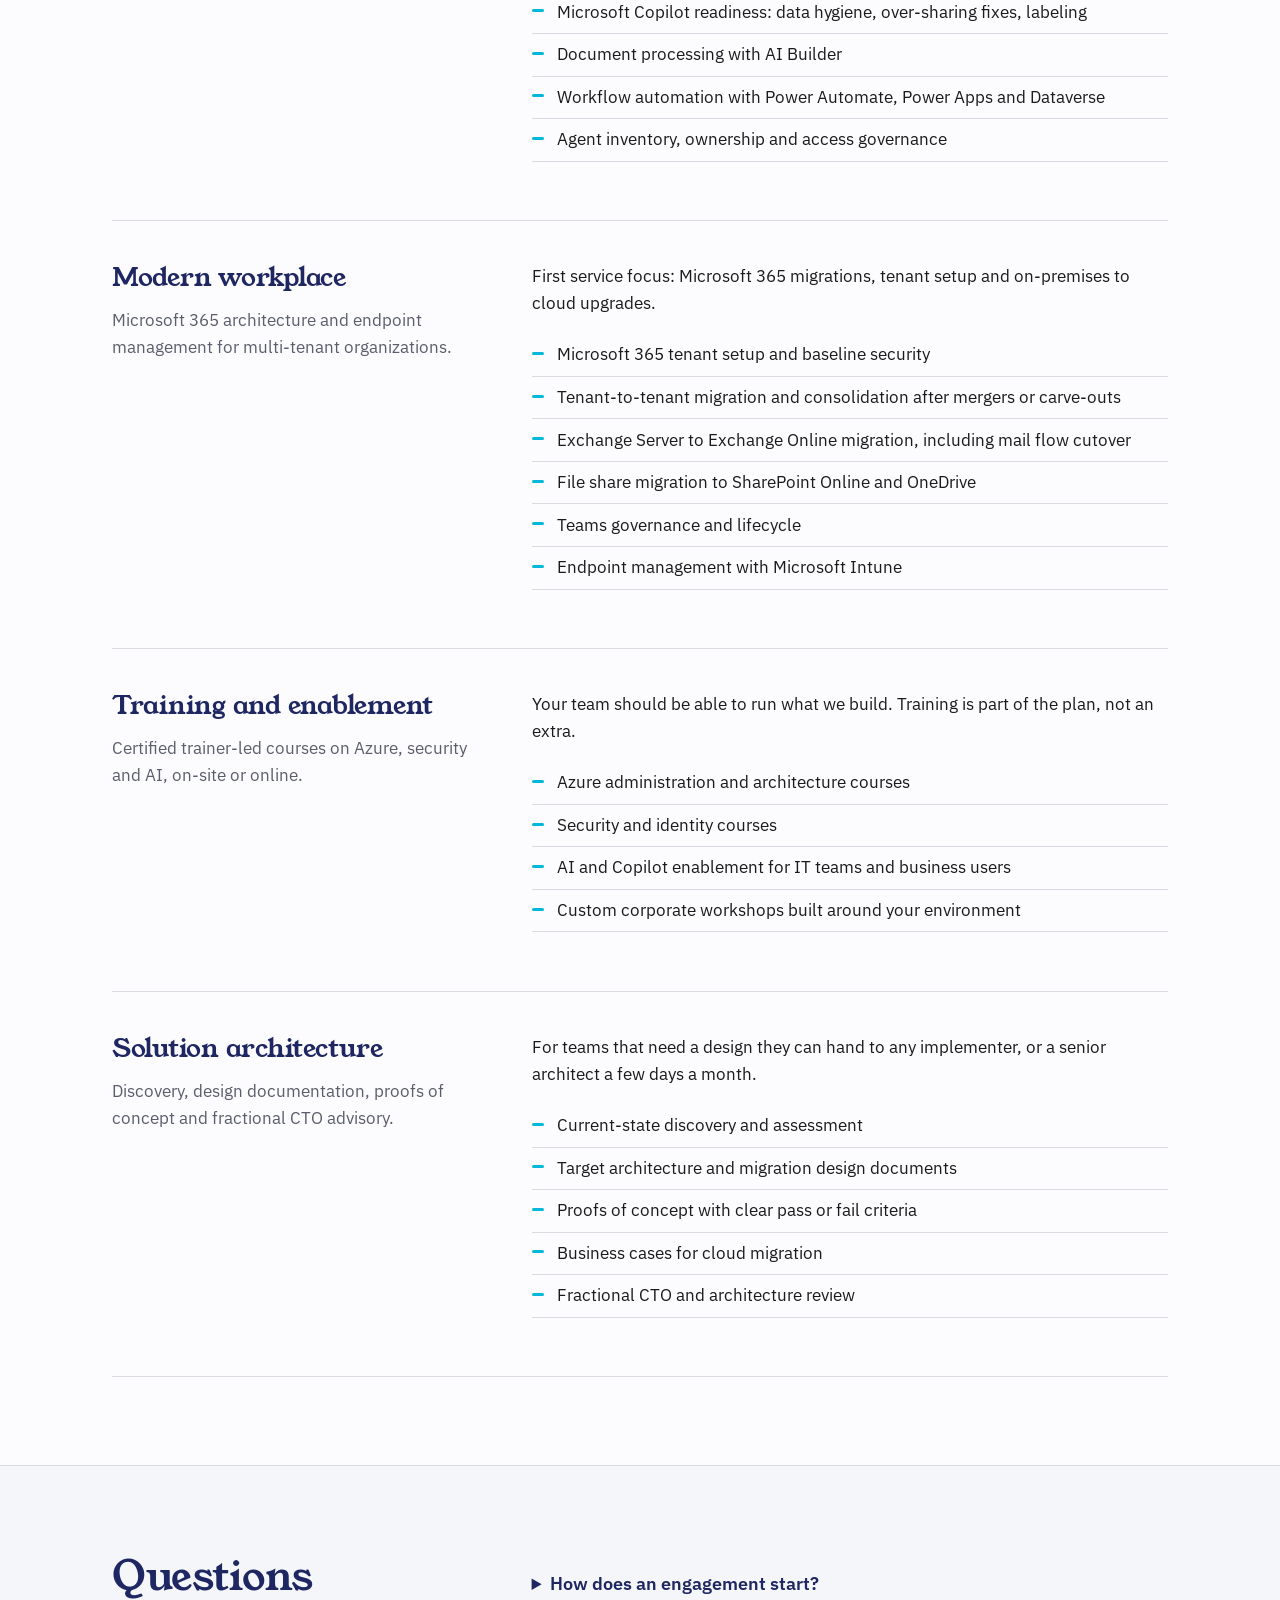
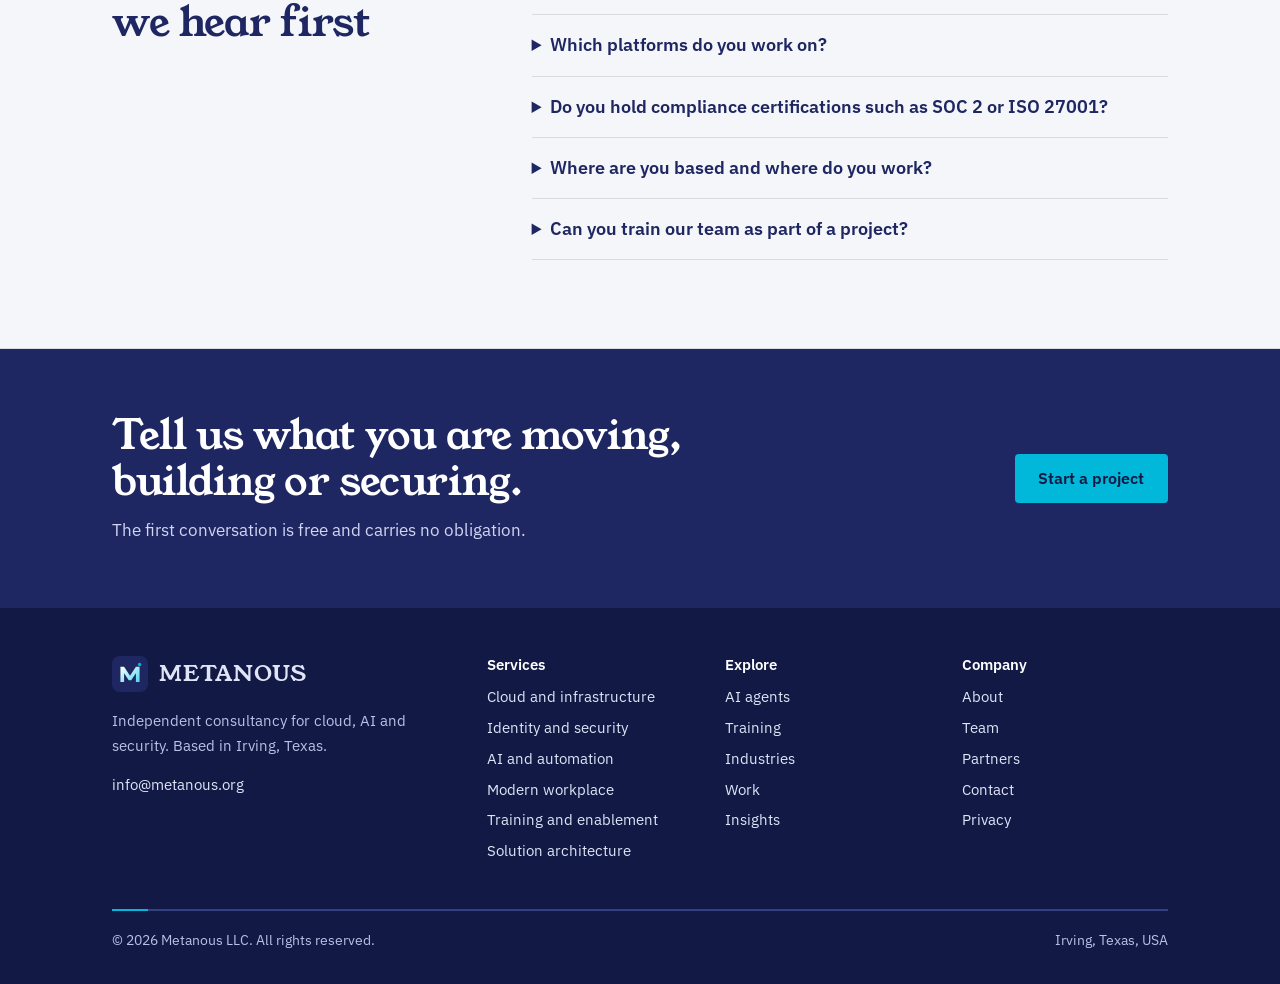
<file: services.html>
<!DOCTYPE html>
<html lang="en">
<head>
<meta charset="utf-8">
<meta name="viewport" content="width=device-width, initial-scale=1">
<title>Services: cloud, security, AI, Microsoft 365, training | Metanous</title>
<meta name="description" content="Azure landing zones and migration, Zero Trust identity and security, AI and automation, Microsoft 365 tenant work, training and solution architecture.">
<meta name="robots" content="index,follow">
<link rel="canonical" href="https://www.metanous.org/services.html">
<meta property="og:site_name" content="Metanous">
<meta property="og:type" content="website">
<meta property="og:title" content="Services: cloud, security, AI, Microsoft 365, training">
<meta property="og:description" content="Azure landing zones and migration, Zero Trust identity and security, AI and automation, Microsoft 365 tenant work, training and solution architecture.">
<meta property="og:url" content="https://www.metanous.org/services.html">
<meta property="og:image" content="https://www.metanous.org/assets/img/og-default.png">
<meta property="og:image:width" content="1200">
<meta property="og:image:height" content="630">
<meta name="twitter:card" content="summary_large_image">
<meta name="theme-color" content="#121944">
<link rel="icon" href="favicon.svg" type="image/svg+xml">
<link rel="icon" href="favicon.ico" sizes="32x32">
<link rel="apple-touch-icon" href="assets/img/apple-touch-icon.png">
<link rel="manifest" href="site.webmanifest">
<link rel="preload" href="assets/fonts/young-serif-latin-400-normal.woff2" as="font" type="font/woff2" crossorigin>
<link rel="stylesheet" href="assets/css/site.css">
<script type="application/ld+json">{"@context": "https://schema.org", "@graph": [{"@type": "ItemList", "name": "Metanous services", "itemListElement": [{"@type": "ListItem", "position": 1, "item": {"@type": "Service", "name": "Cloud and infrastructure", "description": "Azure landing zones, hybrid infrastructure and disaster recovery.", "url": "https://www.metanous.org/services.html#cloud", "provider": {"@id": "https://www.metanous.org/#org"}}}, {"@type": "ListItem", "position": 2, "item": {"@type": "Service", "name": "Identity and security", "description": "Zero Trust identity, threat protection and compliance-aligned governance.", "url": "https://www.metanous.org/services.html#security", "provider": {"@id": "https://www.metanous.org/#org"}}}, {"@type": "ListItem", "position": 3, "item": {"@type": "Service", "name": "AI and automation", "description": "Generative AI, agentic systems and low-code automation on Microsoft tools.", "url": "https://www.metanous.org/services.html#ai", "provider": {"@id": "https://www.metanous.org/#org"}}}, {"@type": "ListItem", "position": 4, "item": {"@type": "Service", "name": "Modern workplace", "description": "Microsoft 365 architecture and endpoint management for multi-tenant organizations.", "url": "https://www.metanous.org/services.html#workplace", "provider": {"@id": "https://www.metanous.org/#org"}}}, {"@type": "ListItem", "position": 5, "item": {"@type": "Service", "name": "Training and enablement", "description": "Certified trainer-led courses on Azure, security and AI, on-site or online.", "url": "https://www.metanous.org/services.html#training", "provider": {"@id": "https://www.metanous.org/#org"}}}, {"@type": "ListItem", "position": 6, "item": {"@type": "Service", "name": "Solution architecture", "description": "Discovery, design documentation, proofs of concept and fractional CTO advisory.", "url": "https://www.metanous.org/services.html#architecture", "provider": {"@id": "https://www.metanous.org/#org"}}}]}, {"@type": "FAQPage", "mainEntity": [{"@type": "Question", "name": "How does an engagement start?", "acceptedAnswer": {"@type": "Answer", "text": "With a conversation about what you run today and what you need it to do. If there is a fit, we propose a fixed-scope assessment so you see our work before committing to a larger project."}}, {"@type": "Question", "name": "Which platforms do you work on?", "acceptedAnswer": {"@type": "Answer", "text": "Our practice is built on Microsoft: Azure, Microsoft 365, Entra ID, Defender, Purview, Power Platform, Copilot and Azure OpenAI."}}, {"@type": "Question", "name": "Do you hold compliance certifications such as SOC 2 or ISO 27001?", "acceptedAnswer": {"@type": "Answer", "text": "No. Metanous does not hold those certifications and does not issue them. We design controls and documentation that help you meet or align with the frameworks your auditors assess."}}, {"@type": "Question", "name": "Where are you based and where do you work?", "acceptedAnswer": {"@type": "Answer", "text": "Metanous LLC is a Texas company based in Irving. We work with organizations in the USA first, and also in the UK, the Middle East and Asia."}}, {"@type": "Question", "name": "Can you train our team as part of a project?", "acceptedAnswer": {"@type": "Answer", "text": "Yes. Training led by a Microsoft Certified Trainer can be built into any engagement or booked on its own, on-site or online."}}]}, {"@type": "BreadcrumbList", "itemListElement": [{"@type": "ListItem", "position": 1, "name": "Home", "item": "https://www.metanous.org/"}, {"@type": "ListItem", "position": 2, "name": "Services", "item": "https://www.metanous.org/services.html"}]}]}</script>
</head>
<body>
<a class="skip" href="#main">Skip to content</a>
<header class="site-head">
  <div class="wrap">
    <a class="brand" href="index.html" aria-label="Metanous home"><img src="assets/img/logo-mark.svg" alt="" width="36" height="36"><span>METANOUS</span></a>
    <button class="nav-toggle" aria-controls="nav" aria-expanded="false">Menu</button>
    <nav class="nav" id="nav" aria-label="Main"><ul><li><a href="services.html" aria-current="page">Services</a></li><li><a href="ai-agents.html">AI agents</a></li><li><a href="training.html">Training</a></li><li><a href="industries.html">Industries</a></li><li><a href="work.html">Work</a></li><li><a href="insights.html">Insights</a></li><li><a href="about.html">About</a></li><li><a class="btn btn-primary" href="contact.html">Start a project</a></li></ul></nav>
  </div>
</header>
<main id="main">
<section class="page-head dark"><div class="wrap"><nav class="crumbs" aria-label="Breadcrumb"><ol><li><a href="index.html">Home</a></li><li aria-current="page">Services</li></ol></nav><h1>Services</h1><p class="lede">Six disciplines on the Microsoft platform. Take one, or have us run the whole path from assessment to handover.</p></div></section><section class="section"><div class="wrap"><div class="detail" id="cloud"><div><h2>Cloud and infrastructure</h2><p class="muted">Azure landing zones, hybrid infrastructure and disaster recovery.</p></div><div><p>We design the Azure foundation first, then move workloads onto it in an order the business can absorb.</p><ul class="ticks"><li>Azure landing zones built on the Microsoft Cloud Adoption Framework</li><li>Hub-and-spoke networking, Azure Firewall and site-to-site connectivity</li><li>Server, database and application migration, including SQL to Azure SQL Managed Instance</li><li>Azure Virtual Desktop rollouts</li><li>Backup, recovery and disaster recovery design</li><li>Cost management, tagging and right-sizing</li></ul></div></div><div class="detail" id="security"><div><h2>Identity and security</h2><p class="muted">Zero Trust identity, threat protection and compliance-aligned governance.</p></div><div><p>Identity is the control plane. We put it in order, then layer protection and governance on top.</p><ul class="ticks"><li>Hybrid identity with Microsoft Entra ID, single sign-on and conditional access</li><li>Zero Trust access design for users, devices and workloads</li><li>Threat protection with Microsoft Defender</li><li>Data protection, sensitivity labeling and DLP with Microsoft Purview</li><li>Firewall migration and high-availability clustering</li><li>Controls and evidence that help you align with frameworks such as HIPAA, SOC 2 and ISO 27001</li></ul></div></div><div class="detail" id="ai"><div><h2>AI and automation</h2><p class="muted">Generative AI, agentic systems and low-code automation on Microsoft tools.</p></div><div><p>We build AI that does a defined job, keeps a person in the approval path and can be audited afterward.</p><ul class="ticks"><li>AI agents for intake, service desk, finance exceptions and security triage</li><li>"Chat with your data" assistants on Azure OpenAI</li><li>Microsoft Copilot readiness: data hygiene, over-sharing fixes, labeling</li><li>Document processing with AI Builder</li><li>Workflow automation with Power Automate, Power Apps and Dataverse</li><li>Agent inventory, ownership and access governance</li></ul></div></div><div class="detail" id="workplace"><div><h2>Modern workplace</h2><p class="muted">Microsoft 365 architecture and endpoint management for multi-tenant organizations.</p></div><div><p>First service focus: Microsoft 365 migrations, tenant setup and on-premises to cloud upgrades.</p><ul class="ticks"><li>Microsoft 365 tenant setup and baseline security</li><li>Tenant-to-tenant migration and consolidation after mergers or carve-outs</li><li>Exchange Server to Exchange Online migration, including mail flow cutover</li><li>File share migration to SharePoint Online and OneDrive</li><li>Teams governance and lifecycle</li><li>Endpoint management with Microsoft Intune</li></ul></div></div><div class="detail" id="training"><div><h2>Training and enablement</h2><p class="muted">Certified trainer-led courses on Azure, security and AI, on-site or online.</p></div><div><p>Your team should be able to run what we build. Training is part of the plan, not an extra.</p><ul class="ticks"><li>Azure administration and architecture courses</li><li>Security and identity courses</li><li>AI and Copilot enablement for IT teams and business users</li><li>Custom corporate workshops built around your environment</li></ul></div></div><div class="detail" id="architecture"><div><h2>Solution architecture</h2><p class="muted">Discovery, design documentation, proofs of concept and fractional CTO advisory.</p></div><div><p>For teams that need a design they can hand to any implementer, or a senior architect a few days a month.</p><ul class="ticks"><li>Current-state discovery and assessment</li><li>Target architecture and migration design documents</li><li>Proofs of concept with clear pass or fail criteria</li><li>Business cases for cloud migration</li><li>Fractional CTO and architecture review</li></ul></div></div></div></section><section class="section tint"><div class="wrap"><div class="cols wide-right"><h2>Questions we hear first</h2><div class="faq"><details><summary>How does an engagement start?</summary><p>With a conversation about what you run today and what you need it to do. If there is a fit, we propose a fixed-scope assessment so you see our work before committing to a larger project.</p></details><details><summary>Which platforms do you work on?</summary><p>Our practice is built on Microsoft: Azure, Microsoft 365, Entra ID, Defender, Purview, Power Platform, Copilot and Azure OpenAI.</p></details><details><summary>Do you hold compliance certifications such as SOC 2 or ISO 27001?</summary><p>No. Metanous does not hold those certifications and does not issue them. We design controls and documentation that help you meet or align with the frameworks your auditors assess.</p></details><details><summary>Where are you based and where do you work?</summary><p>Metanous LLC is a Texas company based in Irving. We work with organizations in the USA first, and also in the UK, the Middle East and Asia.</p></details><details><summary>Can you train our team as part of a project?</summary><p>Yes. Training led by a Microsoft Certified Trainer can be built into any engagement or booked on its own, on-site or online.</p></details></div></div></div></section>
</main>
<section class="cta" aria-label="Start a project">
  <div class="wrap">
    <div><h2>Tell us what you are moving, building or securing.</h2><p>The first conversation is free and carries no obligation.</p></div>
    <a class="btn btn-primary" href="contact.html">Start a project</a>
  </div>
</section>
<footer class="site-foot">
  <div class="wrap">
    <div class="foot-grid">
      <div><a class="brand" href="index.html"><img src="assets/img/logo-mark.svg" alt="" width="36" height="36"><span>METANOUS</span></a>
        <p style="margin-top:1rem;max-width:34ch">Independent consultancy for cloud, AI and security. Based in Irving, Texas.</p>
        <p><a href="mailto:info@metanous.org">info@metanous.org</a></p></div>
      <div><h2>Services</h2><ul><li><a href="services.html#cloud">Cloud and infrastructure</a></li><li><a href="services.html#security">Identity and security</a></li><li><a href="services.html#ai">AI and automation</a></li><li><a href="services.html#workplace">Modern workplace</a></li><li><a href="services.html#training">Training and enablement</a></li><li><a href="services.html#architecture">Solution architecture</a></li></ul></div>
      <div><h2>Explore</h2><ul><li><a href="ai-agents.html">AI agents</a></li><li><a href="training.html">Training</a></li><li><a href="industries.html">Industries</a></li><li><a href="work.html">Work</a></li><li><a href="insights.html">Insights</a></li></ul></div>
      <div><h2>Company</h2><ul><li><a href="about.html">About</a></li><li><a href="team.html">Team</a></li><li><a href="about.html#partners">Partners</a></li><li><a href="contact.html">Contact</a></li><li><a href="privacy.html">Privacy</a></li></ul></div>
    </div>
    <div class="foot-base"><span>&copy; <span id="year">2026</span> Metanous LLC. All rights reserved.</span><span>Irving, Texas, USA</span></div>
  </div>
</footer>
<script src="assets/js/config.js"></script>
<script src="assets/js/site.js"></script>
</body>
</html>
</file>
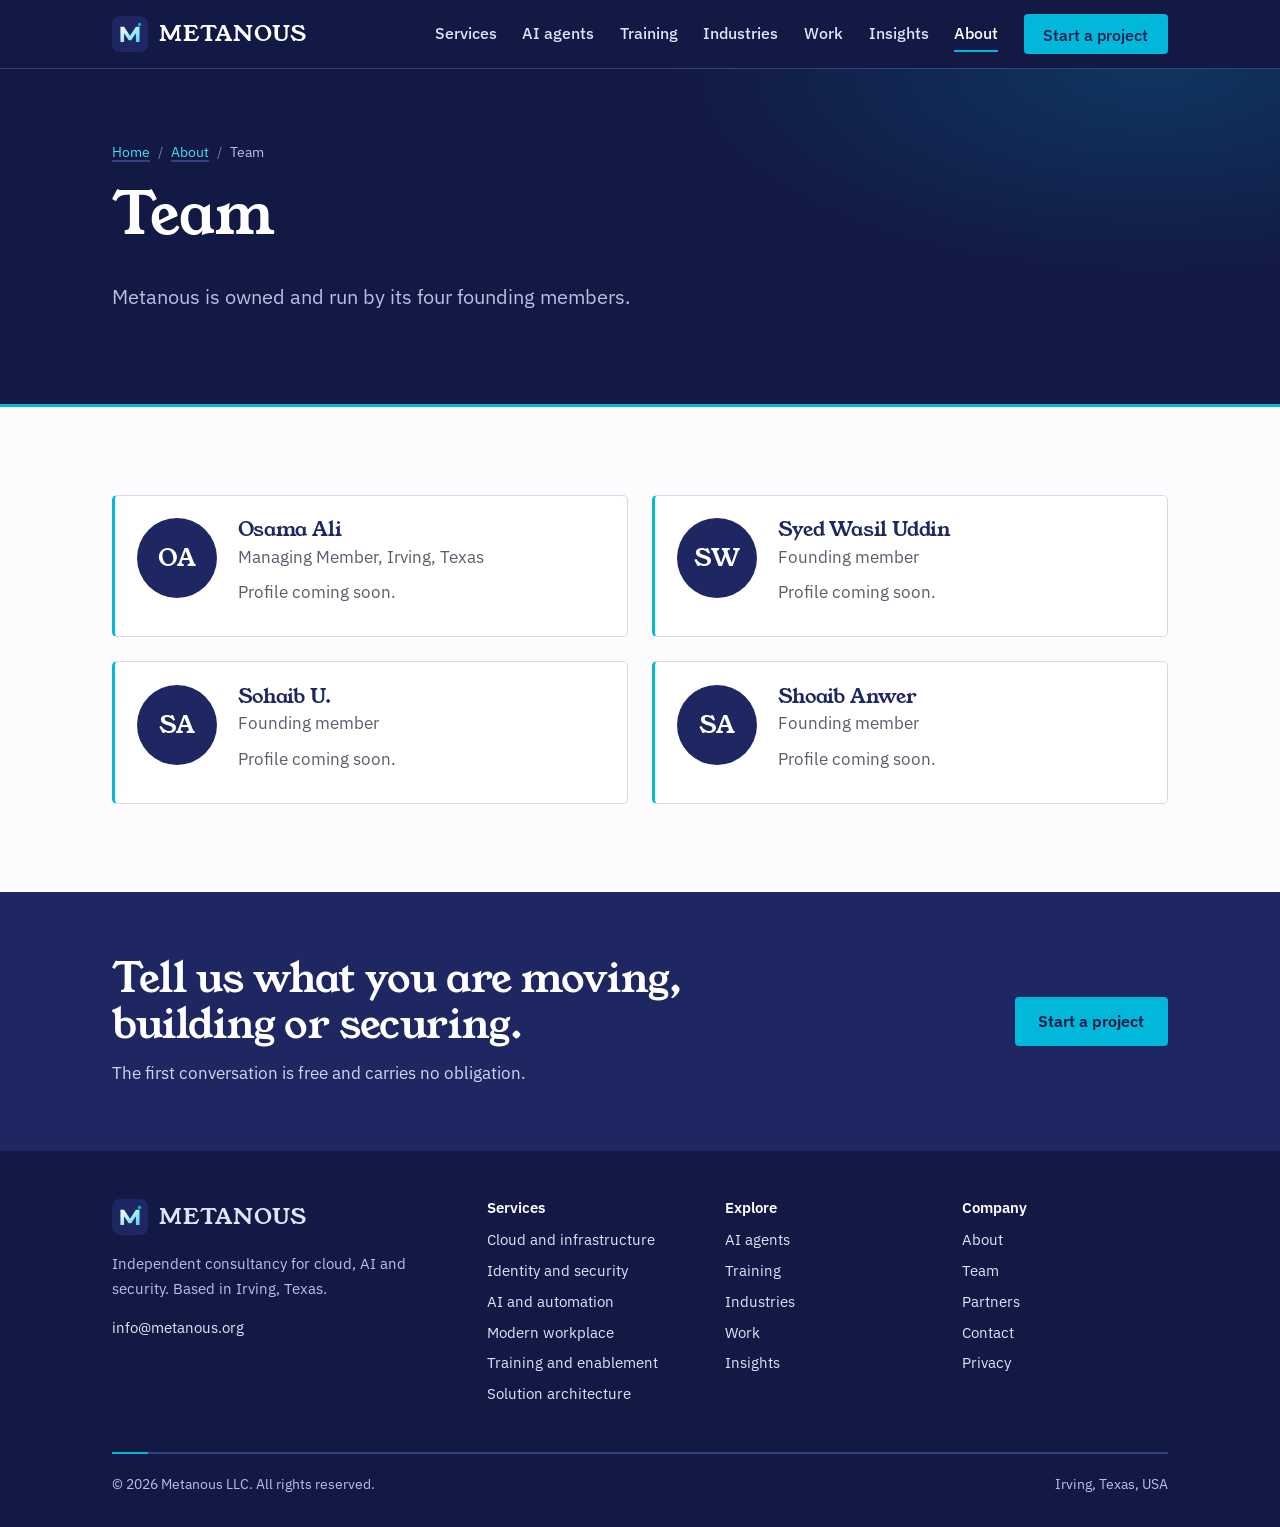
<file: team.html>
<!DOCTYPE html>
<html lang="en">
<head>
<meta charset="utf-8">
<meta name="viewport" content="width=device-width, initial-scale=1">
<title>Team: the founding members of Metanous | Metanous</title>
<meta name="description" content="The four founding members of Metanous LLC, an independent cloud, AI and security consultancy based in Irving, Texas.">
<meta name="robots" content="noindex,follow">
<link rel="canonical" href="https://www.metanous.org/team.html">
<meta property="og:site_name" content="Metanous">
<meta property="og:type" content="website">
<meta property="og:title" content="Team: the founding members of Metanous">
<meta property="og:description" content="The four founding members of Metanous LLC, an independent cloud, AI and security consultancy based in Irving, Texas.">
<meta property="og:url" content="https://www.metanous.org/team.html">
<meta property="og:image" content="https://www.metanous.org/assets/img/og-default.png">
<meta property="og:image:width" content="1200">
<meta property="og:image:height" content="630">
<meta name="twitter:card" content="summary_large_image">
<meta name="theme-color" content="#121944">
<link rel="icon" href="favicon.svg" type="image/svg+xml">
<link rel="icon" href="favicon.ico" sizes="32x32">
<link rel="apple-touch-icon" href="assets/img/apple-touch-icon.png">
<link rel="manifest" href="site.webmanifest">
<link rel="preload" href="assets/fonts/young-serif-latin-400-normal.woff2" as="font" type="font/woff2" crossorigin>
<link rel="stylesheet" href="assets/css/site.css">
<script type="application/ld+json">{"@context": "https://schema.org", "@graph": [{"@type": "BreadcrumbList", "itemListElement": [{"@type": "ListItem", "position": 1, "name": "Home", "item": "https://www.metanous.org/"}, {"@type": "ListItem", "position": 2, "name": "About", "item": "https://www.metanous.org/about.html"}, {"@type": "ListItem", "position": 3, "name": "Team", "item": "https://www.metanous.org/team.html"}]}]}</script>
</head>
<body>
<a class="skip" href="#main">Skip to content</a>
<header class="site-head">
  <div class="wrap">
    <a class="brand" href="index.html" aria-label="Metanous home"><img src="assets/img/logo-mark.svg" alt="" width="36" height="36"><span>METANOUS</span></a>
    <button class="nav-toggle" aria-controls="nav" aria-expanded="false">Menu</button>
    <nav class="nav" id="nav" aria-label="Main"><ul><li><a href="services.html">Services</a></li><li><a href="ai-agents.html">AI agents</a></li><li><a href="training.html">Training</a></li><li><a href="industries.html">Industries</a></li><li><a href="work.html">Work</a></li><li><a href="insights.html">Insights</a></li><li><a href="about.html" aria-current="page">About</a></li><li><a class="btn btn-primary" href="contact.html">Start a project</a></li></ul></nav>
  </div>
</header>
<main id="main">
<section class="page-head dark"><div class="wrap"><nav class="crumbs" aria-label="Breadcrumb"><ol><li><a href="index.html">Home</a></li><li><a href="about.html">About</a></li><li aria-current="page">Team</li></ol></nav><h1>Team</h1><p class="lede">Metanous is owned and run by its four founding members.</p></div></section><section class="section"><div class="wrap"><div class="people"><article class="person" id="osama-ali"><div class="mono" aria-hidden="true">OA</div><div><h2>Osama Ali</h2><p class="muted">Managing Member, Irving, Texas</p><p class="muted">Profile coming soon.</p></div></article><article class="person" id="syed-wasil-uddin"><div class="mono" aria-hidden="true">SW</div><div><h2>Syed Wasil Uddin</h2><p class="muted">Founding member</p><p class="muted">Profile coming soon.</p></div></article><article class="person" id="sohaibu."><div class="mono" aria-hidden="true">SA</div><div><h2>Sohaib U.</h2><p class="muted">Founding member</p><p class="muted">Profile coming soon.</p></div></article><article class="person" id="shoaib-anwer"><div class="mono" aria-hidden="true">SA</div><div><h2>Shoaib Anwer</h2><p class="muted">Founding member</p><p class="muted">Profile coming soon.</p></div></article></div></div></section>
</main>
<section class="cta" aria-label="Start a project">
  <div class="wrap">
    <div><h2>Tell us what you are moving, building or securing.</h2><p>The first conversation is free and carries no obligation.</p></div>
    <a class="btn btn-primary" href="contact.html">Start a project</a>
  </div>
</section>
<footer class="site-foot">
  <div class="wrap">
    <div class="foot-grid">
      <div><a class="brand" href="index.html"><img src="assets/img/logo-mark.svg" alt="" width="36" height="36"><span>METANOUS</span></a>
        <p style="margin-top:1rem;max-width:34ch">Independent consultancy for cloud, AI and security. Based in Irving, Texas.</p>
        <p><a href="mailto:info@metanous.org">info@metanous.org</a></p></div>
      <div><h2>Services</h2><ul><li><a href="services.html#cloud">Cloud and infrastructure</a></li><li><a href="services.html#security">Identity and security</a></li><li><a href="services.html#ai">AI and automation</a></li><li><a href="services.html#workplace">Modern workplace</a></li><li><a href="services.html#training">Training and enablement</a></li><li><a href="services.html#architecture">Solution architecture</a></li></ul></div>
      <div><h2>Explore</h2><ul><li><a href="ai-agents.html">AI agents</a></li><li><a href="training.html">Training</a></li><li><a href="industries.html">Industries</a></li><li><a href="work.html">Work</a></li><li><a href="insights.html">Insights</a></li></ul></div>
      <div><h2>Company</h2><ul><li><a href="about.html">About</a></li><li><a href="team.html">Team</a></li><li><a href="about.html#partners">Partners</a></li><li><a href="contact.html">Contact</a></li><li><a href="privacy.html">Privacy</a></li></ul></div>
    </div>
    <div class="foot-base"><span>&copy; <span id="year">2026</span> Metanous LLC. All rights reserved.</span><span>Irving, Texas, USA</span></div>
  </div>
</footer>
<script src="assets/js/config.js"></script>
<script src="assets/js/site.js"></script>
</body>
</html>
</file>
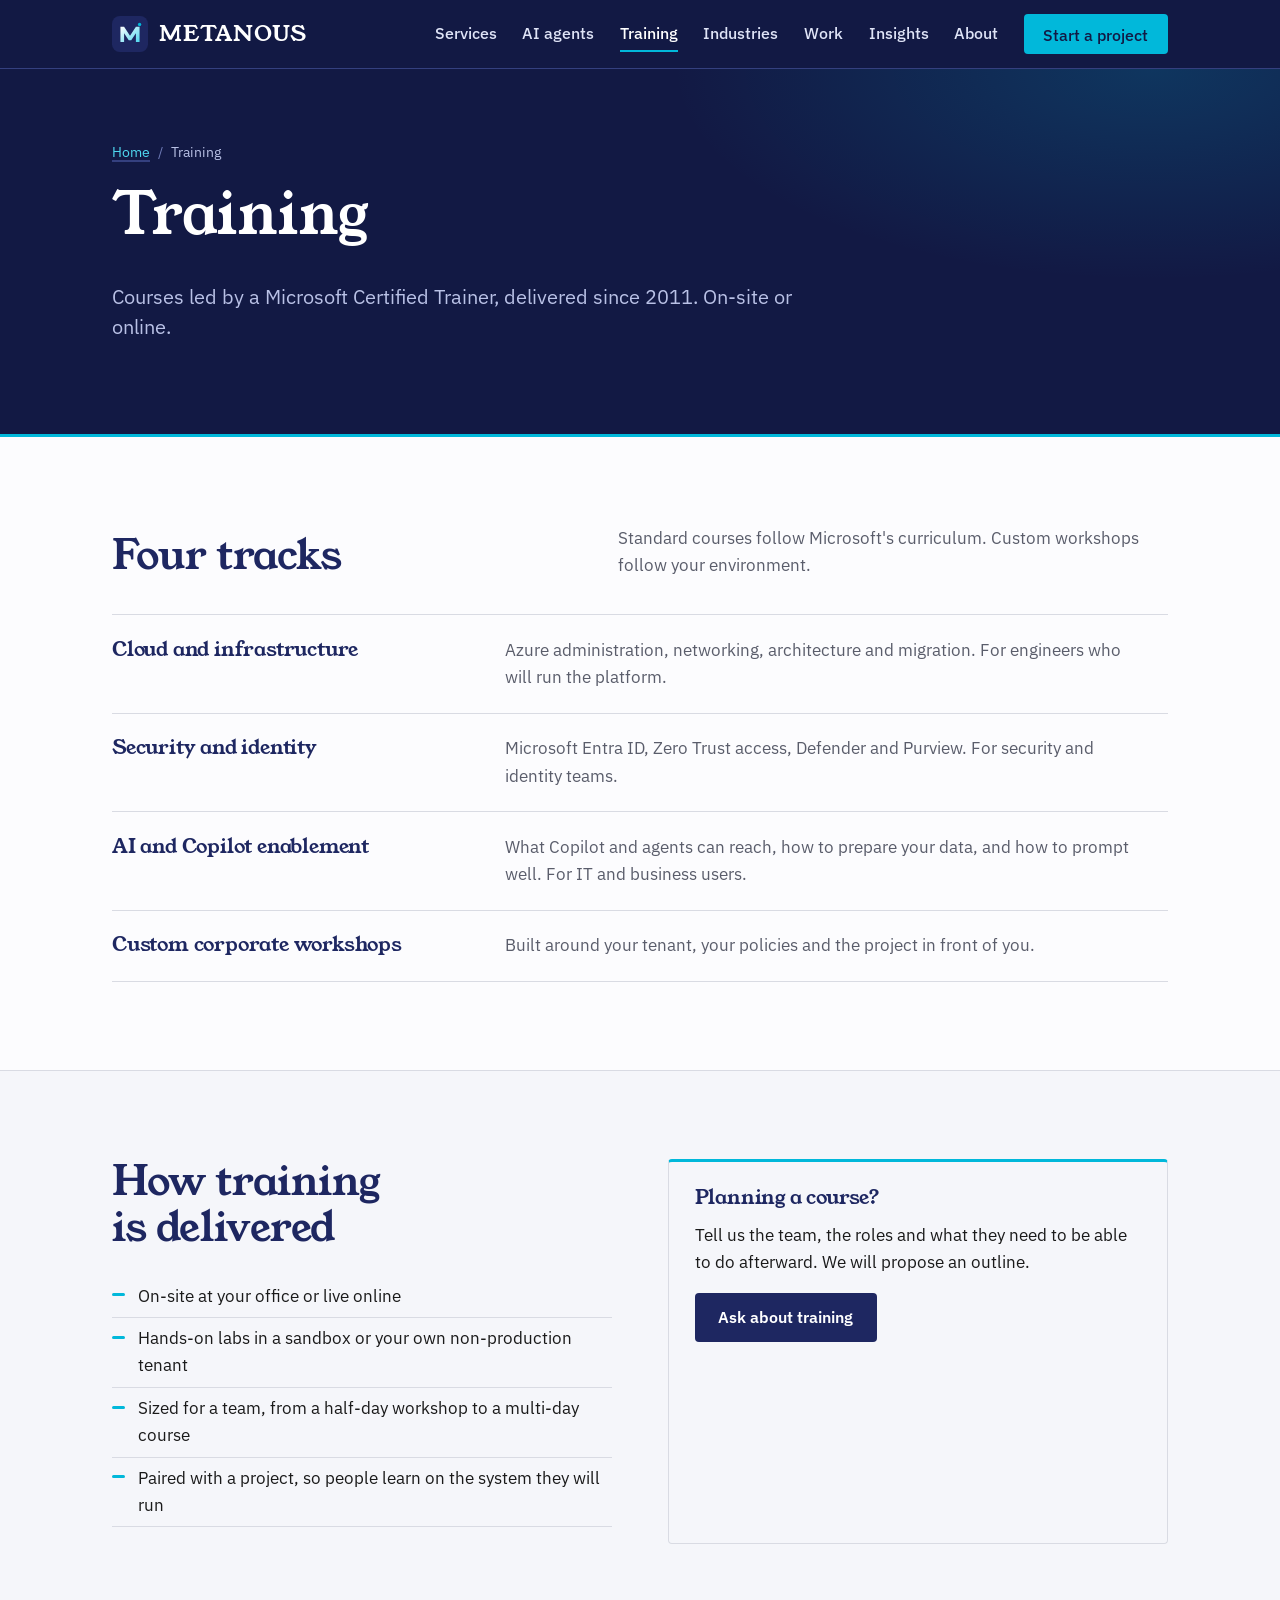
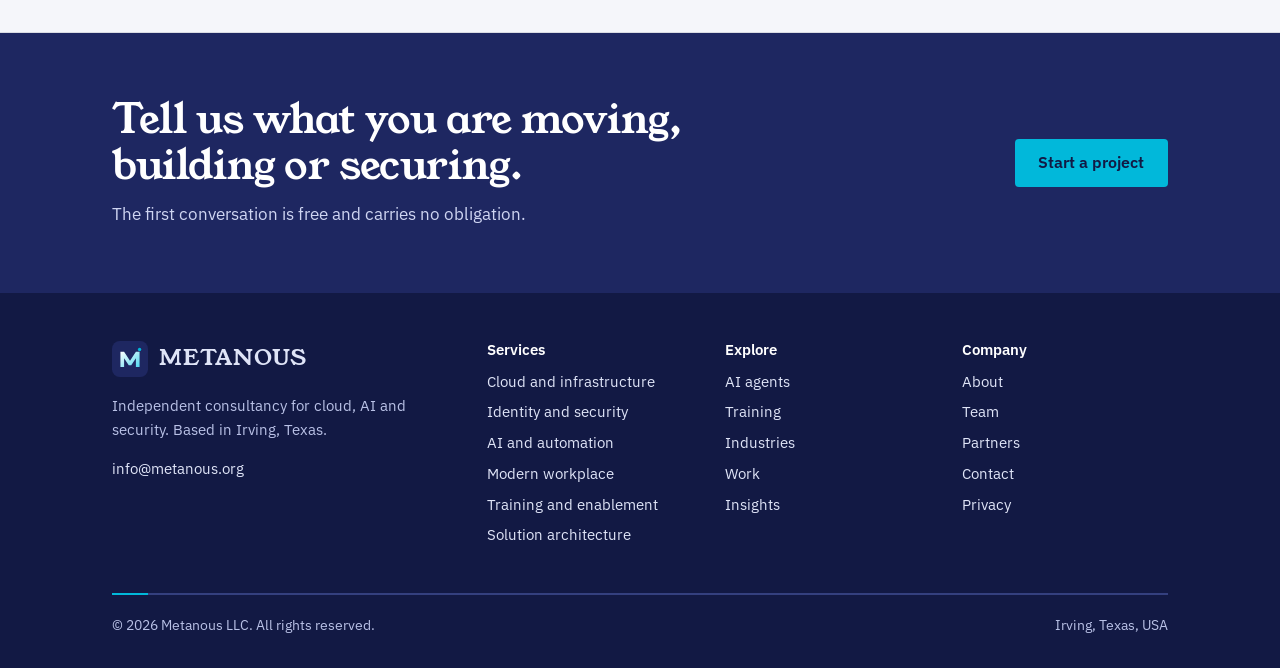
<file: training.html>
<!DOCTYPE html>
<html lang="en">
<head>
<meta charset="utf-8">
<meta name="viewport" content="width=device-width, initial-scale=1">
<title>Microsoft Certified Trainer-led Azure, security and AI training | Metanous</title>
<meta name="description" content="Azure, security, identity and Copilot training led by a Microsoft Certified Trainer. On-site or online, standard courses or custom workshops.">
<meta name="robots" content="index,follow">
<link rel="canonical" href="https://www.metanous.org/training.html">
<meta property="og:site_name" content="Metanous">
<meta property="og:type" content="website">
<meta property="og:title" content="Microsoft Certified Trainer-led Azure, security and AI training">
<meta property="og:description" content="Azure, security, identity and Copilot training led by a Microsoft Certified Trainer. On-site or online, standard courses or custom workshops.">
<meta property="og:url" content="https://www.metanous.org/training.html">
<meta property="og:image" content="https://www.metanous.org/assets/img/og-default.png">
<meta property="og:image:width" content="1200">
<meta property="og:image:height" content="630">
<meta name="twitter:card" content="summary_large_image">
<meta name="theme-color" content="#121944">
<link rel="icon" href="favicon.svg" type="image/svg+xml">
<link rel="icon" href="favicon.ico" sizes="32x32">
<link rel="apple-touch-icon" href="assets/img/apple-touch-icon.png">
<link rel="manifest" href="site.webmanifest">
<link rel="preload" href="assets/fonts/young-serif-latin-400-normal.woff2" as="font" type="font/woff2" crossorigin>
<link rel="stylesheet" href="assets/css/site.css">
<script type="application/ld+json">{"@context": "https://schema.org", "@graph": [{"@type": "BreadcrumbList", "itemListElement": [{"@type": "ListItem", "position": 1, "name": "Home", "item": "https://www.metanous.org/"}, {"@type": "ListItem", "position": 2, "name": "Training", "item": "https://www.metanous.org/training.html"}]}]}</script>
</head>
<body>
<a class="skip" href="#main">Skip to content</a>
<header class="site-head">
  <div class="wrap">
    <a class="brand" href="index.html" aria-label="Metanous home"><img src="assets/img/logo-mark.svg" alt="" width="36" height="36"><span>METANOUS</span></a>
    <button class="nav-toggle" aria-controls="nav" aria-expanded="false">Menu</button>
    <nav class="nav" id="nav" aria-label="Main"><ul><li><a href="services.html">Services</a></li><li><a href="ai-agents.html">AI agents</a></li><li><a href="training.html" aria-current="page">Training</a></li><li><a href="industries.html">Industries</a></li><li><a href="work.html">Work</a></li><li><a href="insights.html">Insights</a></li><li><a href="about.html">About</a></li><li><a class="btn btn-primary" href="contact.html">Start a project</a></li></ul></nav>
  </div>
</header>
<main id="main">
<section class="page-head dark"><div class="wrap"><nav class="crumbs" aria-label="Breadcrumb"><ol><li><a href="index.html">Home</a></li><li aria-current="page">Training</li></ol></nav><h1>Training</h1><p class="lede">Courses led by a Microsoft Certified Trainer, delivered since 2011. On-site or online.</p></div></section><section class="section"><div class="wrap">
  <div class="section-head"><h2>Four tracks</h2><p>Standard courses follow Microsoft's curriculum. Custom workshops follow your environment.</p></div>
  <ul class="index"><li><h3>Cloud and infrastructure</h3><p>Azure administration, networking, architecture and migration. For engineers who will run the platform.</p><span></span></li><li><h3>Security and identity</h3><p>Microsoft Entra ID, Zero Trust access, Defender and Purview. For security and identity teams.</p><span></span></li><li><h3>AI and Copilot enablement</h3><p>What Copilot and agents can reach, how to prepare your data, and how to prompt well. For IT and business users.</p><span></span></li><li><h3>Custom corporate workshops</h3><p>Built around your tenant, your policies and the project in front of you.</p><span></span></li></ul>
</div></section>
<section class="section tint"><div class="wrap"><div class="cols">
  <div><h2>How training is delivered</h2><ul class="ticks"><li>On-site at your office or live online</li><li>Hands-on labs in a sandbox or your own non-production tenant</li><li>Sized for a team, from a half-day workshop to a multi-day course</li><li>Paired with a project, so people learn on the system they will run</li></ul></div>
  <div class="callout"><h3>Planning a course?</h3><p>Tell us the team, the roles and what they need to be able to do afterward. We will propose an outline.</p><p><a class="btn btn-navy" href="contact.html">Ask about training</a></p></div>
</div></div></section>
</main>
<section class="cta" aria-label="Start a project">
  <div class="wrap">
    <div><h2>Tell us what you are moving, building or securing.</h2><p>The first conversation is free and carries no obligation.</p></div>
    <a class="btn btn-primary" href="contact.html">Start a project</a>
  </div>
</section>
<footer class="site-foot">
  <div class="wrap">
    <div class="foot-grid">
      <div><a class="brand" href="index.html"><img src="assets/img/logo-mark.svg" alt="" width="36" height="36"><span>METANOUS</span></a>
        <p style="margin-top:1rem;max-width:34ch">Independent consultancy for cloud, AI and security. Based in Irving, Texas.</p>
        <p><a href="mailto:info@metanous.org">info@metanous.org</a></p></div>
      <div><h2>Services</h2><ul><li><a href="services.html#cloud">Cloud and infrastructure</a></li><li><a href="services.html#security">Identity and security</a></li><li><a href="services.html#ai">AI and automation</a></li><li><a href="services.html#workplace">Modern workplace</a></li><li><a href="services.html#training">Training and enablement</a></li><li><a href="services.html#architecture">Solution architecture</a></li></ul></div>
      <div><h2>Explore</h2><ul><li><a href="ai-agents.html">AI agents</a></li><li><a href="training.html">Training</a></li><li><a href="industries.html">Industries</a></li><li><a href="work.html">Work</a></li><li><a href="insights.html">Insights</a></li></ul></div>
      <div><h2>Company</h2><ul><li><a href="about.html">About</a></li><li><a href="team.html">Team</a></li><li><a href="about.html#partners">Partners</a></li><li><a href="contact.html">Contact</a></li><li><a href="privacy.html">Privacy</a></li></ul></div>
    </div>
    <div class="foot-base"><span>&copy; <span id="year">2026</span> Metanous LLC. All rights reserved.</span><span>Irving, Texas, USA</span></div>
  </div>
</footer>
<script src="assets/js/config.js"></script>
<script src="assets/js/site.js"></script>
</body>
</html>
</file>
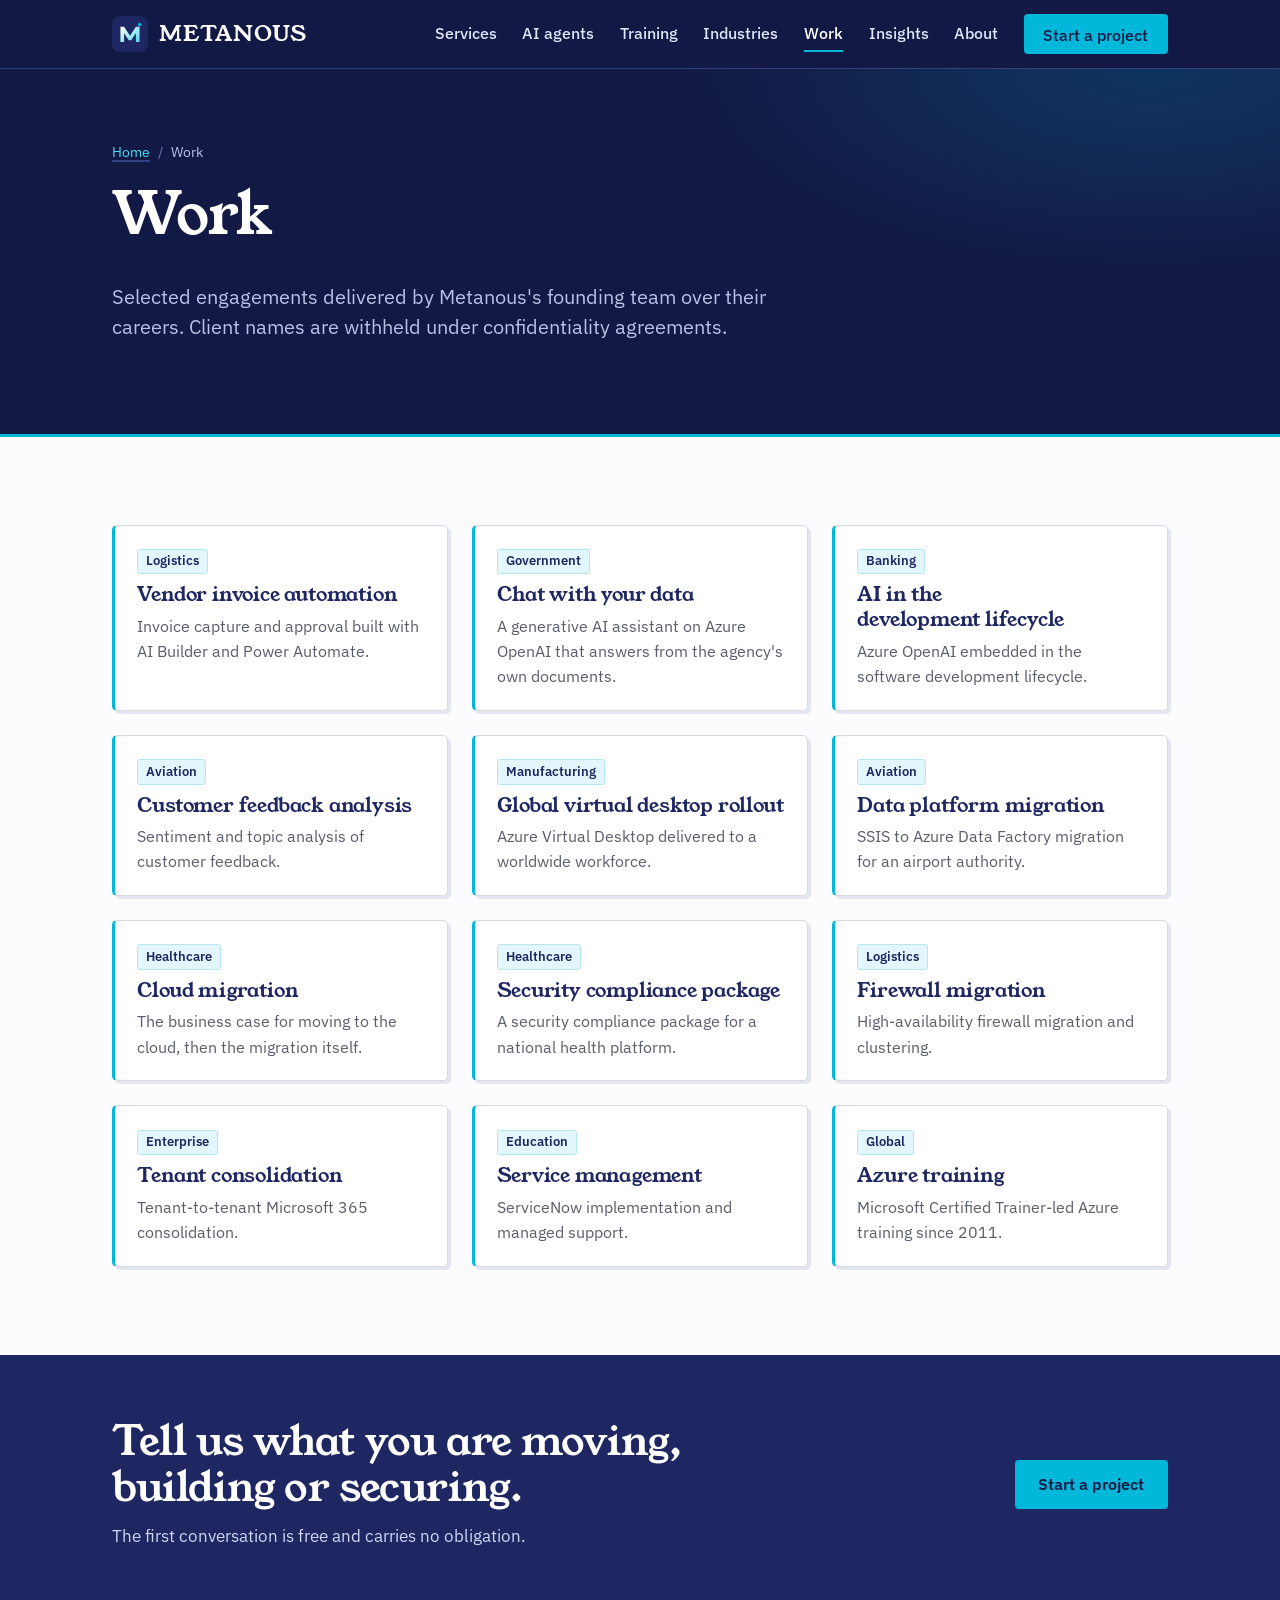
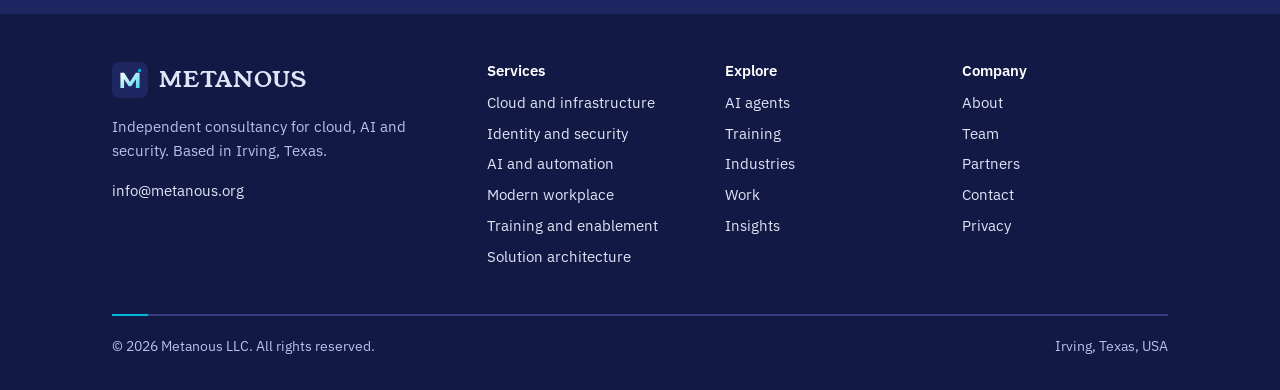
<file: work.html>
<!DOCTYPE html>
<html lang="en">
<head>
<meta charset="utf-8">
<meta name="viewport" content="width=device-width, initial-scale=1">
<title>Work: selected cloud, AI and security engagements | Metanous</title>
<meta name="description" content="Twelve engagements delivered by Metanous&#x27;s founding team: Azure OpenAI assistants, tenant consolidation, virtual desktop rollouts, data platform migrations and more.">
<meta name="robots" content="index,follow">
<link rel="canonical" href="https://www.metanous.org/work.html">
<meta property="og:site_name" content="Metanous">
<meta property="og:type" content="website">
<meta property="og:title" content="Work: selected cloud, AI and security engagements">
<meta property="og:description" content="Twelve engagements delivered by Metanous&#x27;s founding team: Azure OpenAI assistants, tenant consolidation, virtual desktop rollouts, data platform migrations and more.">
<meta property="og:url" content="https://www.metanous.org/work.html">
<meta property="og:image" content="https://www.metanous.org/assets/img/og-default.png">
<meta property="og:image:width" content="1200">
<meta property="og:image:height" content="630">
<meta name="twitter:card" content="summary_large_image">
<meta name="theme-color" content="#121944">
<link rel="icon" href="favicon.svg" type="image/svg+xml">
<link rel="icon" href="favicon.ico" sizes="32x32">
<link rel="apple-touch-icon" href="assets/img/apple-touch-icon.png">
<link rel="manifest" href="site.webmanifest">
<link rel="preload" href="assets/fonts/young-serif-latin-400-normal.woff2" as="font" type="font/woff2" crossorigin>
<link rel="stylesheet" href="assets/css/site.css">
<script type="application/ld+json">{"@context": "https://schema.org", "@graph": [{"@type": "BreadcrumbList", "itemListElement": [{"@type": "ListItem", "position": 1, "name": "Home", "item": "https://www.metanous.org/"}, {"@type": "ListItem", "position": 2, "name": "Work", "item": "https://www.metanous.org/work.html"}]}]}</script>
</head>
<body>
<a class="skip" href="#main">Skip to content</a>
<header class="site-head">
  <div class="wrap">
    <a class="brand" href="index.html" aria-label="Metanous home"><img src="assets/img/logo-mark.svg" alt="" width="36" height="36"><span>METANOUS</span></a>
    <button class="nav-toggle" aria-controls="nav" aria-expanded="false">Menu</button>
    <nav class="nav" id="nav" aria-label="Main"><ul><li><a href="services.html">Services</a></li><li><a href="ai-agents.html">AI agents</a></li><li><a href="training.html">Training</a></li><li><a href="industries.html">Industries</a></li><li><a href="work.html" aria-current="page">Work</a></li><li><a href="insights.html">Insights</a></li><li><a href="about.html">About</a></li><li><a class="btn btn-primary" href="contact.html">Start a project</a></li></ul></nav>
  </div>
</header>
<main id="main">
<section class="page-head dark"><div class="wrap"><nav class="crumbs" aria-label="Breadcrumb"><ol><li><a href="index.html">Home</a></li><li aria-current="page">Work</li></ol></nav><h1>Work</h1><p class="lede">Selected engagements delivered by Metanous's founding team over their careers. Client names are withheld under confidentiality agreements.</p></div></section><section class="section"><div class="wrap"><div class="work"><article><span class="tag">Logistics</span><h3>Vendor invoice automation</h3><p>Invoice capture and approval built with AI Builder and Power Automate.</p></article><article><span class="tag">Government</span><h3>Chat with your data</h3><p>A generative AI assistant on Azure OpenAI that answers from the agency's own documents.</p></article><article><span class="tag">Banking</span><h3>AI in the development lifecycle</h3><p>Azure OpenAI embedded in the software development lifecycle.</p></article><article><span class="tag">Aviation</span><h3>Customer feedback analysis</h3><p>Sentiment and topic analysis of customer feedback.</p></article><article><span class="tag">Manufacturing</span><h3>Global virtual desktop rollout</h3><p>Azure Virtual Desktop delivered to a worldwide workforce.</p></article><article><span class="tag">Aviation</span><h3>Data platform migration</h3><p>SSIS to Azure Data Factory migration for an airport authority.</p></article><article><span class="tag">Healthcare</span><h3>Cloud migration</h3><p>The business case for moving to the cloud, then the migration itself.</p></article><article><span class="tag">Healthcare</span><h3>Security compliance package</h3><p>A security compliance package for a national health platform.</p></article><article><span class="tag">Logistics</span><h3>Firewall migration</h3><p>High-availability firewall migration and clustering.</p></article><article><span class="tag">Enterprise</span><h3>Tenant consolidation</h3><p>Tenant-to-tenant Microsoft 365 consolidation.</p></article><article><span class="tag">Education</span><h3>Service management</h3><p>ServiceNow implementation and managed support.</p></article><article><span class="tag">Global</span><h3>Azure training</h3><p>Microsoft Certified Trainer-led Azure training since 2011.</p></article></div></div></section>
</main>
<section class="cta" aria-label="Start a project">
  <div class="wrap">
    <div><h2>Tell us what you are moving, building or securing.</h2><p>The first conversation is free and carries no obligation.</p></div>
    <a class="btn btn-primary" href="contact.html">Start a project</a>
  </div>
</section>
<footer class="site-foot">
  <div class="wrap">
    <div class="foot-grid">
      <div><a class="brand" href="index.html"><img src="assets/img/logo-mark.svg" alt="" width="36" height="36"><span>METANOUS</span></a>
        <p style="margin-top:1rem;max-width:34ch">Independent consultancy for cloud, AI and security. Based in Irving, Texas.</p>
        <p><a href="mailto:info@metanous.org">info@metanous.org</a></p></div>
      <div><h2>Services</h2><ul><li><a href="services.html#cloud">Cloud and infrastructure</a></li><li><a href="services.html#security">Identity and security</a></li><li><a href="services.html#ai">AI and automation</a></li><li><a href="services.html#workplace">Modern workplace</a></li><li><a href="services.html#training">Training and enablement</a></li><li><a href="services.html#architecture">Solution architecture</a></li></ul></div>
      <div><h2>Explore</h2><ul><li><a href="ai-agents.html">AI agents</a></li><li><a href="training.html">Training</a></li><li><a href="industries.html">Industries</a></li><li><a href="work.html">Work</a></li><li><a href="insights.html">Insights</a></li></ul></div>
      <div><h2>Company</h2><ul><li><a href="about.html">About</a></li><li><a href="team.html">Team</a></li><li><a href="about.html#partners">Partners</a></li><li><a href="contact.html">Contact</a></li><li><a href="privacy.html">Privacy</a></li></ul></div>
    </div>
    <div class="foot-base"><span>&copy; <span id="year">2026</span> Metanous LLC. All rights reserved.</span><span>Irving, Texas, USA</span></div>
  </div>
</footer>
<script src="assets/js/config.js"></script>
<script src="assets/js/site.js"></script>
</body>
</html>
</file>
<file: assets/css/site.css>
/* Metanous site styles. Brand tokens follow the Metanous design system:
   navy anchor, teal accent rules, cyan on dark grounds only. */
@font-face{font-family:"Young Serif";src:url("../fonts/young-serif-latin-400-normal.woff2") format("woff2");font-weight:400;font-display:swap}
@font-face{font-family:"IBM Plex Sans";src:url("../fonts/ibm-plex-sans-latin-400-normal.woff2") format("woff2");font-weight:400;font-display:swap}
@font-face{font-family:"IBM Plex Sans";src:url("../fonts/ibm-plex-sans-latin-500-normal.woff2") format("woff2");font-weight:500;font-display:swap}
@font-face{font-family:"IBM Plex Sans";src:url("../fonts/ibm-plex-sans-latin-600-normal.woff2") format("woff2");font-weight:600;font-display:swap}

:root{
  --navy:#1E2761; --navy-deep:#121944; --navy-line:#34407f;
  --teal:#01B8DA; --cyan:#4FD8F0;
  --ink:#1a1a1a; --gray:#5A5D6B; --border:#D9DBE3;
  --tint:#F5F6FA; --surface:#FCFCFE; --white:#fff;
  --serif:"Young Serif","Times New Roman",Times,serif;
  --sans:"IBM Plex Sans",Helvetica,Arial,sans-serif;
  --wrap:72rem; --gutter:clamp(1.25rem,4vw,3rem);
  --step--1:.875rem; --step-0:1.0625rem; --step-1:1.25rem; --step-2:1.6rem;
  --step-3:clamp(1.9rem,3.2vw,2.6rem); --step-4:clamp(2.5rem,6.2vw,4.75rem);
}
*,*::before,*::after{box-sizing:border-box}
html{-webkit-text-size-adjust:100%;scroll-behavior:smooth}
body{margin:0;font-family:var(--sans);font-size:var(--step-0);line-height:1.6;color:var(--ink);background:var(--surface)}
img,svg,video{max-width:100%;height:auto;display:block}
h1,h2,h3{font-family:var(--serif);font-weight:400;color:var(--navy);line-height:1.12;margin:0 0 .6em;letter-spacing:-.01em;text-wrap:balance}
h1{font-size:var(--step-4)} h2{font-size:var(--step-3)} h3{font-size:var(--step-1);line-height:1.25}
p{margin:0 0 1em;max-width:68ch} ul,ol{margin:0 0 1em;padding-left:1.2em}
a{color:var(--navy);text-decoration-color:var(--teal);text-decoration-thickness:2px;text-underline-offset:.2em}
a:hover{text-decoration-color:var(--navy)}
:focus-visible{outline:3px solid var(--teal);outline-offset:3px;border-radius:2px}
.wrap{max-width:var(--wrap);margin-inline:auto;padding-inline:var(--gutter)}
.skip{position:absolute;left:-999px;top:0;background:var(--white);color:var(--navy);padding:.6rem 1rem;z-index:20}
.skip:focus{left:1rem;top:1rem}
.lede{font-size:var(--step-1);line-height:1.5;color:var(--gray);max-width:58ch}
.muted{color:var(--gray)} .small{font-size:var(--step--1)}

/* Header */
.site-head{background:var(--navy-deep);color:var(--white);position:sticky;top:0;z-index:10;border-bottom:1px solid var(--navy-line)}
.site-head .wrap{display:flex;align-items:center;justify-content:space-between;gap:1rem;min-height:4.25rem}
.brand{display:flex;align-items:center;gap:.7rem;color:var(--white);text-decoration:none}
.brand img{width:2.25rem;height:2.25rem}
.brand span{font-family:var(--serif);font-size:1.35rem;letter-spacing:.06em}
.nav ul{list-style:none;display:flex;gap:clamp(.8rem,2vw,1.6rem);margin:0;padding:0;align-items:center}
.nav a{color:#dfe4f7;text-decoration:none;font-size:.97rem;font-weight:500;padding:.4rem 0;border-bottom:2px solid transparent}
.nav a:hover,.nav a[aria-current="page"]{color:var(--white);border-bottom-color:var(--teal)}
.nav .btn{border-bottom:0;padding:.6rem 1.1rem;color:var(--navy-deep)}
.nav .btn:hover{color:var(--navy-deep);border-bottom:0}
.nav-toggle{display:none;background:none;border:1px solid var(--navy-line);color:var(--white);border-radius:4px;padding:.45rem .7rem;font:500 .95rem var(--sans);cursor:pointer}
@media (max-width:60rem){
  .nav-toggle{display:block}
  .nav{display:none;position:absolute;left:0;right:0;top:100%;background:var(--navy-deep);border-bottom:1px solid var(--navy-line);padding:.5rem var(--gutter) 1.25rem}
  .nav.open{display:block}
  .nav ul{flex-direction:column;align-items:flex-start;gap:.2rem}
  .nav a{display:block;padding:.6rem 0;font-size:1.05rem}
  .nav .btn{margin-top:.6rem;display:inline-block;padding:.7rem 1.2rem}
}

/* Buttons */
.btn{display:inline-block;font:600 1rem var(--sans);padding:.8rem 1.35rem;border-radius:4px;text-decoration:none;border:2px solid transparent;cursor:pointer;line-height:1.2}
.btn-primary{background:var(--teal);color:var(--navy-deep)}
.btn-primary:hover{background:var(--cyan)}
.btn-ghost{border-color:#8f9bd6;color:var(--white)}
.btn-ghost:hover{border-color:var(--white)}
.btn-navy{background:var(--navy);color:var(--white)}
.btn-navy:hover{background:var(--navy-deep)}
.btn-row{display:flex;flex-wrap:wrap;gap:.8rem;margin-top:1.6rem}

/* Dark grounds */
.dark{background:var(--navy-deep);color:#e6e9f8}
.dark h1,.dark h2,.dark h3{color:var(--white)}
.dark .lede,.dark .muted{color:#b9c1e6}
.dark a:not(.btn){color:var(--cyan);text-decoration-color:var(--navy-line)}
.dark a:not(.btn):hover{text-decoration-color:var(--cyan)}

/* Hero */
.hero{position:relative;overflow:hidden;background:
  radial-gradient(60rem 30rem at 85% 10%,rgba(1,184,218,.20),transparent 60%),
  radial-gradient(40rem 26rem at 5% 100%,rgba(79,216,240,.10),transparent 60%),var(--navy-deep)}
.hero .wrap{position:relative;padding-block:clamp(3rem,8vw,6.5rem) clamp(2rem,5vw,4rem)}
.hero h1{max-width:13ch;margin-bottom:.45em}
.hero .lede{max-width:46ch}
.route{margin-top:clamp(2rem,5vw,3.5rem)}
@media (max-width:44rem){.route{display:none}}
.route svg{width:100%;height:auto}
.route text{font-family:var(--sans)}
.route .line{fill:none;stroke:var(--teal);stroke-width:3;stroke-linecap:round;stroke-dasharray:1;stroke-dashoffset:1;animation:draw 3.2s .3s cubic-bezier(.6,.05,.2,1) forwards}
.route .node{opacity:0;animation:pop .5s forwards}
.route .n1{animation-delay:.4s}.route .n2{animation-delay:1.1s}.route .n3{animation-delay:1.8s}.route .n4{animation-delay:2.5s}.route .n5{animation-delay:3.2s}
@keyframes draw{to{stroke-dashoffset:0}}
@keyframes pop{from{opacity:0;transform:translateY(6px)}to{opacity:1;transform:none}}
@media (prefers-reduced-motion:reduce){.route .line{animation:none;stroke-dashoffset:0}.route .node{animation:none;opacity:1}html{scroll-behavior:auto}}
.stars{position:absolute;inset:0;width:100%;height:100%;opacity:.55;pointer-events:none}

/* Page head (inner pages) */
.page-head{background:
  radial-gradient(50rem 22rem at 90% 0%,rgba(1,184,218,.18),transparent 60%),var(--navy-deep);border-bottom:3px solid var(--teal)}
.page-head .wrap{padding-block:clamp(2.5rem,6vw,4.5rem)}
.page-head h1{font-size:clamp(2.2rem,5vw,3.6rem);max-width:18ch}
.crumbs{font-size:var(--step--1);margin-bottom:1.2rem;color:#b9c1e6}
.crumbs ol{list-style:none;display:flex;flex-wrap:wrap;gap:.5rem;padding:0;margin:0}
.crumbs li+li::before{content:"/";margin-right:.5rem;color:#6f7bb8}

/* Sections */
.section{padding-block:clamp(3rem,7vw,5.5rem)}
.section.tint{background:var(--tint);border-block:1px solid var(--border)}
.section-head{display:grid;gap:.4rem 3rem;margin-bottom:2.2rem}
@media (min-width:54rem){.section-head{grid-template-columns:minmax(0,5fr) minmax(0,6fr);align-items:end}}
.section-head h2{margin:0}
.section-head p{margin:0;color:var(--gray)}
.rule-2{height:3px;background:linear-gradient(90deg,var(--navy) 0 20%,var(--teal) 20% 100%);border:0;margin:0 0 2rem}
.dark .rule-2{background:linear-gradient(90deg,var(--white) 0 20%,var(--teal) 20% 100%)}

/* Facts strip */
.facts{display:grid;gap:0;border-block:1px solid var(--border);background:var(--white)}
@media (min-width:48rem){.facts{grid-template-columns:repeat(3,1fr)}}
.facts div{padding:1.4rem var(--gutter);border-left:3px solid var(--teal)}
.facts strong{display:block;font-family:var(--serif);font-weight:400;color:var(--navy);font-size:var(--step-1);margin-bottom:.2rem}
.facts span{color:var(--gray);font-size:.98rem}

/* Index rows (disciplines, agents, work) */
.index{list-style:none;margin:0;padding:0;border-top:1px solid var(--border)}
.index>li{display:grid;gap:.3rem 2rem;padding:1.35rem 0;border-bottom:1px solid var(--border)}
@media (min-width:48rem){.index>li{grid-template-columns:minmax(0,4fr) minmax(0,7fr) auto;align-items:baseline}}
.index h3{margin:0}
.index p{margin:0;color:var(--gray)}
.index .go{font-weight:600;white-space:nowrap}
.dark .index,.dark .index>li{border-color:var(--navy-line)}
.dark .index p,.dark .section-head p{color:#b9c1e6}
.tag{display:inline-block;font-size:.8rem;font-weight:600;color:var(--navy);background:#e3f6fb;border:1px solid #b6e6f2;border-radius:3px;padding:.1rem .5rem;margin-right:.4rem}

/* Phases (a real sequence, so numbered) */
.phases{list-style:none;margin:0;padding:0;display:grid;gap:1.5rem;counter-reset:ph}
@media (min-width:48rem){.phases{grid-template-columns:repeat(2,1fr)}}
@media (min-width:68rem){.phases{grid-template-columns:repeat(4,1fr)}}
.phases li{counter-increment:ph;border-top:3px solid var(--teal);padding-top:1rem}
.phases li::before{content:counter(ph);display:grid;place-items:center;width:2rem;height:2rem;border-radius:50%;background:var(--white);color:var(--navy-deep);font-weight:600;margin-bottom:.8rem}
.phases p{color:#b9c1e6;font-size:.98rem;margin:0}

/* Two column */
.cols{display:grid;gap:2rem 3.5rem}
@media (min-width:54rem){.cols{grid-template-columns:1fr 1fr}.cols.wide-left{grid-template-columns:7fr 5fr}.cols.wide-right{grid-template-columns:4fr 7fr}}
.ticks{list-style:none;padding:0}
.ticks li{padding:.45rem 0 .45rem 1.6rem;position:relative;border-bottom:1px solid var(--border)}
.ticks li::before{content:"";position:absolute;left:0;top:1.05em;width:.8rem;height:3px;background:var(--teal);border-radius:2px}
.dark .ticks li{border-color:var(--navy-line)}

/* Detail blocks (services, agents, industries) */
.detail{display:grid;gap:1rem 3.5rem;padding-block:2.6rem;border-bottom:1px solid var(--border);scroll-margin-top:5.5rem}
.detail:first-of-type{padding-top:0}
@media (min-width:54rem){.detail{grid-template-columns:minmax(0,4fr) minmax(0,7fr)}}
.detail h2{font-size:var(--step-2)}
.detail .ticks{margin-top:.6rem}

/* Callout */
.callout{background:var(--tint);border:1px solid var(--border);border-top:3px solid var(--teal);border-radius:4px;padding:1.4rem 1.6rem}
.callout p:last-child{margin-bottom:0}

/* Work */
.work{display:grid;gap:1.5rem}
@media (min-width:44rem){.work{grid-template-columns:repeat(2,1fr)}}
@media (min-width:68rem){.work{grid-template-columns:repeat(3,1fr)}}
.work article{background:var(--white);border:1px solid var(--border);border-left:3px solid var(--teal);border-radius:5px;padding:1.3rem 1.4rem;box-shadow:3px 3px 0 #E4E6EF}
.work h3{margin:.5rem 0 .4rem}
.work p{margin:0;color:var(--gray);font-size:.98rem}

/* Partners */
.partners{list-style:none;margin:0;padding:0;display:grid;gap:1.5rem}
@media (min-width:44rem){.partners{grid-template-columns:repeat(2,1fr)}}
@media (min-width:68rem){.partners{grid-template-columns:repeat(4,1fr)}}
.partners li{border-top:3px solid var(--teal);padding-top:1rem}
.partners h3{margin:.6rem 0 .3rem}
.partners p{margin:0;color:var(--gray);font-size:.98rem;overflow-wrap:anywhere}

/* Partner marquee */
.pm{overflow:hidden;border-block:1px solid var(--border);background:var(--white);
  -webkit-mask-image:linear-gradient(90deg,transparent,#000 6%,#000 94%,transparent);mask-image:linear-gradient(90deg,transparent,#000 6%,#000 94%,transparent)}
.pm-track{display:flex;width:max-content;animation:pm-scroll 32s linear infinite}
.pm:hover .pm-track,.pm:focus-within .pm-track{animation-play-state:paused}
.pm-set{list-style:none;margin:0;padding:0;display:flex}
.pm-tile{display:flex;flex-direction:column;justify-content:center;align-items:center;gap:.2rem;min-width:15rem;height:6.5rem;padding:0 2rem;border-right:1px solid var(--border);text-align:center}
.pm-tile img{max-height:44px;width:auto;max-width:11rem}
.pm-name{font-family:var(--serif);color:var(--navy);font-size:1.15rem;line-height:1.2}
.pm-kind{font-size:.82rem;color:var(--gray)}
@keyframes pm-scroll{to{transform:translateX(-50%)}}
@media (prefers-reduced-motion:reduce){
  .pm{-webkit-mask-image:none;mask-image:none}
  .pm-track{animation:none;width:auto}
  .pm-set{flex-wrap:wrap}
  .pm-set[aria-hidden]{display:none}
  .pm-tile{flex:1 1 13rem;min-width:0;border-bottom:1px solid var(--border)}
}

/* People */
.people{display:grid;gap:1.5rem}
@media (min-width:54rem){.people{grid-template-columns:repeat(2,1fr)}}
.person{display:grid;grid-template-columns:auto 1fr;gap:1.3rem;align-items:start;background:var(--white);border:1px solid var(--border);border-left:3px solid var(--teal);border-radius:5px;padding:1.4rem;scroll-margin-top:5.5rem}
.person h2{font-size:var(--step-1);margin:0 0 .2rem}
.person p{margin:0 0 .5rem}
.person img,.person .mono{width:5rem;height:5rem;border-radius:50%;object-fit:cover}
.person .mono{display:grid;place-items:center;background:var(--navy);color:var(--white);font-family:var(--serif);font-size:1.5rem;letter-spacing:.04em}

/* Insights */
.posts{display:grid;gap:2rem}
@media (min-width:54rem){.posts{grid-template-columns:repeat(2,1fr)}}
.post-card{display:block;text-decoration:none;border:1px solid var(--border);border-radius:5px;overflow:hidden;background:var(--white)}
.post-card img{width:100%;aspect-ratio:1200/630;object-fit:cover}
.post-card div{padding:1.2rem 1.4rem 1.4rem}
.post-card h3{margin-bottom:.4rem}
.post-card p{color:var(--gray);margin:0;font-size:.98rem}
.post-card:hover{border-color:var(--navy)}
.article{max-width:44rem}
.article h2{font-size:var(--step-2);margin-top:1.8em}
.article p,.article li{font-size:1.1rem;line-height:1.65}
.article img{border-radius:5px;margin:0 0 2rem;border:1px solid var(--border)}

/* FAQ */
.faq details{border-bottom:1px solid var(--border);padding:1rem 0}
.faq summary{cursor:pointer;font-weight:600;color:var(--navy);font-size:1.1rem}
.faq details p{margin:.7rem 0 0;color:var(--gray)}

/* Form */
.form{display:grid;gap:1.1rem}
.form label{display:block;font-weight:600;color:var(--navy);margin-bottom:.3rem;font-size:.97rem}
.form input,.form select,.form textarea{width:100%;font:inherit;padding:.7rem .8rem;border:1px solid #9a9dab;border-radius:4px;background:var(--white);color:var(--ink)}
.form textarea{min-height:9rem;resize:vertical}
.form .two{display:grid;gap:1.1rem}
@media (min-width:40rem){.form .two{grid-template-columns:1fr 1fr}}
.form-note{font-size:var(--step--1);color:var(--gray)}
.form-status{padding:.9rem 1rem;border-radius:4px;border:1px solid var(--border);background:var(--tint)}
.form-status[hidden]{display:none}
.hp{position:absolute;left:-9999px}

/* CTA band + footer */
.cta{background:var(--navy);color:var(--white)}
.cta .wrap{padding-block:clamp(2.5rem,6vw,4rem);display:grid;gap:1.2rem 3rem;align-items:center}
@media (min-width:54rem){.cta .wrap{grid-template-columns:1fr auto}}
.cta h2{color:var(--white);margin:0 0 .3em}
.cta p{color:#cfd5f2;margin:0}
.site-foot{background:var(--navy-deep);color:#b9c1e6;font-size:.95rem}
.site-foot .wrap{padding-block:3rem 2rem}
.foot-grid{display:grid;gap:2rem}
@media (min-width:48rem){.foot-grid{grid-template-columns:5fr 3fr 3fr 3fr}}
.site-foot h2{font-family:var(--sans);font-weight:600;font-size:.95rem;color:var(--white);margin:0 0 .7rem;letter-spacing:0}
.site-foot ul{list-style:none;padding:0;margin:0}
.site-foot li{margin-bottom:.4rem}
.site-foot a{color:#dfe4f7;text-decoration:none}
.site-foot a:hover{color:var(--white);text-decoration:underline;text-decoration-color:var(--teal)}
.foot-base{margin-top:2.5rem;padding-top:1.3rem;background:linear-gradient(90deg,var(--teal) 0 36px,var(--navy-line) 36px) top/100% 2px no-repeat;display:flex;flex-wrap:wrap;gap:.5rem 2rem;justify-content:space-between;font-size:.88rem}

video.film{width:100%;border-radius:5px;border:1px solid var(--navy-line);background:var(--navy-deep)}
@media print{.site-head,.cta,.site-foot,.nav-toggle{display:none}}
</file>
